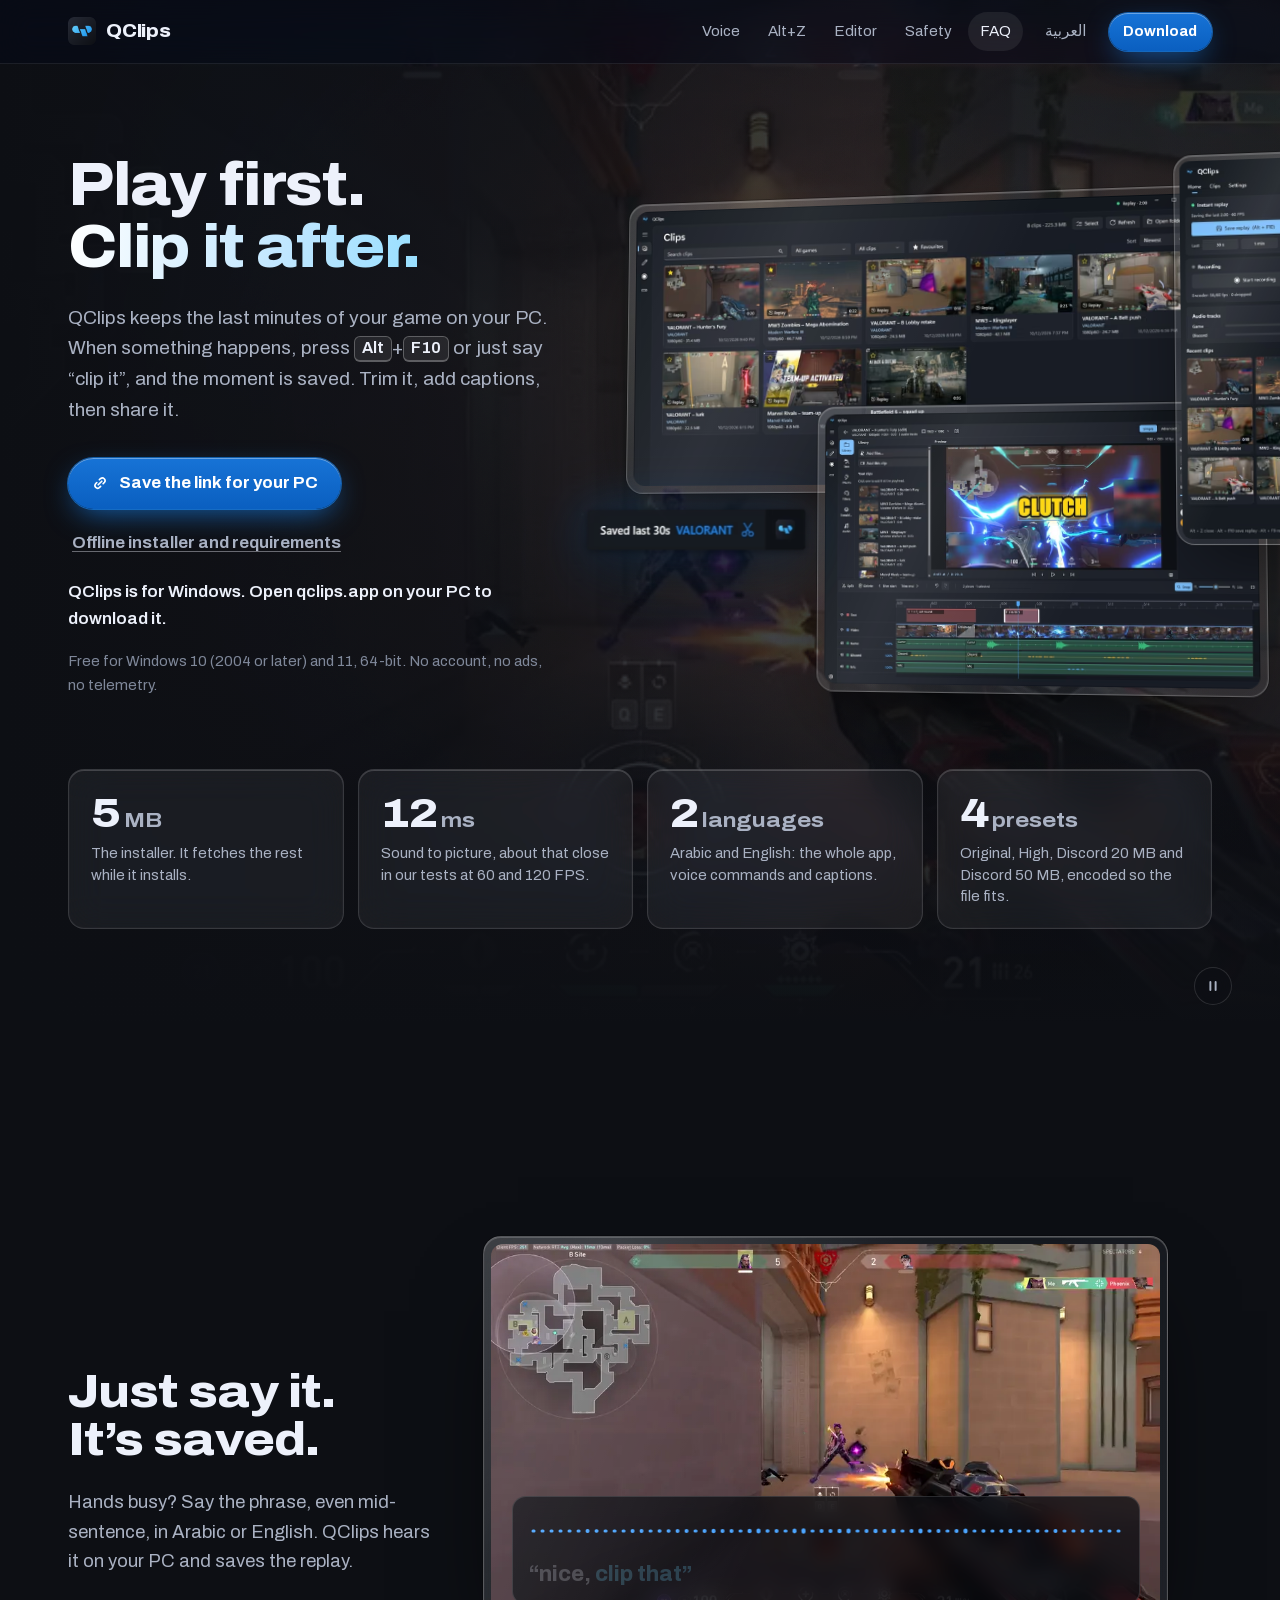
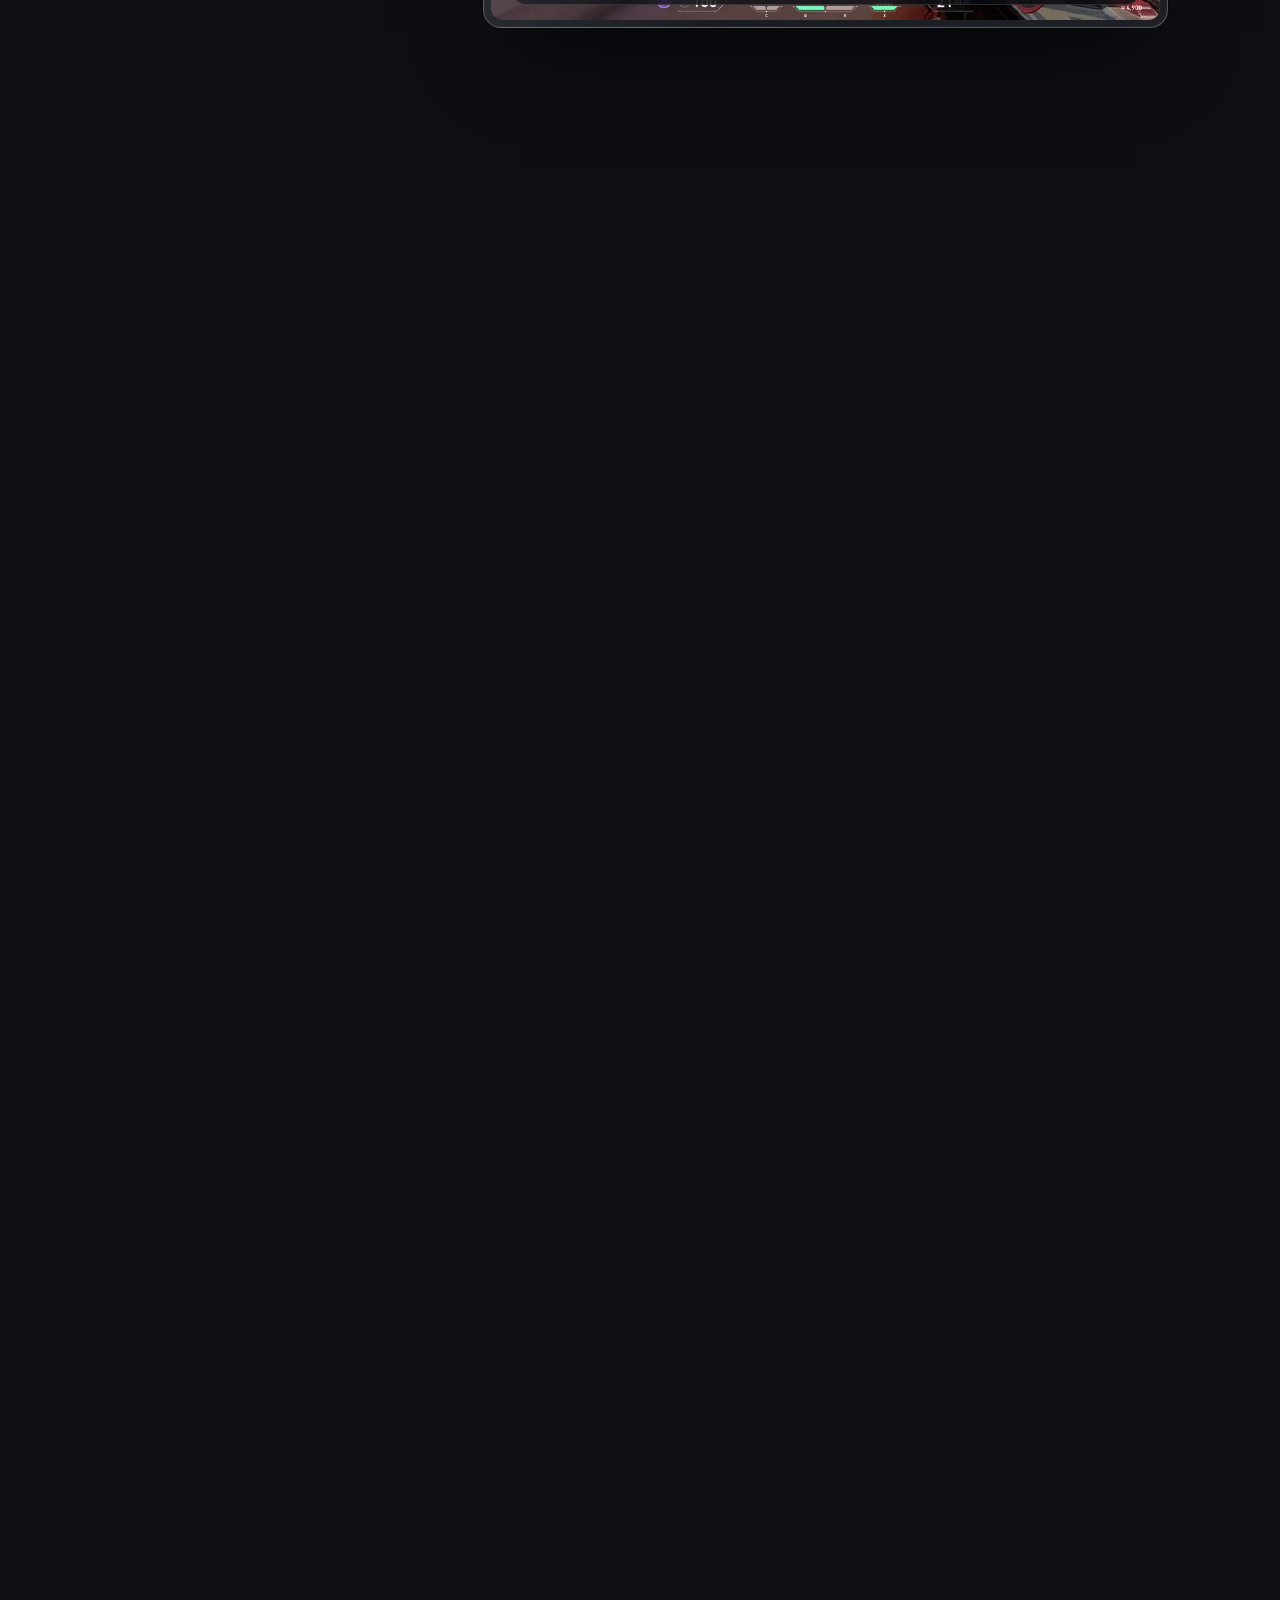
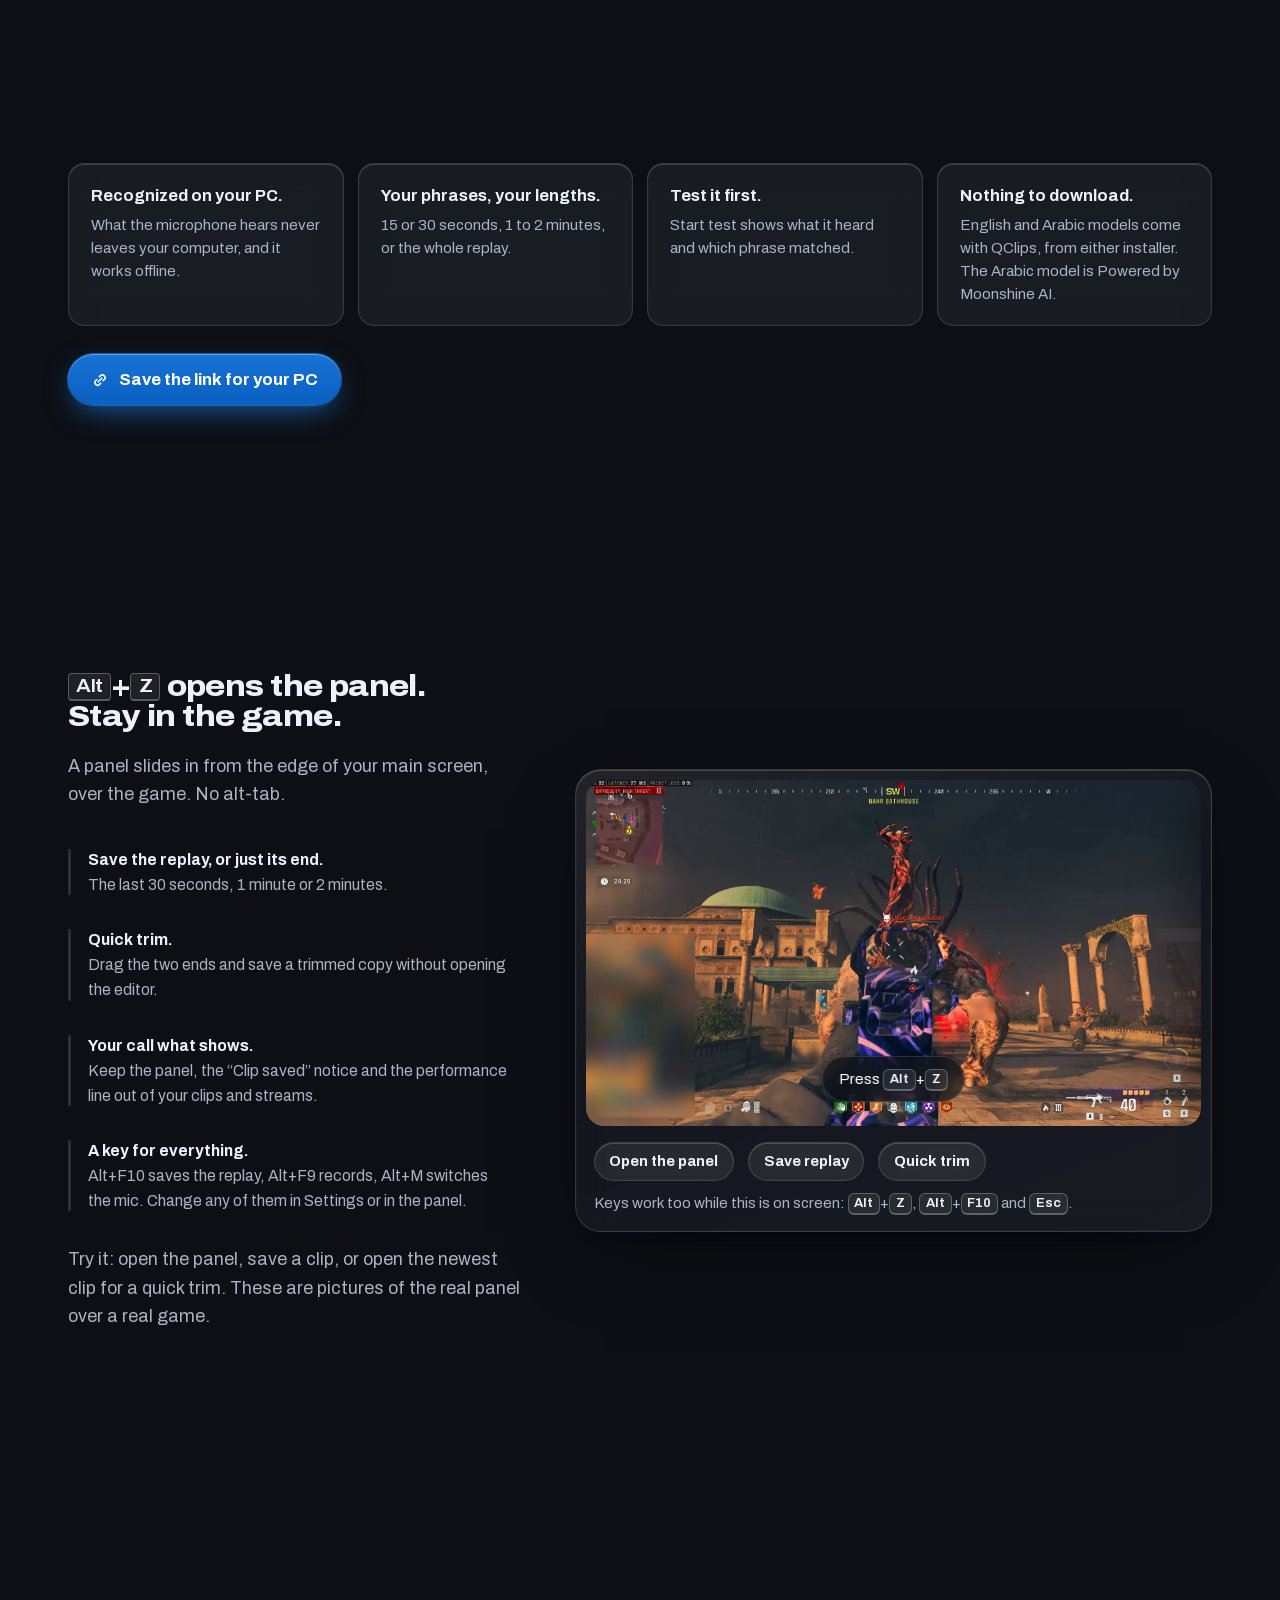
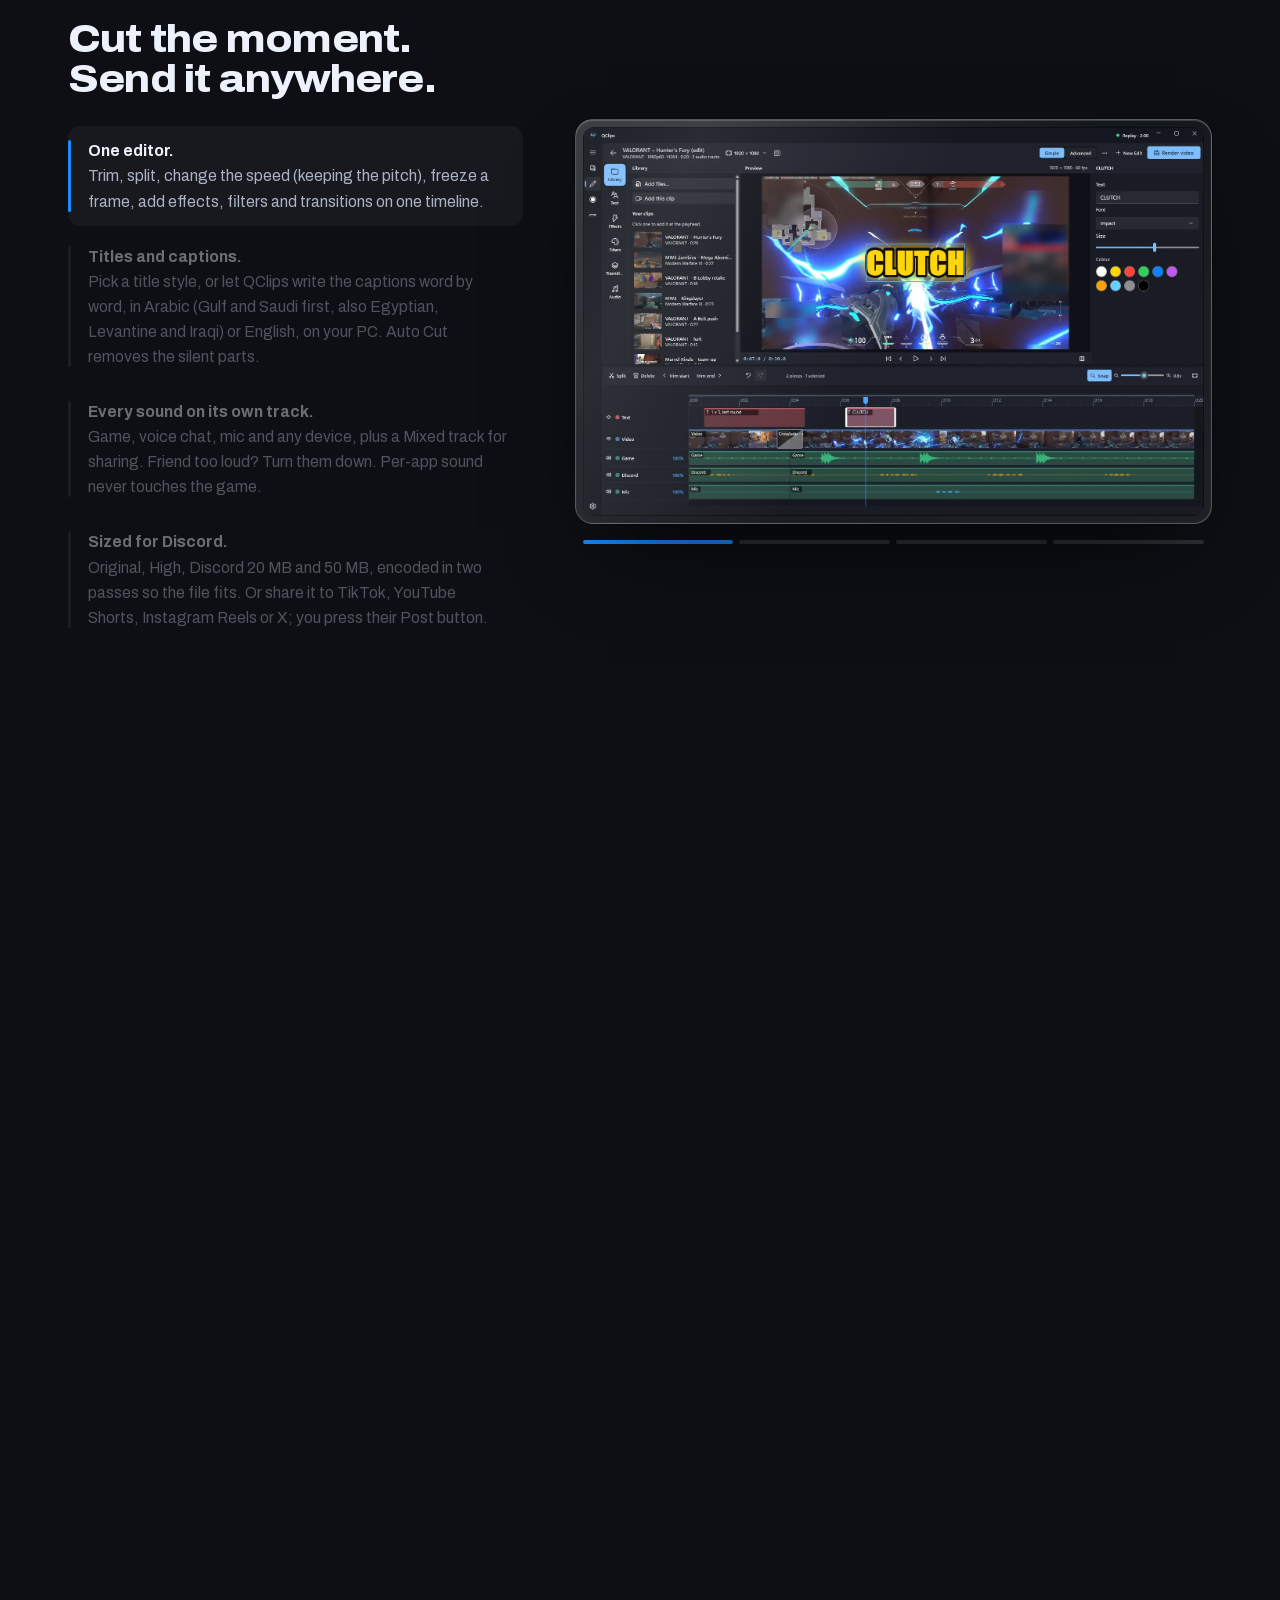
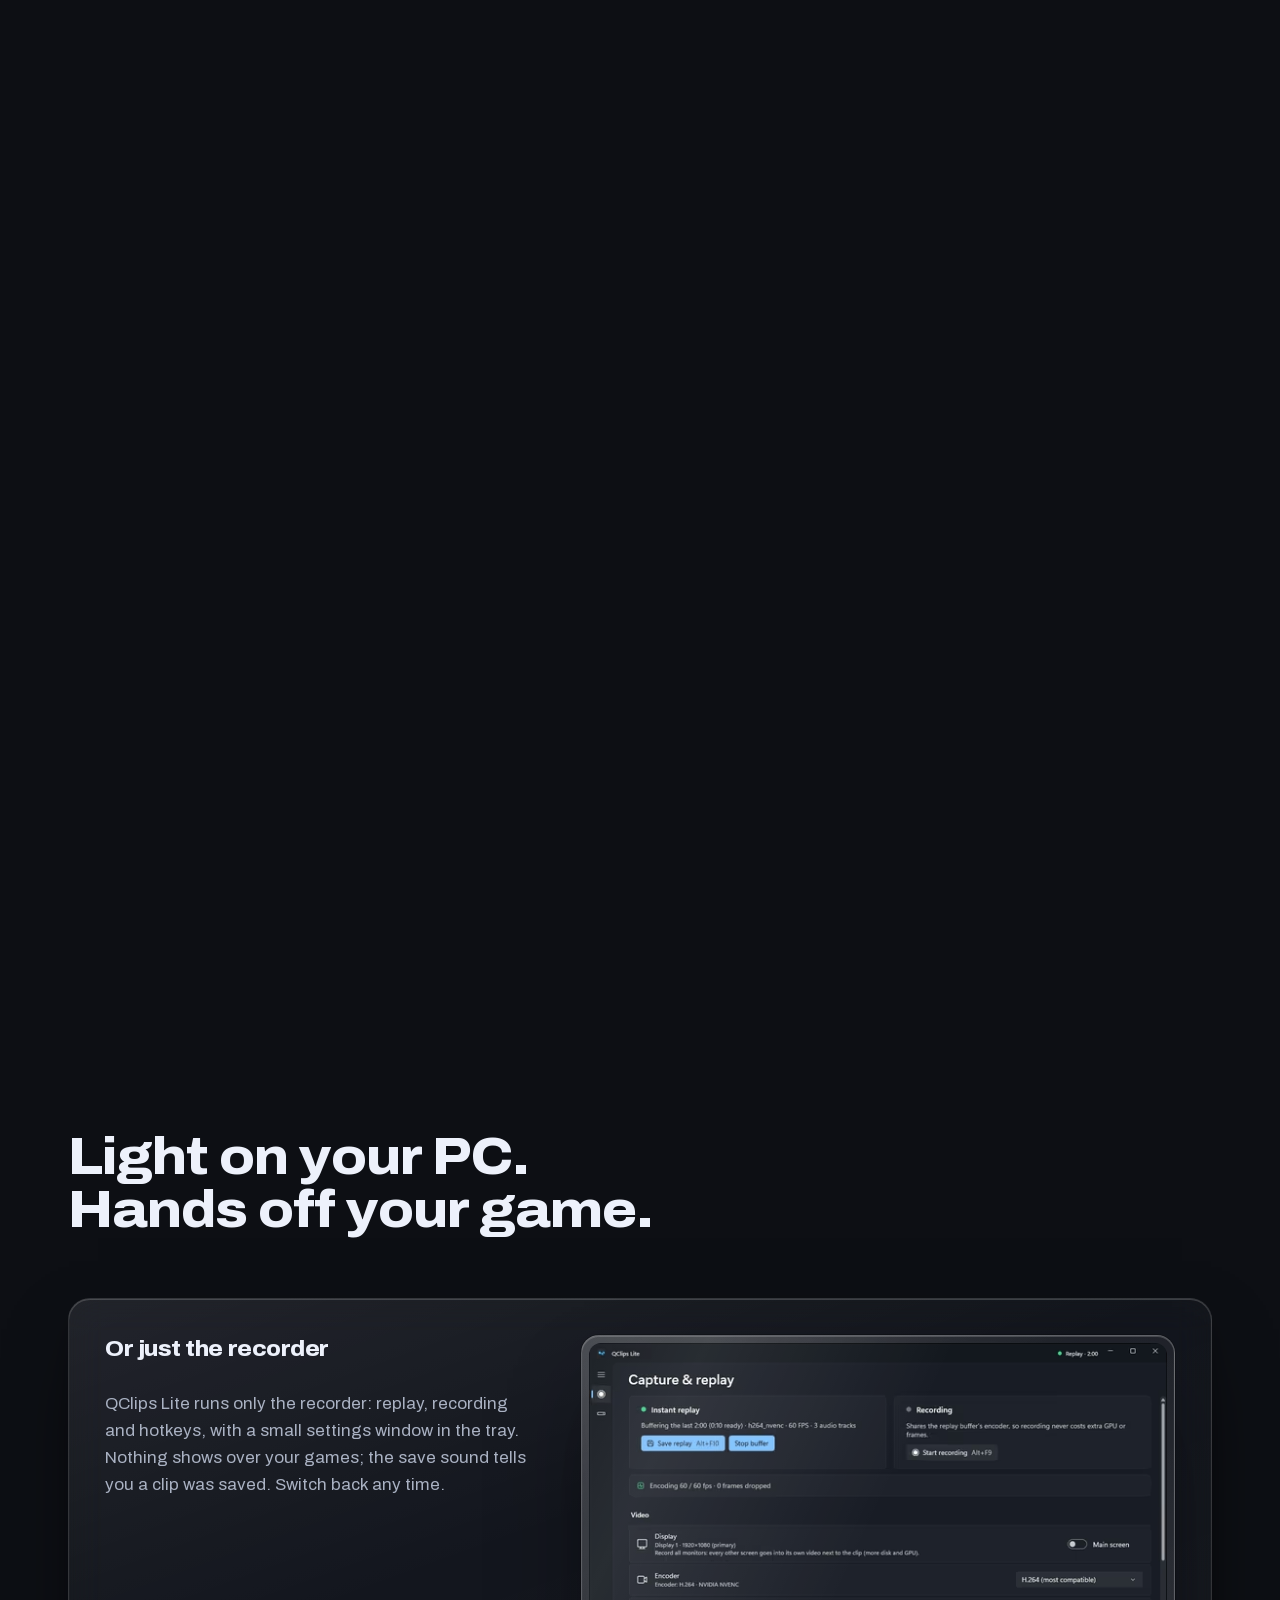
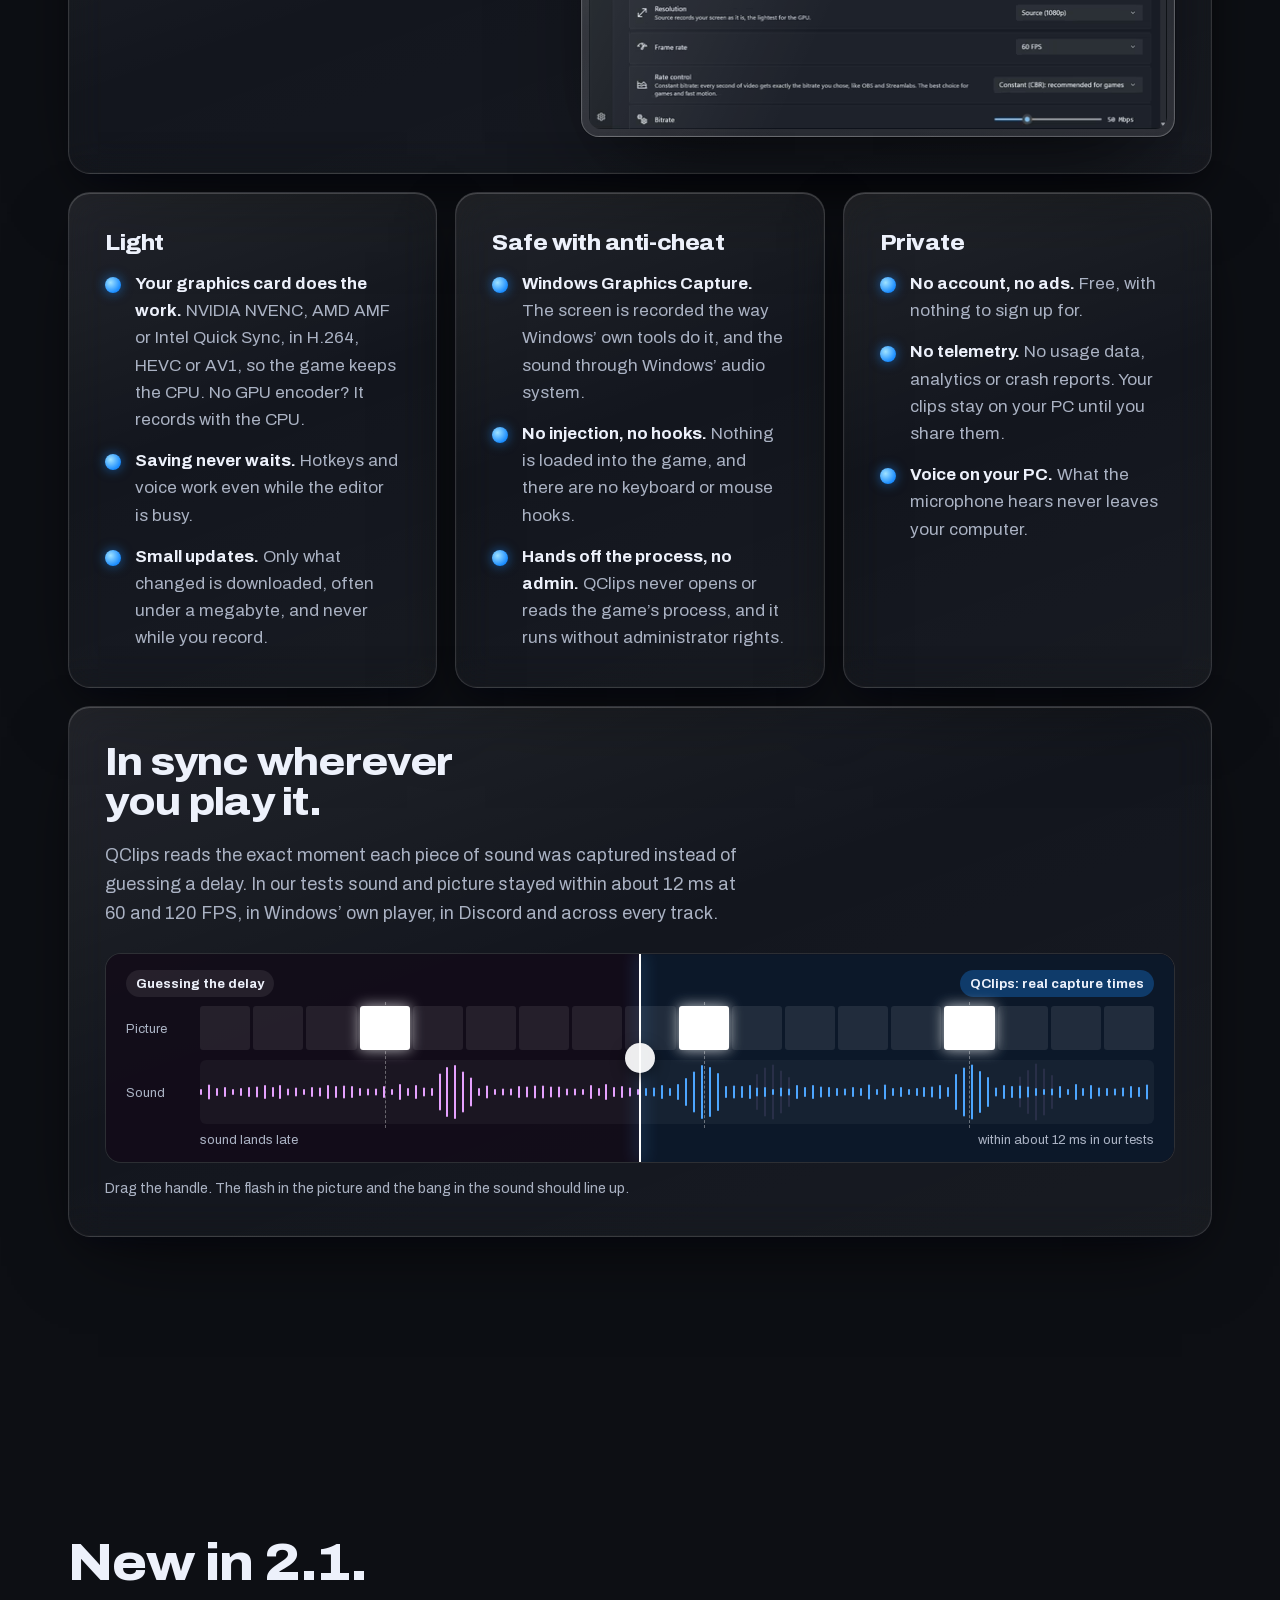
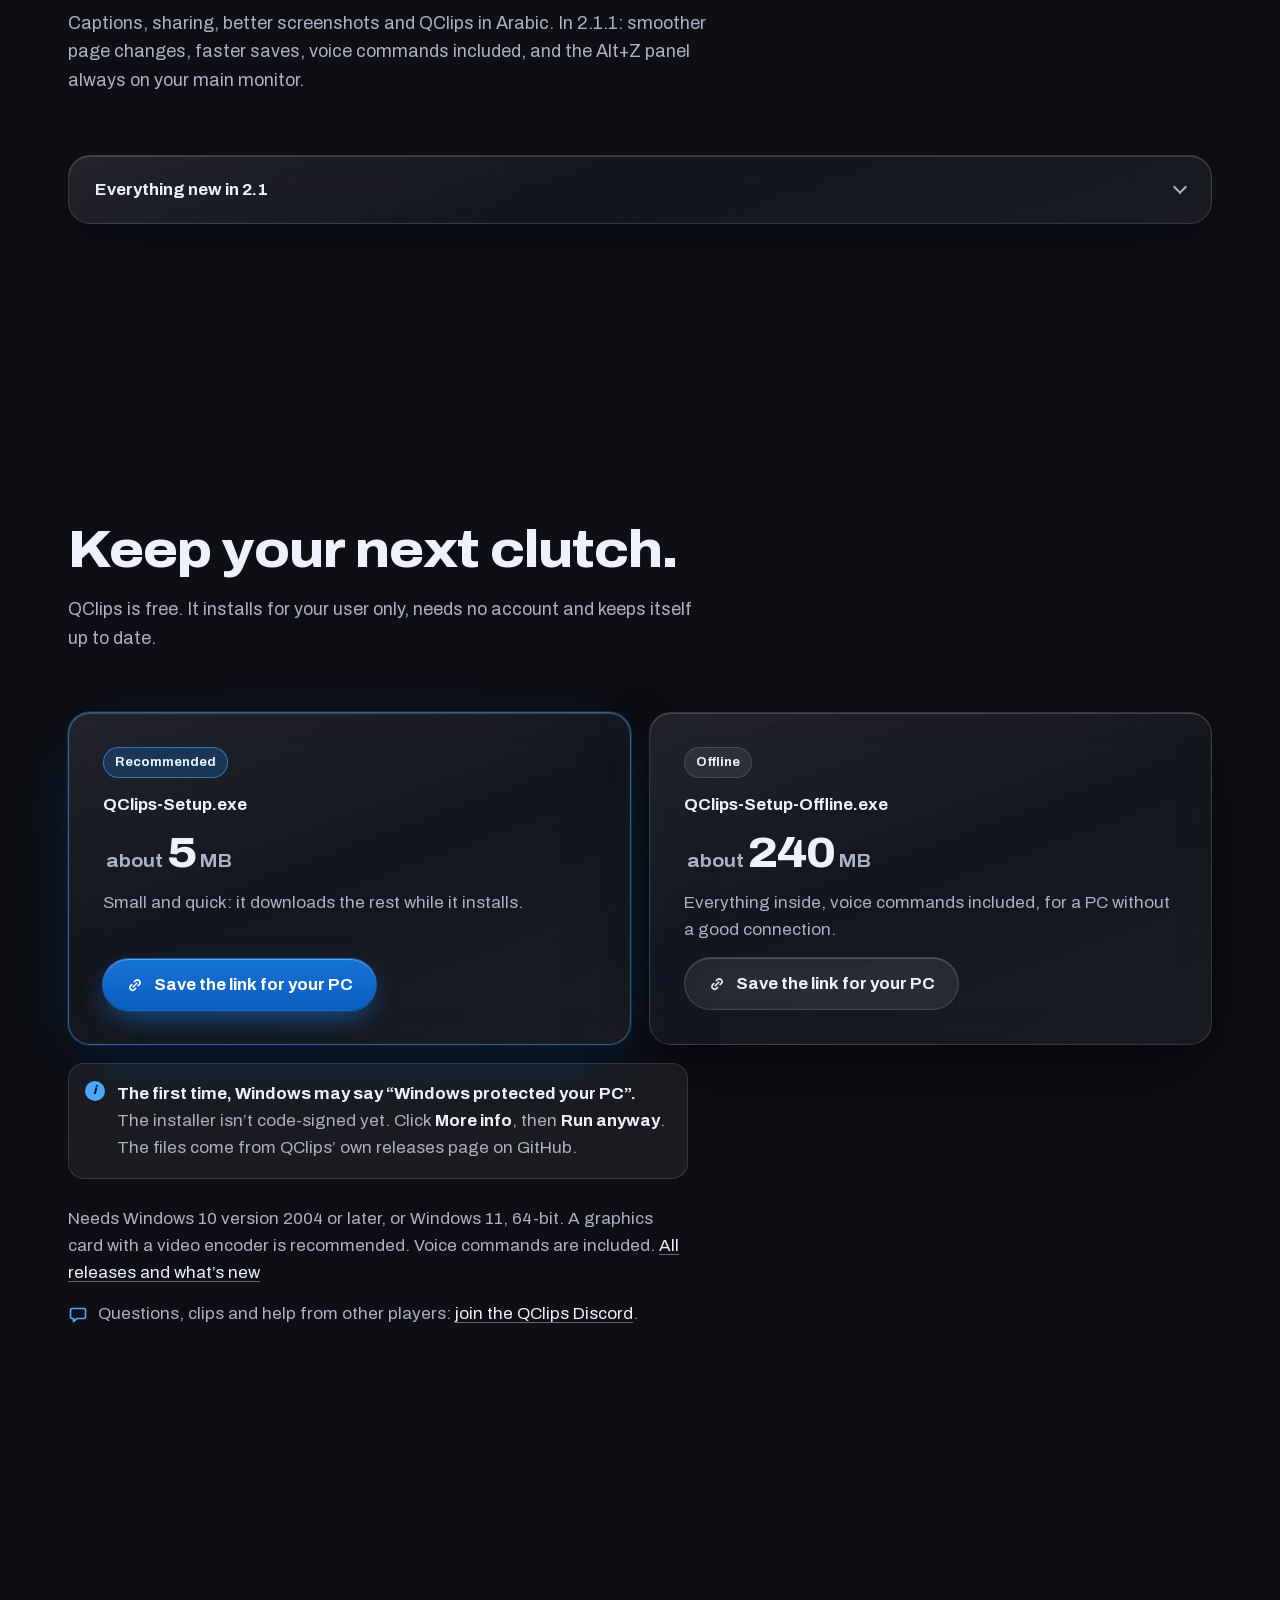
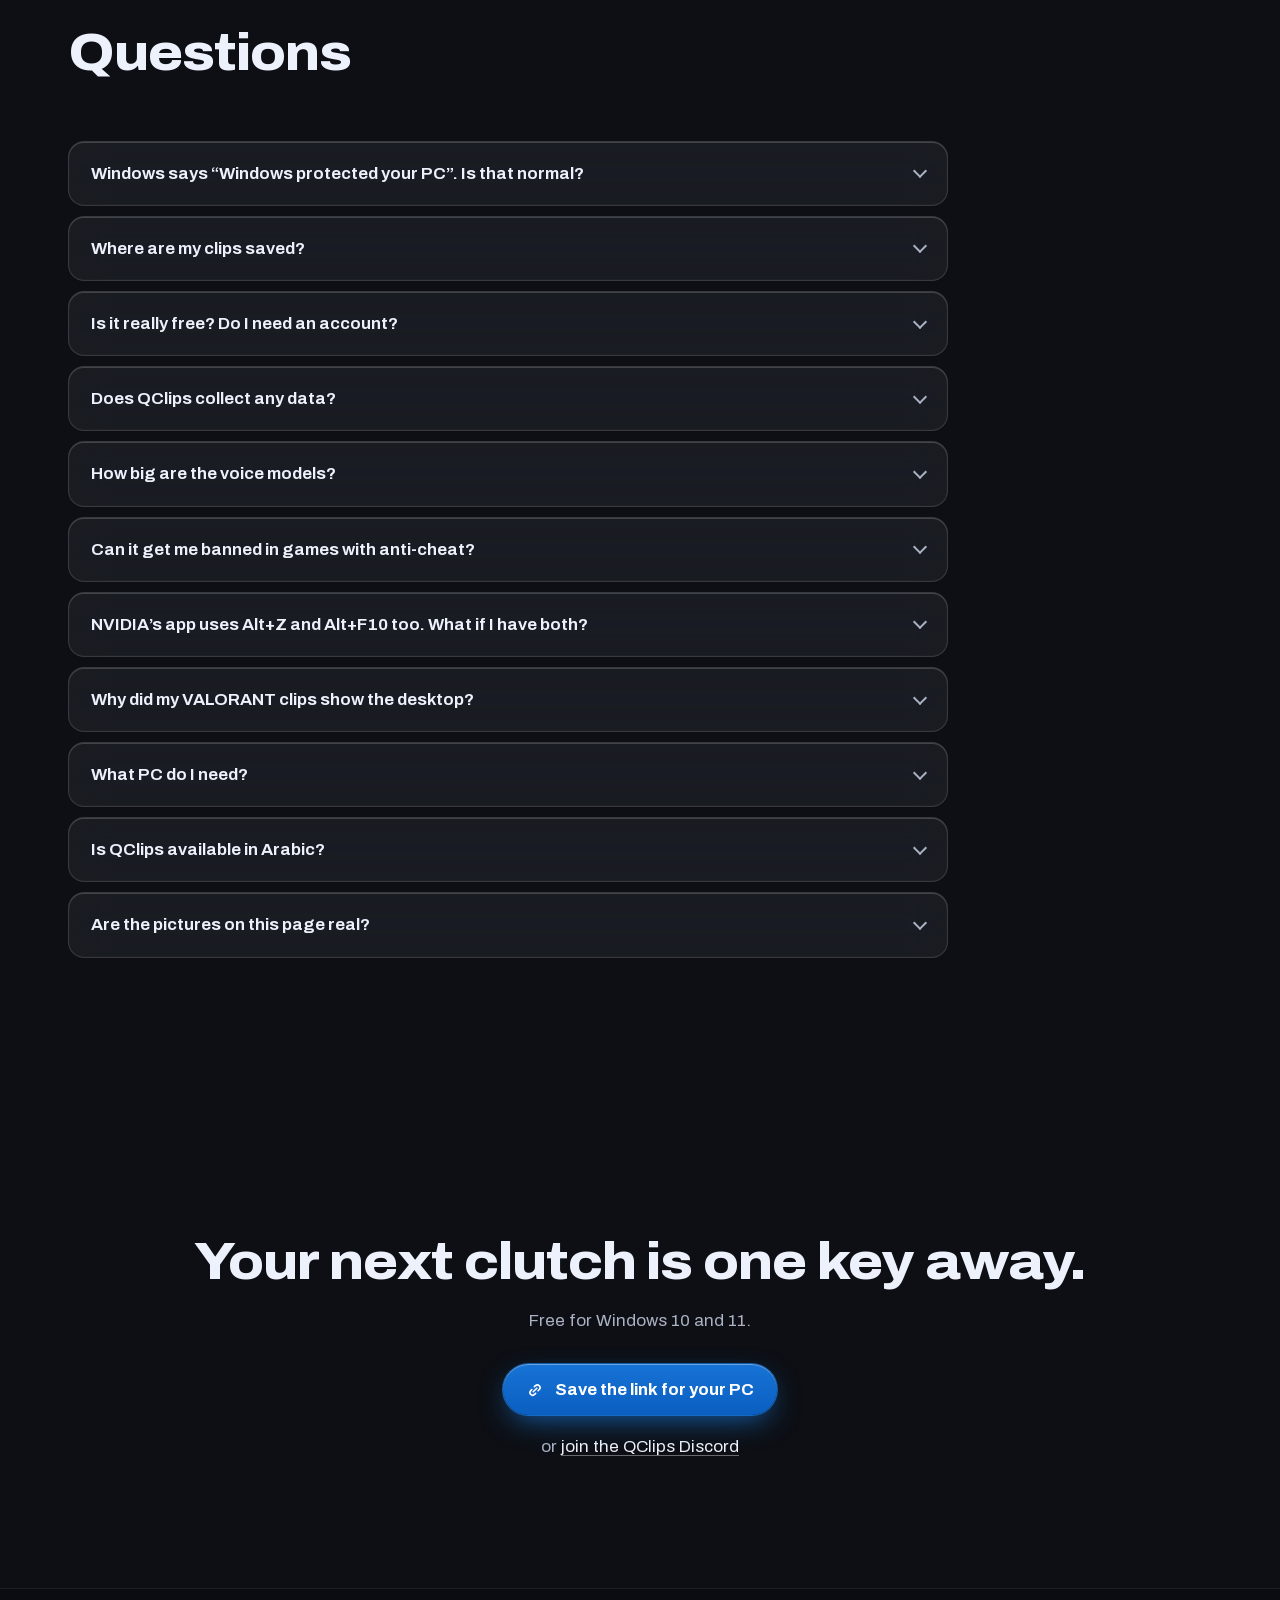
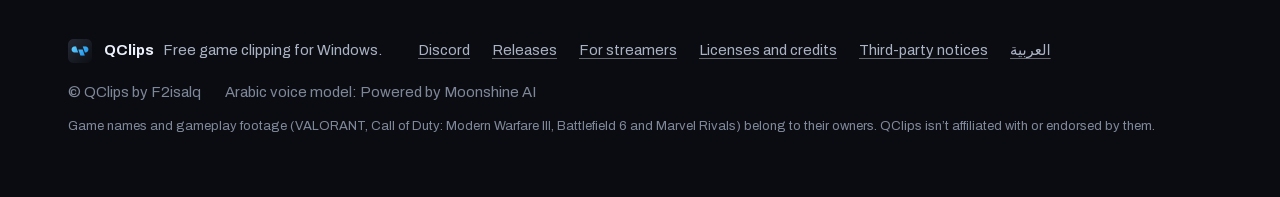
<file: index.html>
<!doctype html>
<html lang="en" dir="ltr">
<head>
<meta charset="utf-8">
<meta name="viewport" content="width=device-width, initial-scale=1">
<title>QClips: play first, clip it after. Free game clipping for Windows</title>
<meta name="description" content="QClips keeps the last minutes of your game on your PC. Press Alt+F10 or say “clip it” and the moment is saved, in Arabic or English. Trim it, add captions and share it to Discord, TikTok, YouTube, Instagram or X. Free, no account, no telemetry.">
<meta name="theme-color" content="#0d0f14">
<meta name="color-scheme" content="dark">
<link rel="icon" href="favicon.ico" sizes="any">
<link rel="icon" href="favicon.svg" type="image/svg+xml">
<link rel="icon" href="favicon-32.png" type="image/png" sizes="32x32">
<link rel="apple-touch-icon" href="apple-touch-icon.png">
<link rel="alternate" hreflang="en" href="./">
<link rel="alternate" hreflang="ar" href="ar/">
<meta property="og:title" content="QClips: play first, clip it after">
<meta property="og:description" content="Free game clipping for Windows. It keeps the last minutes of your game; say “clip it” or press a key to save the moment, then trim it for Discord.">
<meta property="og:type" content="website">
<meta property="og:image" content="img/og.jpg">
<link rel="preload" href="fonts/archivo.woff2" as="font" type="font/woff2" crossorigin>
<link rel="stylesheet" href="css/site.css">
<link rel="stylesheet" href="css/cine.css">
<script src="js/site.js" defer></script>
<script src="js/vendor/gsap.min.js" defer></script>
<script src="js/vendor/ScrollTrigger.min.js" defer></script>
<script src="js/cine.js" defer></script>
</head>
<body>
<a class="skip" href="#main">Skip to content</a>
<div class="aurora" aria-hidden="true"><i class="a1"></i><i class="a2"></i><i class="a3"></i><i class="a4"></i></div>

<header class="site-header">
  <div class="wrap">
    <a class="brand" href="./" aria-label="QClips home"><img src="img/logo.png" alt="" width="28" height="28">QClips</a>
    <nav class="nav" id="nav" aria-label="Main">
      <a href="#say">Voice</a>
      <a href="#overlay">Alt+Z</a>
      <a href="#editor">Editor</a>
      <a href="#safe">Safety</a>
      <a href="#faq">FAQ</a>
    </nav>
    <a class="lang" href="ar/" hreflang="ar" lang="ar">العربية</a>
    <a class="btn primary sm" href="#download">Download</a>
    <button class="menu-btn" type="button" aria-controls="nav" aria-expanded="false" aria-label="Menu">
      <svg viewBox="0 0 20 20" aria-hidden="true"><path d="M3 6h14M3 14h14" stroke="currentColor" stroke-width="1.8" stroke-linecap="round"/></svg>
    </button>
  </div>
</header>

<main id="main">

<!-- Hero: the real app, layered in depth -->
<section class="hero" aria-labelledby="hero-title">
  <div class="hero-film" aria-hidden="true">
    <video id="heroFilm" muted loop playsinline preload="none" poster="overlay/clip-poster.webp" width="854" height="480"><source src="overlay/clip.mp4" type="video/mp4"></video>
  </div>
  <button class="film-toggle" id="filmToggle" type="button" aria-pressed="false" data-pause="Pause the background video" data-play="Play the background video" aria-label="Pause the background video">
    <svg class="ic-pause" viewBox="0 0 16 16" aria-hidden="true"><path d="M5 3.5v9M11 3.5v9" stroke="currentColor" stroke-width="2.2" stroke-linecap="round"/></svg>
    <svg class="ic-play" viewBox="0 0 16 16" aria-hidden="true"><path d="M5 3.2v9.6L12.5 8z" fill="currentColor"/></svg>
  </button>
  <div class="wrap">
    <div class="hero-grid">
      <div class="hero-copy">
        <h1 id="hero-title"><span class="l"><span class="m">Play first.</span></span> <span class="l"><span class="m">Clip it after.</span></span></h1>
        <p class="lead">QClips keeps the last minutes of your game on your PC. When something happens, press <span class="keys"><kbd>Alt</kbd>+<kbd>F10</kbd></span> or just say “clip it”, and the moment is saved. Trim it, add captions, then share it.</p>
        <div class="cta">
          <a class="btn primary" href="https://github.com/F2isalq/QClips-Releases/releases/latest/download/QClips-Setup.exe">
            <svg viewBox="0 0 20 20" aria-hidden="true"><path d="M10 3v10m0 0l-4-4m4 4l4-4M4 16h12" fill="none" stroke="currentColor" stroke-width="1.9" stroke-linecap="round" stroke-linejoin="round"/></svg>
            Download for Windows <small>5 MB</small></a>
          <a class="cta-link" href="#download">Offline installer and requirements</a>
        </div>
        <p class="fine">Free for Windows 10 (2004 or later) and 11, 64&#8209;bit. No account, no ads, no telemetry.</p>
      </div>

      <div class="stack" role="img" aria-label="Screenshots of QClips: the clip library, the editor with a big “CLUTCH” title over a clip, the Alt+Z panel and the “Saved last 30s” notification.">
        <div class="stack-in" id="stack">
          <div class="layer l-main"><div class="px" data-depth="30"><div class="screen">
            <picture><source type="image/avif" srcset="img/library-800.avif 793w, img/library-1600.avif 1586w" sizes="(max-width: 1060px) 86vw, 640px"><img src="img/library-800.webp" srcset="img/library-800.webp 793w, img/library-1600.webp 1586w" sizes="(max-width: 1060px) 86vw, 640px" width="1586" height="780" alt="" fetchpriority="high"></picture>
          </div></div></div>
          <div class="layer l-ed"><div class="px" data-depth="70"><div class="screen">
            <picture><source type="image/avif" srcset="img/editor-simple-800.avif 793w, img/editor-simple-1600.avif 1586w" sizes="(max-width: 1060px) 66vw, 480px"><img src="img/editor-simple-800.webp" srcset="img/editor-simple-800.webp 793w, img/editor-simple-1600.webp 1586w" sizes="(max-width: 1060px) 66vw, 480px" width="1586" height="993" alt=""></picture>
          </div></div></div>
          <div class="layer l-az"><div class="px" data-depth="110"><div class="screen">
            <picture><source type="image/avif" srcset="img/altz-panel-1x.avif 1x, img/altz-panel-2x.avif 2x"><img src="img/altz-panel-1x.webp" srcset="img/altz-panel-1x.webp 1x, img/altz-panel-2x.webp 2x" width="419" height="1080" alt=""></picture>
          </div></div></div>
          <div class="layer l-toast"><div class="px" data-depth="150"><span class="chip">
            <picture><source type="image/avif" srcset="img/toast.avif"><img src="img/toast.webp" srcset="img/toast.webp" width="344" height="84" alt=""></picture>
          </span></div></div>
        </div>
      </div>
    </div>

    <ul class="facts" aria-label="QClips in numbers">
      <li class="stat" data-reveal style="--i:0"><b><span class="num" data-count="5">5</span><small>MB</small></b><span>The installer. It fetches the rest while it installs.</span></li>
      <li class="stat" data-reveal style="--i:1"><b><span class="num" data-count="12">12</span><small>ms</small></b><span>Sound to picture, about that close in our tests at 60 and 120 FPS.</span></li>
      <li class="stat" data-reveal style="--i:2"><b><span class="num" data-count="2">2</span><small>languages</small></b><span>Arabic and English: the whole app, voice commands and captions.</span></li>
      <li class="stat" data-reveal style="--i:3"><b><span class="num" data-count="4">4</span><small>presets</small></b><span>Original, High, Discord 20 MB and Discord 50 MB, encoded so the file fits.</span></li>
    </ul>
  </div>
</section>

<!-- Say it, save it: the phrase is heard on the PC and the clip is saved (pinned, scroll plays it) -->
<section class="say" id="say" aria-labelledby="say-title">
  <div class="say-pin">
    <div class="wrap say-grid">
      <div class="say-copy">
        <h2 id="say-title"><span class="l"><span class="m">Just say it.</span></span> <span class="l"><span class="m">It’s saved.</span></span></h2>
        <p>Hands busy? Say the phrase, even mid-sentence, in Arabic or English. QClips hears it on your PC and saves the replay.</p>
      </div>
      <div class="say-stage" aria-hidden="true">
        <div class="screen say-lib"><picture><source type="image/avif" srcset="img/library-800.avif 793w, img/library-1600.avif 1586w" sizes="(max-width: 900px) 80vw, 560px"><img src="img/library-800.webp" srcset="img/library-800.webp 793w, img/library-1600.webp 1586w" sizes="(max-width: 900px) 80vw, 560px" width="1586" height="780" loading="lazy" decoding="async" alt=""></picture></div>
        <div class="screen say-screen">
          <div class="say-frame">
            <video id="sayFilm" muted loop playsinline preload="none" poster="overlay/clip-poster.webp" width="854" height="480"><source src="overlay/clip.mp4" type="video/mp4"></video>
            <div class="say-toast"><img src="img/toast.webp" width="344" height="84" alt=""></div>
            <div class="say-mic">
              <canvas class="say-wave" id="sayWave" width="640" height="96"></canvas>
              <p class="say-words"><span>“nice,</span> <span class="hot">clip</span> <span class="hot">that”</span></p>
              <p class="say-heard">Heard on your PC · Saved last 30 s</p>
            </div>
          </div>
        </div>
      </div>
    </div>
  </div>
  <div class="wrap">
    <ul class="say-facts">
      <li data-reveal style="--i:0"><b>Recognized on your PC.</b> What the microphone hears never leaves your computer, and it works offline.</li>
      <li data-reveal style="--i:1"><b>Your phrases, your lengths.</b> 15 or 30 seconds, 1 to 2 minutes, or the whole replay.</li>
      <li data-reveal style="--i:2"><b>Test it first.</b> Start test shows what it heard and which phrase matched.</li>
      <li data-reveal style="--i:3"><b>Nothing to download.</b> English and Arabic models come with QClips, from either installer. The Arabic model is Powered by Moonshine AI.</li>
    </ul>
    <div class="mid-cta" data-reveal><a class="btn primary" href="https://github.com/F2isalq/QClips-Releases/releases/latest/download/QClips-Setup.exe"><svg viewBox="0 0 20 20" aria-hidden="true"><path d="M10 3v10m0 0l-4-4m4 4l4-4M4 16h12" fill="none" stroke="currentColor" stroke-width="1.9" stroke-linecap="round" stroke-linejoin="round"/></svg> Download for Windows <small>5 MB</small></a></div>
  </div>
</section>

<!-- Alt+Z: the headline and points beside the real panel over a real game, which you can play with -->
<section class="sec azs" id="overlay" aria-labelledby="overlay-title">
  <div class="wrap try-grid">
    <div class="azs-copy" data-reveal>
      <h2 id="overlay-title"><span class="l"><span class="m"><span class="keys"><kbd>Alt</kbd>+<kbd>Z</kbd></span> opens the panel.</span></span> <span class="l"><span class="m">Stay in the game.</span></span></h2>
        <p>A panel slides in from the edge of your main screen, over the game. No alt-tab.</p>
        <ul class="azs-points">
          <li><b>Save the replay, or just its end.</b> The last 30 seconds, 1 minute or 2 minutes.</li>
          <li><b>Quick trim.</b> Drag the two ends and save a trimmed copy without opening the editor.</li>
          <li><b>Your call what shows.</b> Keep the panel, the “Clip saved” notice and the performance line out of your clips and streams.</li>
          <li><b>A key for everything.</b> Alt+F10 saves the replay, Alt+F9 records, Alt+M switches the mic. Change any of them in Settings or in the panel.</li>
        </ul>
      <p class="try-hint">Try it: open the panel, save a clip, or open the newest clip for a quick trim. These are pictures of the real panel over a real game.</p>
    </div>
    <div class="glass az" data-reveal>
      <div class="az-screen" id="azScreen">
        <img class="az-game" src="img/altz-scene-960.webp" srcset="img/altz-scene-960.webp 960w, img/altz-scene-1920.webp 1920w" sizes="(max-width: 1240px) 94vw, 1180px" width="1920" height="1080" loading="lazy" decoding="async" alt="">
        <div class="az-player" aria-hidden="true"><img src="img/altz-player-1x.webp" srcset="img/altz-player-1x.webp 1x, img/altz-player-2x.webp 2x" width="1609" height="1080" loading="lazy" decoding="async" alt=""></div>
        <div class="az-panel" aria-hidden="true"><img src="img/altz-panel-1x.webp" srcset="img/altz-panel-1x.webp 1x, img/altz-panel-2x.webp 2x" width="419" height="1080" loading="lazy" decoding="async" alt=""></div>
        <div class="az-toast" aria-hidden="true"><img src="img/toast.webp" srcset="img/toast.webp" width="344" height="84" loading="lazy" decoding="async" alt=""></div>
        <p class="az-hint" aria-hidden="true">Press <kbd>Alt</kbd>+<kbd>Z</kbd></p>
      </div>
      <div class="az-ctl">
        <button class="btn ghost sm" id="azBtn" type="button" aria-pressed="false"><span>Open the panel</span></button>
        <button class="btn ghost sm" id="azSave" type="button">Save replay</button>
        <button class="btn ghost sm" id="azTrim" type="button" aria-pressed="false">Quick trim</button>
        <span>Keys work too while this is on screen: <kbd>Alt</kbd>+<kbd>Z</kbd>, <kbd>Alt</kbd>+<kbd>F10</kbd> and <kbd>Esc</kbd>.</span>
      </div>
      <p class="sr-only" role="status" aria-live="polite" id="azStatus"></p>
    </div>
  </div>
</section>

<!-- The editor: scroll walks through the real editor, one part at a time -->
<section class="eds" id="editor" aria-labelledby="editor-title">
  <div class="eds-pin">
    <div class="wrap eds-grid">
      <div class="eds-copy">
        <h2 id="editor-title"><span class="l"><span class="m">Cut the moment.</span></span> <span class="l"><span class="m">Send it anywhere.</span></span></h2>
        <ol class="eds-steps">
          <li class="on"><b>One editor.</b> Trim, split, change the speed (keeping the pitch), freeze a frame, add effects, filters and transitions on one timeline.
            <span class="eds-img"><img src="img/editor-simple-800.webp" srcset="img/editor-simple-800.webp 793w, img/editor-simple-1600.webp 1586w" sizes="92vw" width="1586" height="993" loading="lazy" decoding="async" alt="The QClips editor: a “CLUTCH” title over a VALORANT clip at Sova’s Hunter’s Fury, a lower third, and a timeline with a cut, a crossfade and the audio tracks."></span></li>
          <li><b>Titles and captions.</b> Pick a title style, or let QClips write the captions word by word, in Arabic (Gulf and Saudi first, also Egyptian, Levantine and Iraqi) or English, on your PC. Auto Cut removes the silent parts.
            <span class="eds-img"><img src="img/editor-text-800.webp" srcset="img/editor-text-800.webp 793w, img/editor-text-1600.webp 1586w" sizes="92vw" width="1586" height="993" loading="lazy" decoding="async" alt="The editor’s Text panel: titles, lower thirds, kill feeds and subtitles, ready to drop on the clip."></span></li>
          <li id="audio"><b>Every sound on its own track.</b> Game, voice chat, mic and any device, plus a Mixed track for sharing. Friend too loud? Turn them down. Per-app sound never touches the game.
            <span class="eds-img"><img src="img/editor-advanced-800.webp" srcset="img/editor-advanced-800.webp 793w, img/editor-advanced-1600.webp 1586w" sizes="92vw" width="1586" height="993" loading="lazy" decoding="async" alt="The editor with keyframes on the video and the Text, Video, Mixed, Game, Discord and Mic tracks."></span></li>
          <li><b>Sized for Discord.</b> Original, High, Discord 20 MB and 50 MB, encoded in two passes so the file fits. Or share it to TikTok, YouTube Shorts, Instagram Reels or X; you press their Post button.
            <span class="eds-img"><img src="img/render-800.webp" srcset="img/render-800.webp 793w, img/render-1600.webp 1586w" sizes="92vw" width="1586" height="993" loading="lazy" decoding="async" alt="The Render video dialog with the Original, High, Discord 20 MB and Discord 50 MB presets."></span></li>
        </ol>
      </div>
      <div class="eds-stage" aria-hidden="true">
        <div class="screen eds-screen">
          <div class="eds-frames">
            <img class="on" src="img/editor-simple-1600.webp" srcset="img/editor-simple-800.webp 793w, img/editor-simple-1600.webp 1586w" sizes="(max-width: 1240px) 56vw, 700px" width="1586" height="993" loading="lazy" decoding="async" alt="">
            <img src="img/editor-text-1600.webp" srcset="img/editor-text-800.webp 793w, img/editor-text-1600.webp 1586w" sizes="(max-width: 1240px) 56vw, 700px" width="1586" height="993" loading="lazy" decoding="async" alt="">
            <img src="img/editor-advanced-1600.webp" srcset="img/editor-advanced-800.webp 793w, img/editor-advanced-1600.webp 1586w" sizes="(max-width: 1240px) 56vw, 700px" width="1586" height="993" loading="lazy" decoding="async" alt="">
            <img src="img/render-1600.webp" srcset="img/render-800.webp 793w, img/render-1600.webp 1586w" sizes="(max-width: 1240px) 56vw, 700px" width="1586" height="993" loading="lazy" decoding="async" alt="">
          </div>
        </div>
        <div class="eds-rail"><i class="on"></i><i></i><i></i><i></i></div>
      </div>
    </div>
  </div>
</section>


<!-- Light, private, safe: what QClips never does to your game or your PC -->
<section class="sec safe" id="safe" aria-labelledby="safe-title">
  <div class="wrap">
    <div class="sec-head" data-reveal>
      <h2 id="safe-title"><span class="l"><span class="m">Light on your PC.</span></span> <span class="l"><span class="m">Hands off your game.</span></span></h2>
    </div>
    <div class="safe-grid">
      <div class="glass panel safe-lite" data-reveal style="--i:0">
        <h3>Or just the recorder</h3>
        <p>QClips Lite runs only the recorder: replay, recording and hotkeys, with a small settings window in the tray. Nothing shows over your games; the save sound tells you a clip was saved. Switch back any time.</p>
        <div class="screen"><picture><source type="image/avif" srcset="img/lite-800.avif 593w, img/lite-1600.avif 1186w" sizes="(max-width: 900px) 90vw, 560px"><img src="img/lite-800.webp" srcset="img/lite-800.webp 593w, img/lite-1600.webp 1186w" sizes="(max-width: 900px) 90vw, 560px" width="1186" height="793" loading="lazy" decoding="async" alt="QClips Lite: the recorder’s settings window with Instant replay, Recording and the video settings."></picture></div>
      </div>
      <div class="glass panel" data-reveal style="--i:1">
        <h3>Light</h3>
        <ul class="ticks">
          <li><b>Your graphics card does the work.</b> NVIDIA NVENC, AMD AMF or Intel Quick Sync, in H.264, HEVC or AV1, so the game keeps the CPU. No GPU encoder? It records with the CPU.</li>
          <li><b>Saving never waits.</b> Hotkeys and voice work even while the editor is busy.</li>
          <li><b>Small updates.</b> Only what changed is downloaded, often under a megabyte, and never while you record.</li>
        </ul>
      </div>
      <div class="glass panel" data-reveal style="--i:2">
        <h3>Safe with anti-cheat</h3>
        <ul class="ticks">
          <li><b>Windows Graphics Capture.</b> The screen is recorded the way Windows’ own tools do it, and the sound through Windows’ audio system.</li>
          <li><b>No injection, no hooks.</b> Nothing is loaded into the game, and there are no keyboard or mouse hooks.</li>
          <li><b>Hands off the process, no admin.</b> QClips never opens or reads the game’s process, and it runs without administrator rights.</li>
        </ul>
      </div>
      <div class="glass panel" data-reveal style="--i:3">
        <h3>Private</h3>
        <ul class="ticks">
          <li><b>No account, no ads.</b> Free, with nothing to sign up for.</li>
          <li><b>No telemetry.</b> No usage data, analytics or crash reports. Your clips stay on your PC until you share them.</li>
          <li><b>Voice on your PC.</b> What the microphone hears never leaves your computer.</li>
        </ul>
      </div>
    </div>

    <div class="glass sync" id="sync" data-reveal>
      <div class="sec-head">
        <h2 id="sync-title"><span class="l"><span class="m">In sync wherever</span></span> <span class="l"><span class="m">you play it.</span></span></h2>
        <p>QClips reads the exact moment each piece of sound was captured instead of guessing a delay. In our tests sound and picture stayed within about 12 ms at 60 and 120 FPS, in Windows’ own player, in Discord and across every track.</p>
      </div>
      <div class="cmp" id="cmp" style="--pos:50%">
        <div class="layer before" aria-hidden="true">
          <span class="tag">Guessing the delay</span>
          <div class="g2">
            <div class="labels"><span>Picture</span><span>Sound</span></div>
            <div class="lanes">
              <div class="frames"><b></b><b></b><b></b><b class="hit"></b><b></b><b></b><b></b><b></b><b></b><b class="hit"></b><b></b><b></b><b></b><b></b><b class="hit"></b><b></b><b></b><b></b></div>
              <div class="snd" data-spike="0.264,0.598,0.876"></div>
              <i class="guide" style="--x:19.4%"></i><i class="guide" style="--x:52.8%"></i><i class="guide" style="--x:80.6%"></i>
              <span class="gap">sound lands late</span>
            </div>
          </div>
        </div>
        <div class="layer after" aria-hidden="true">
          <span class="tag">QClips: real capture times</span>
          <div class="g2">
            <div class="labels"><span>Picture</span><span>Sound</span></div>
            <div class="lanes">
              <div class="frames"><b></b><b></b><b></b><b class="hit"></b><b></b><b></b><b></b><b></b><b></b><b class="hit"></b><b></b><b></b><b></b><b></b><b class="hit"></b><b></b><b></b><b></b></div>
              <div class="snd" data-spike="0.194,0.528,0.806"></div>
              <i class="guide" style="--x:19.4%"></i><i class="guide" style="--x:52.8%"></i><i class="guide" style="--x:80.6%"></i>
              <span class="gap">within about 12 ms in our tests</span>
            </div>
          </div>
        </div>
        <div class="knob" aria-hidden="true"></div>
        <input type="range" min="0" max="100" value="50" id="cmpRange" aria-label="Compare guessing the delay (left) with real capture times (right)">
      </div>
      <p class="cap">Drag the handle. The flash in the picture and the bang in the sound should line up.</p>
    </div>
  </div>
</section>

<!-- New in 2.1 -->
<section class="sec" id="new" aria-labelledby="new-title">
  <div class="wrap">
    <div class="sec-head" data-reveal>
      <h2 id="new-title">New in 2.1.</h2>
      <p>Captions, sharing, better screenshots and QClips in Arabic. In 2.1.1: smoother page changes, faster saves, voice commands included, and the Alt+Z panel always on your main monitor.</p>
    </div>
    <details class="glass more" data-reveal>
      <summary>Everything new in 2.1</summary>
      <div class="cols2">
        <div>
          <h3>Edit and share</h3>
          <ul class="ticks">
            <li><b>Captions and subtitles.</b> The editor writes them for the whole clip, word by word, in Arabic or English, on your PC. Edit any line, pick a style, burn them in or save an .srt.</li>
            <li><b>Auto Cut.</b> One button removes the silent parts; you choose how much to keep around speech.</li>
            <li><b>Share from inside QClips.</b> TikTok, YouTube Shorts, Instagram Reels and X: trim, frame it vertically, add a title. You press the site’s own Post button; QClips never posts for you.</li>
            <li><b>Simpler render presets.</b> Original, High, Discord 20 MB and Discord 50 MB.</li>
          </ul>
        </div>
        <div>
          <h3>Around the app</h3>
          <ul class="ticks">
            <li><b>Screenshots.</b> One monitor, all of them, the window in front or a region, straight to your clipboard.</li>
            <li><b>Copy text from the screen.</b> Select an area and its text is copied, in English, Arabic and your other Windows languages.</li>
            <li><b>HDR monitors.</b> Clips look right everywhere, or record HDR10 if you want it.</li>
            <li><b>QClips in Arabic.</b> Every page, menu and the Alt+Z panel, right to left, and the installer too.</li>
            <li><b>Settings in pages</b>, the way Windows 11 does it, with search. Pause and resume a recording into the same file.</li>
          </ul>
        </div>
      </div>
      <p class="more-link"><a href="https://github.com/F2isalq/QClips-Releases/releases/latest">Full release notes</a></p>
    </details>
  </div>
</section>

<!-- Download -->
<section class="sec" id="download" aria-labelledby="dl-title">
  <div class="wrap">
    <div class="sec-head" data-reveal>
      <h2 id="dl-title">Keep your next clutch.</h2>
      <p>QClips is free. It installs for your user only, needs no account and keeps itself up to date.</p>
    </div>
    <div class="dl-grid">
      <div class="glass dl-card rec" data-reveal style="--i:0">
        <span class="badge">Recommended</span>
        <span class="fn">QClips-Setup.exe</span>
        <span class="size"><small>about</small>5<small>MB</small></span>
        <p>Small and quick: it downloads the rest while it installs.</p>
        <a class="btn primary" href="https://github.com/F2isalq/QClips-Releases/releases/latest/download/QClips-Setup.exe">
          <svg viewBox="0 0 20 20" aria-hidden="true"><path d="M10 3v10m0 0l-4-4m4 4l4-4M4 16h12" fill="none" stroke="currentColor" stroke-width="1.9" stroke-linecap="round" stroke-linejoin="round"/></svg>
          Download</a>
      </div>
      <div class="glass dl-card" data-reveal style="--i:1">
        <span class="badge" style="background:rgba(255,255,255,.08);border-color:var(--edge)">Offline</span>
        <span class="fn">QClips-Setup-Offline.exe</span>
        <span class="size"><small>about</small>240<small>MB</small></span>
        <p>Everything inside, voice commands included, for a PC without a good connection.</p>
        <a class="btn ghost" href="https://github.com/F2isalq/QClips-Releases/releases/latest/download/QClips-Setup-Offline.exe">Download offline installer</a>
      </div>
    </div>
    <p class="dl-note" id="install-note" data-reveal><b>The first time, Windows may say “Windows protected your PC”.</b> The installer isn’t code-signed yet. Click <strong>More info</strong>, then <strong>Run anyway</strong>. The files come from QClips’ own releases page on GitHub.</p>
    <p class="req" data-reveal>Needs Windows 10 version 2004 or later, or Windows 11, 64&#8209;bit. A graphics card with a video encoder is recommended. Voice commands are included. <a href="https://github.com/F2isalq/QClips-Releases/releases">All releases and what’s new</a></p>
    <p class="discord-row" data-reveal><svg viewBox="0 0 20 20" aria-hidden="true"><path d="M4 4.5h12a1.5 1.5 0 0 1 1.5 1.5v7a1.5 1.5 0 0 1-1.5 1.5H9l-3.5 3v-3H4A1.5 1.5 0 0 1 2.5 13V6A1.5 1.5 0 0 1 4 4.5z" fill="none" stroke="currentColor" stroke-width="1.7" stroke-linejoin="round"/></svg> <span>Questions, clips and help from other players: <a href="https://discord.gg/5JWv6QUvh6">join the QClips Discord</a>.</span></p>
  </div>
</section>

<!-- FAQ -->
<section class="sec faq" id="faq" aria-labelledby="faq-title">
  <div class="wrap">
    <div class="sec-head" data-reveal><h2 id="faq-title">Questions</h2></div>
    <div class="faq-list">
      <details>
        <summary>Windows says “Windows protected your PC”. Is that normal?</summary>
        <div class="a">
          <p>Yes. The installers aren’t code-signed yet, so Windows SmartScreen warns the first time. Click <strong>More info</strong>, then <strong>Run anyway</strong>.</p>
          <p>Download QClips only from this site or its GitHub releases page.</p>
        </div>
      </details>
      <details>
        <summary>Where are my clips saved?</summary>
        <div class="a">
          <p>In your Videos folder, under <code>Videos\QClips\Clips</code>, in a folder for each game or app. To keep them all in one folder instead, pick “All clips in one folder” in Settings, Storage (the game stays in the file name).</p>
          <p>Settings, Storage shows how much space they take, lets you move every clip to another drive with its edits and favourites, and can set an optional size limit (the oldest clips go to the Recycle Bin; favourites are kept).</p>
        </div>
      </details>
      <details>
        <summary>Is it really free? Do I need an account?</summary>
        <div class="a">
          <p>Yes, it’s free, with no ads and no account. There is no cloud and nothing is uploaded: your clips stay on your PC until you share them.</p>
        </div>
      </details>
      <details>
        <summary>Does QClips collect any data?</summary>
        <div class="a">
          <p>No. QClips sends no usage data, analytics or crash reports. It only goes online to check for updates, to download the captions models once if you use them, and when you share a clip to a site yourself.</p>
        </div>
      </details>
      <details>
        <summary>How big are the voice models?</summary>
        <div class="a">
          <p>About 200 MB for English and Arabic together. They come with QClips when you install it, so there is nothing to download yourself, and voice works offline.</p>
        </div>
      </details>
      <details>
        <summary>Can it get me banned in games with anti-cheat?</summary>
        <div class="a">
          <p>QClips doesn’t interact with games at all: no injection, no hooks, it never opens the game’s process and it needs no administrator rights. It records the screen with Windows Graphics Capture, the way Windows’ own tools do, and the sound through Windows’ audio system.</p>
        </div>
      </details>
      <details>
        <summary>NVIDIA’s app uses Alt+Z and Alt+F10 too. What if I have both?</summary>
        <div class="a">
          <p>Change the keys in one of them. In QClips, open Settings, Hotkeys (or the hotkeys in the Alt+Z panel), click a shortcut and press the new keys. Backspace clears one, and Restore defaults puts them all back.</p>
        </div>
      </details>
      <details id="hidden-games">
        <summary>Why did my VALORANT clips show the desktop?</summary>
        <div class="a">
          <p>Many screen recorders, and QClips before 2.1, capture the screen with Desktop Duplication, all the time. After a while of that, VALORANT’s anti-cheat hides the game’s window from every screen capture until the PC restarts, so clips show what is behind the game, usually the desktop.</p>
          <p>QClips 2.1 records with Windows Graphics Capture instead, so this no longer happens. If it already happened before you updated, restart your PC once.</p>
        </div>
      </details>
      <details>
        <summary>What PC do I need?</summary>
        <div class="a">
          <p>Windows 10 version 2004 (build 19041) or later, or Windows 11, 64&#8209;bit. A graphics card with a video encoder (NVIDIA NVENC, AMD AMF or Intel Quick Sync) is recommended; without one, QClips records with the CPU. The app takes about 250 MB, plus room for your clips.</p>
        </div>
      </details>
      <details>
        <summary>Is QClips available in Arabic?</summary>
        <div class="a">
          <p>Yes. The whole app, the Alt+Z panel and the installer are in Arabic, right to left. QClips follows your Windows display language; to choose yourself, go to Settings, General, Language. Voice commands and captions understand Arabic and English. <a href="ar/" hreflang="ar">This site is in Arabic too.</a></p>
        </div>
      </details>
      <details>
        <summary>Are the pictures on this page real?</summary>
        <div class="a">
          <p>Yes. Every screen on this page is a real screenshot of QClips, taken on Windows, and the gameplay in it is real too: VALORANT, Call of Duty: Modern Warfare III, Battlefield 6 and Marvel Rivals, recorded by the QClips team. Player names, chat and anything personal are blurred.</p>
        </div>
      </details>
    </div>
  </div>
</section>

<!-- The close: one more chance to download -->
<section class="end-cta" aria-labelledby="end-title">
  <div class="wrap" data-reveal>
    <h2 id="end-title">Your next clutch is one key away.</h2>
    <p>Free for Windows 10 and 11.</p>
    <a class="btn primary" href="https://github.com/F2isalq/QClips-Releases/releases/latest/download/QClips-Setup.exe"><svg viewBox="0 0 20 20" aria-hidden="true"><path d="M10 3v10m0 0l-4-4m4 4l4-4M4 16h12" fill="none" stroke="currentColor" stroke-width="1.9" stroke-linecap="round" stroke-linejoin="round"/></svg> Download for Windows <small>5 MB</small></a>
    <p class="end-alt">or <a href="https://discord.gg/5JWv6QUvh6">join the QClips Discord</a></p>
  </div>
</section>

</main>

<footer class="site-footer">
  <div class="wrap">
    <p class="f-brand"><img src="img/logo.png" alt="" width="24" height="24" loading="lazy"><span><b>QClips</b> Free game clipping for Windows.</span></p>
    <ul class="f-links">
      <li><a href="https://discord.gg/5JWv6QUvh6">Discord</a></li>
      <li><a href="https://github.com/F2isalq/QClips-Releases/releases">Releases</a></li>
      <li><a href="streamers.html">For streamers</a></li>
      <li><a href="licenses.html">Licenses and credits</a></li>
      <li><a href="THIRD-PARTY-NOTICES.txt">Third-party notices</a></li>
      <li><a href="ar/" hreflang="ar" lang="ar">العربية</a></li>
    </ul>
    <p class="credit"><span>© QClips by F2isalq</span> <span>Arabic voice model: Powered by Moonshine AI</span></p>
    <p class="credit owners">Game names and gameplay footage (VALORANT, Call of Duty: Modern Warfare III, Battlefield 6 and Marvel Rivals) belong to their owners. QClips isn’t affiliated with or endorsed by them.</p>
  </div>
</footer>
</body>
</html>
</file>
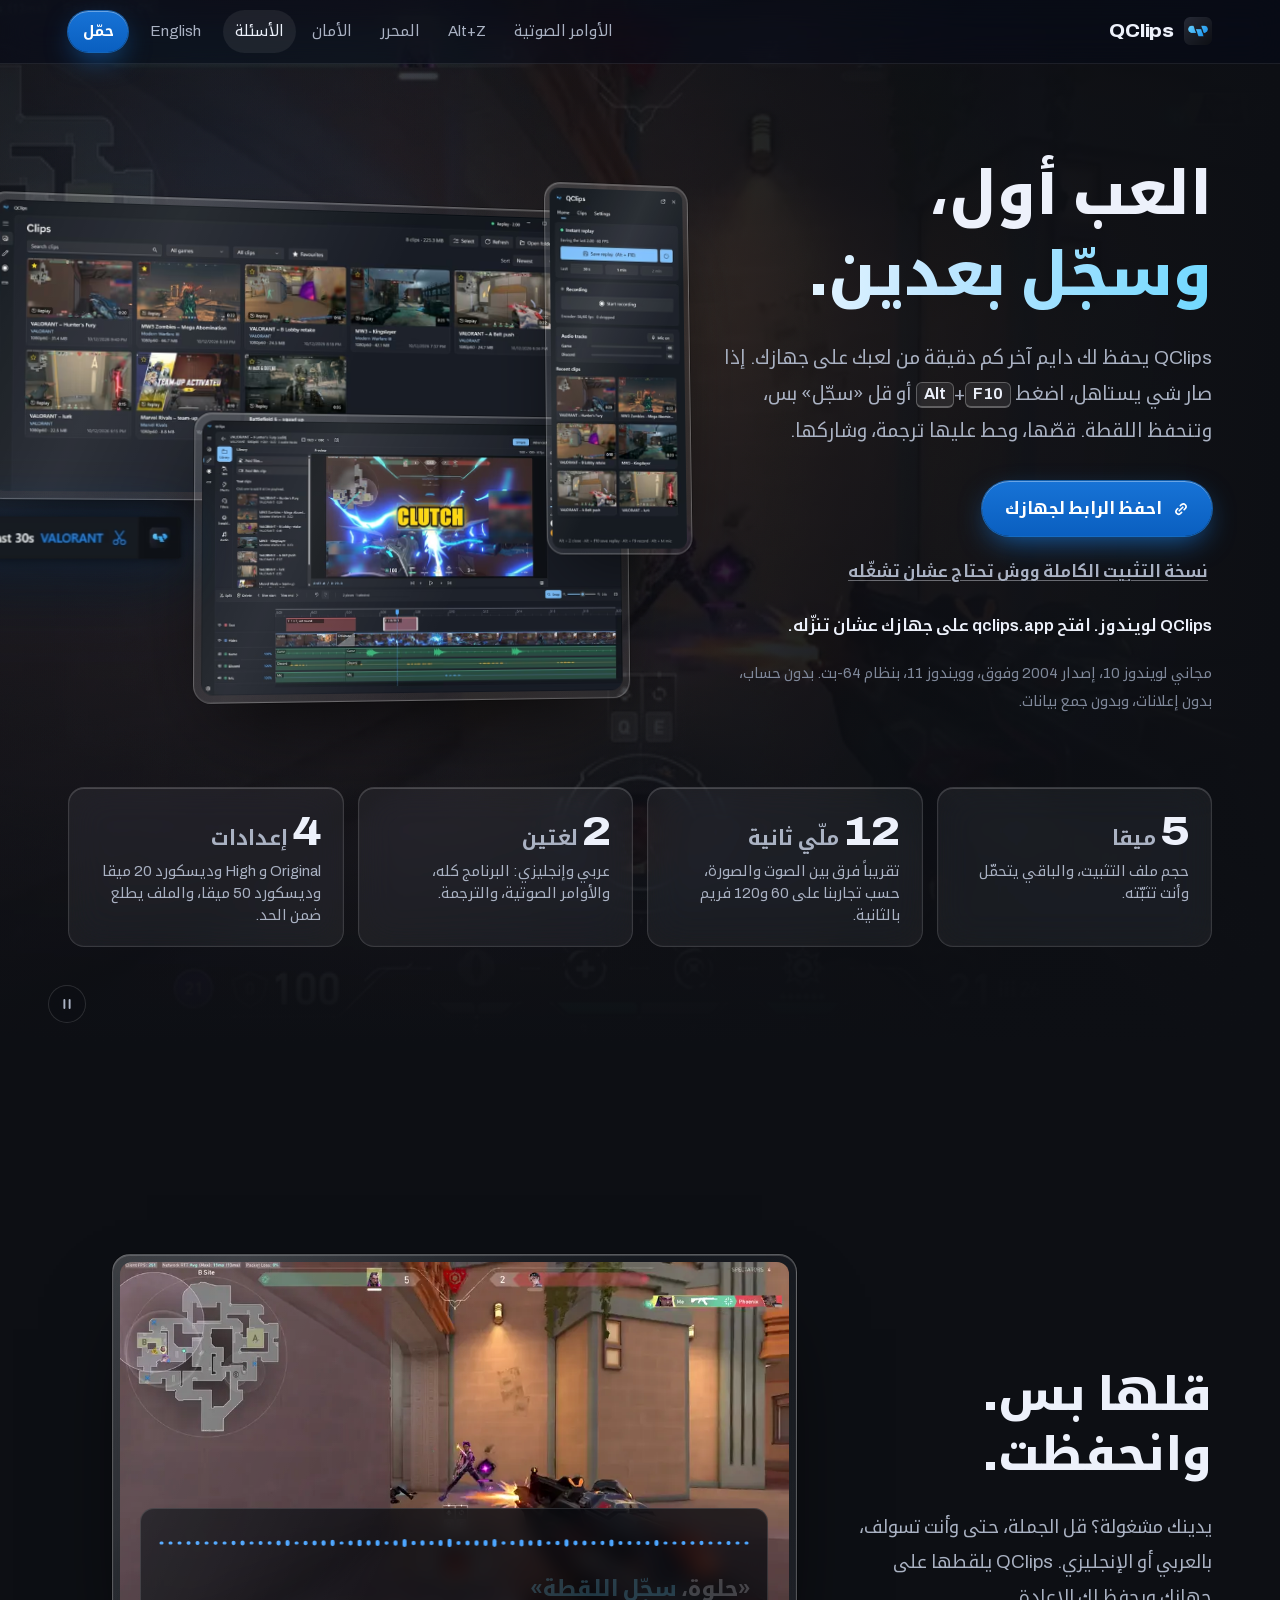
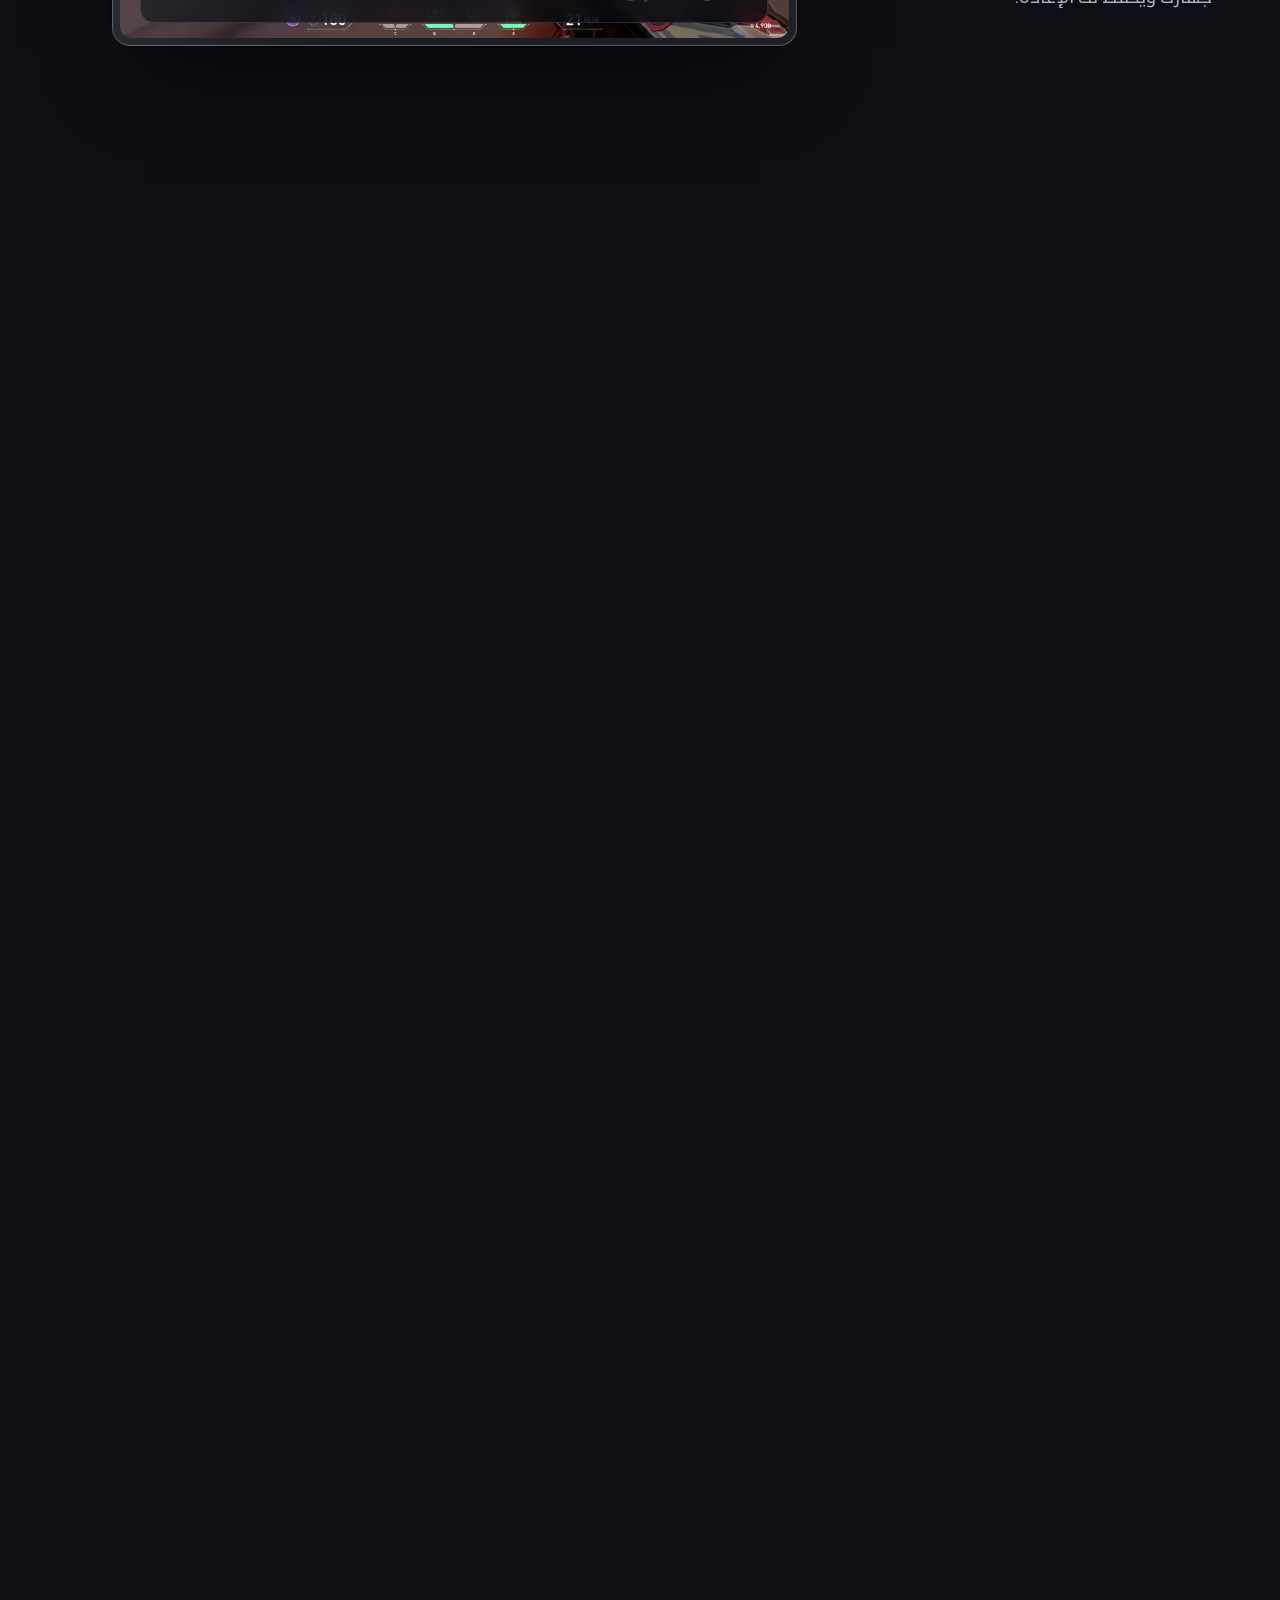
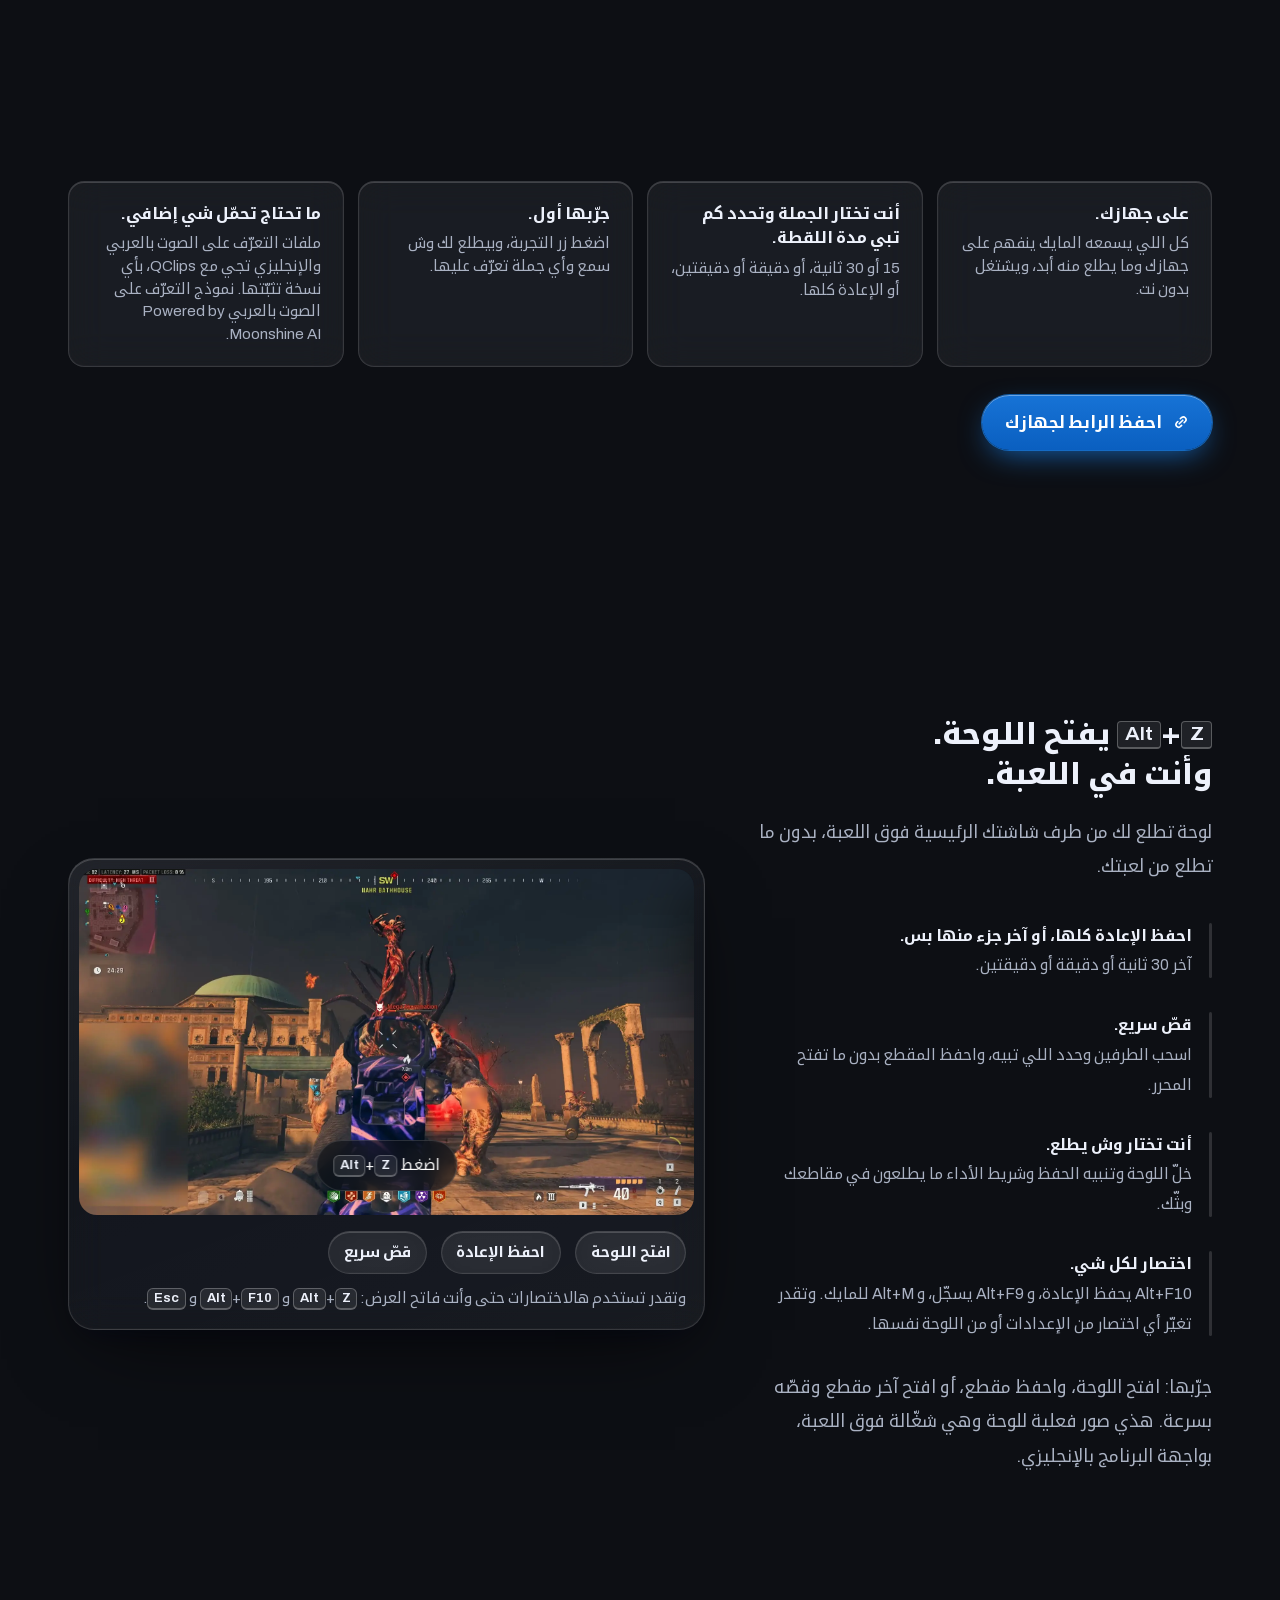
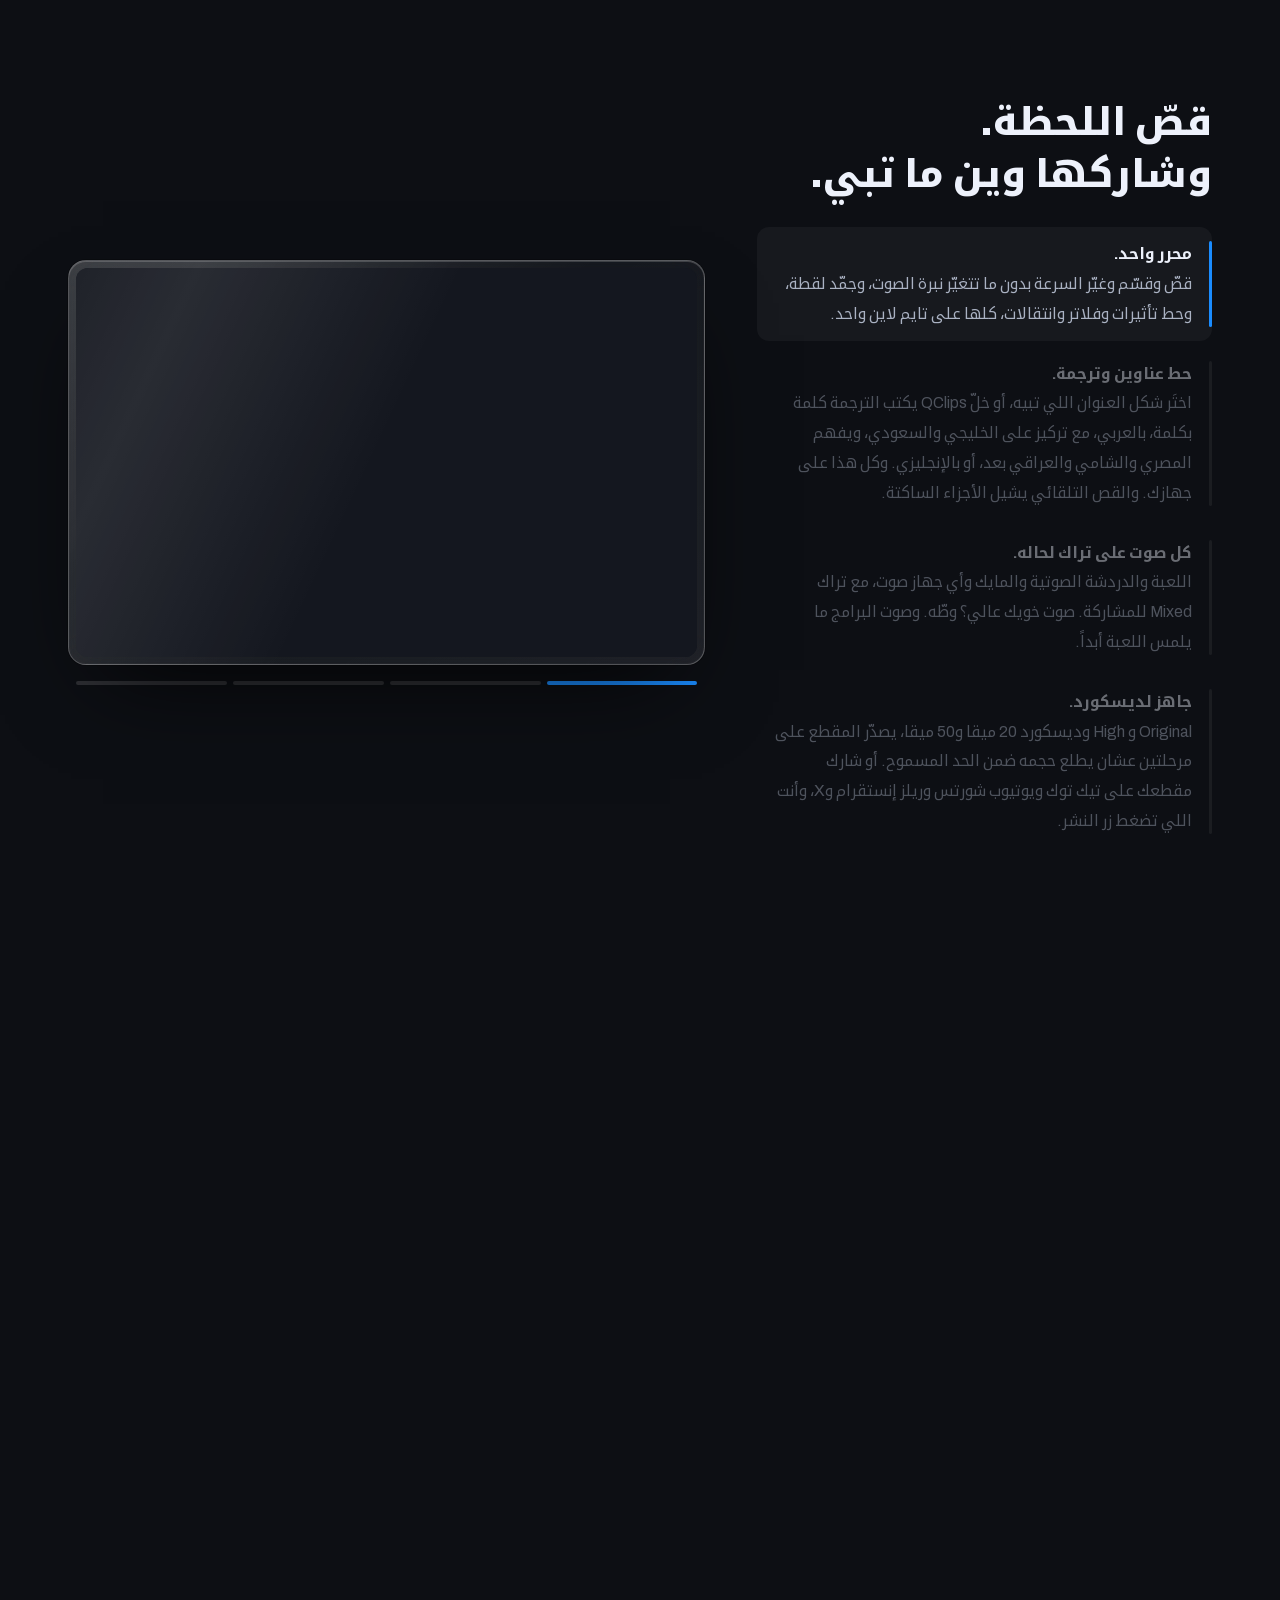
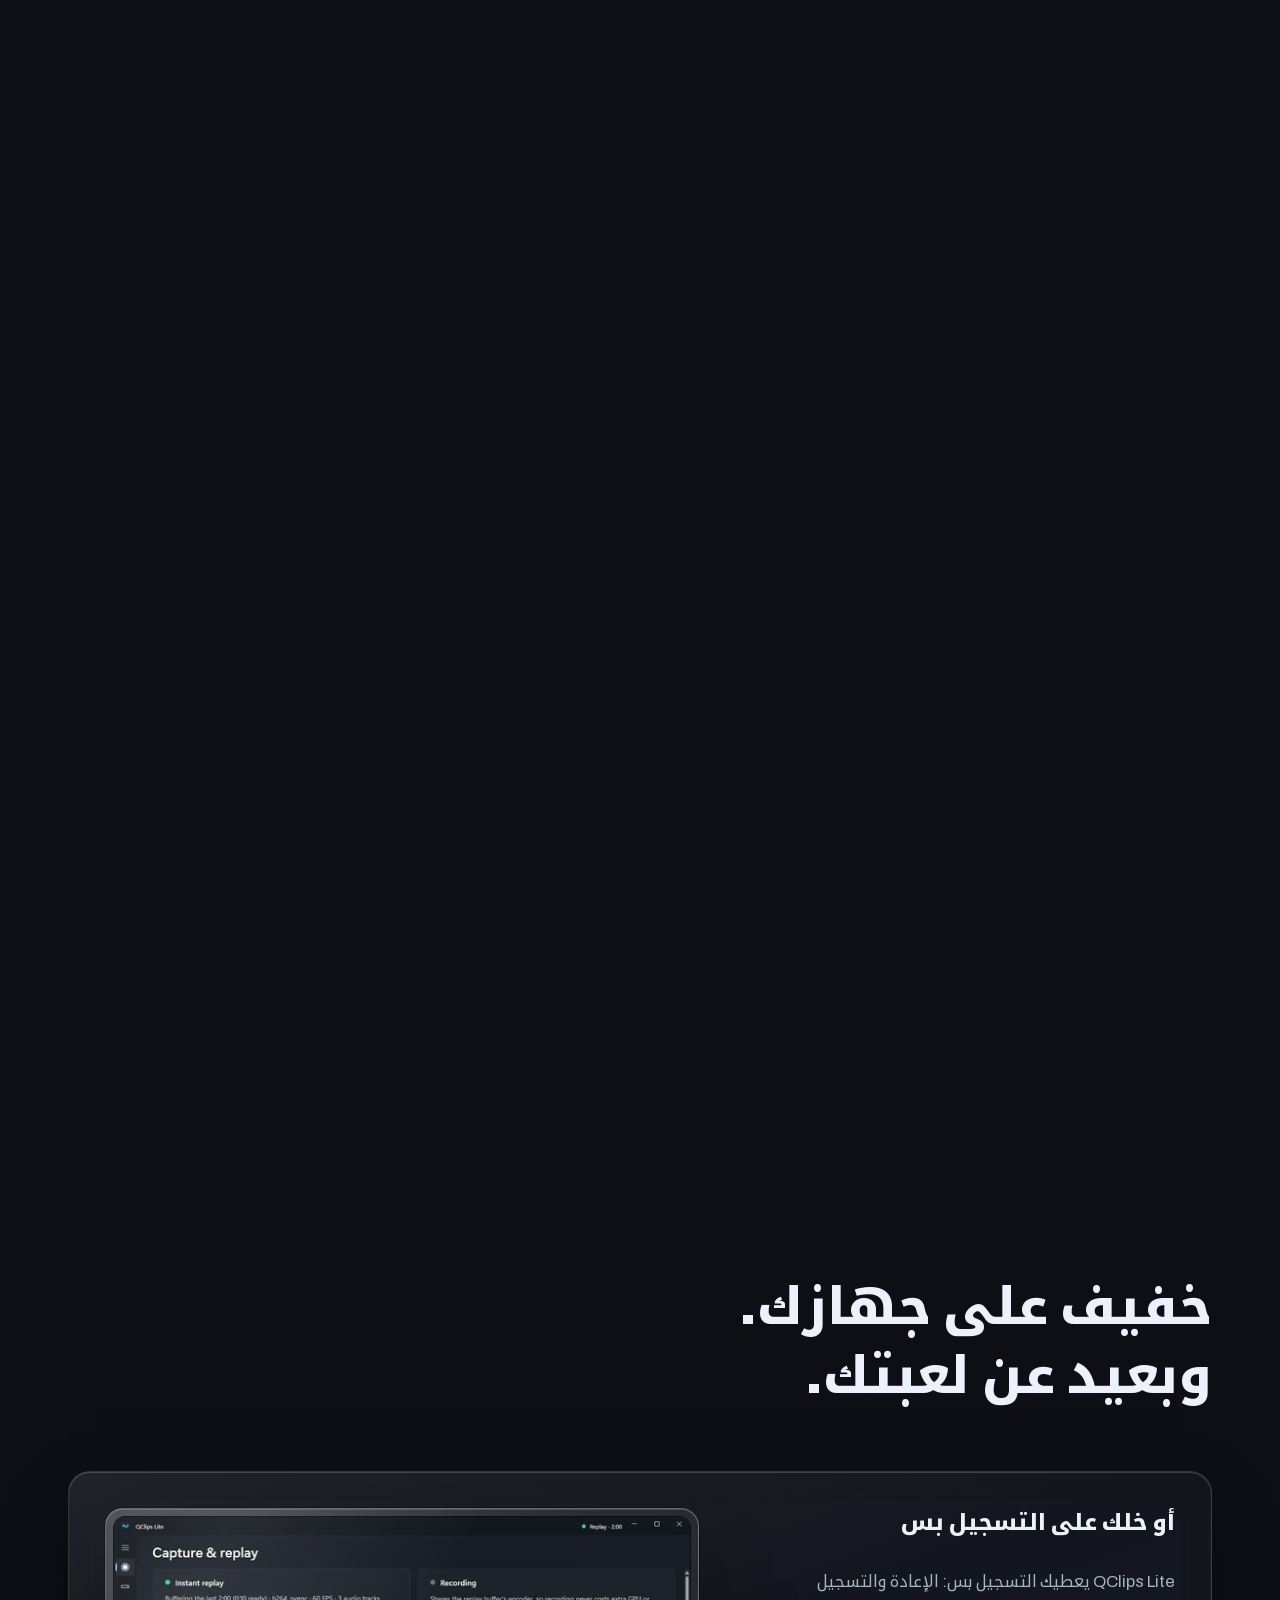
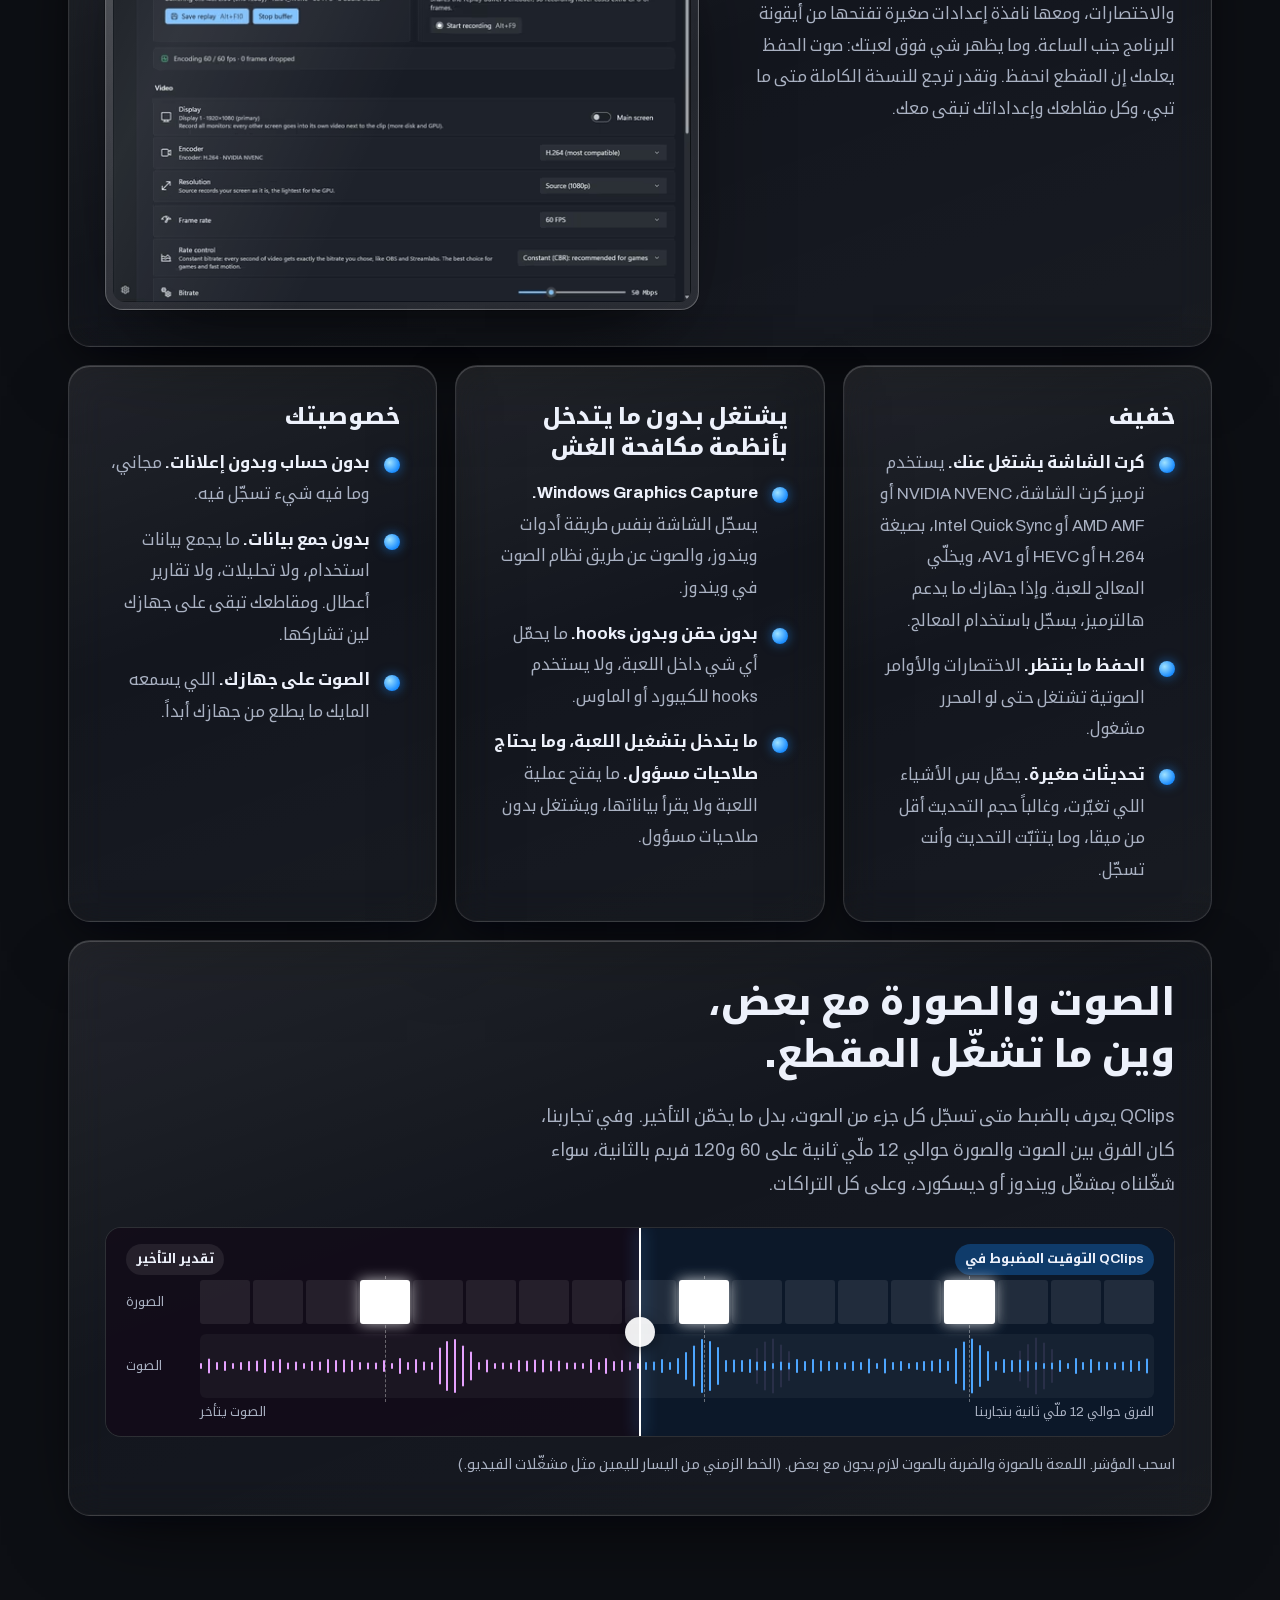
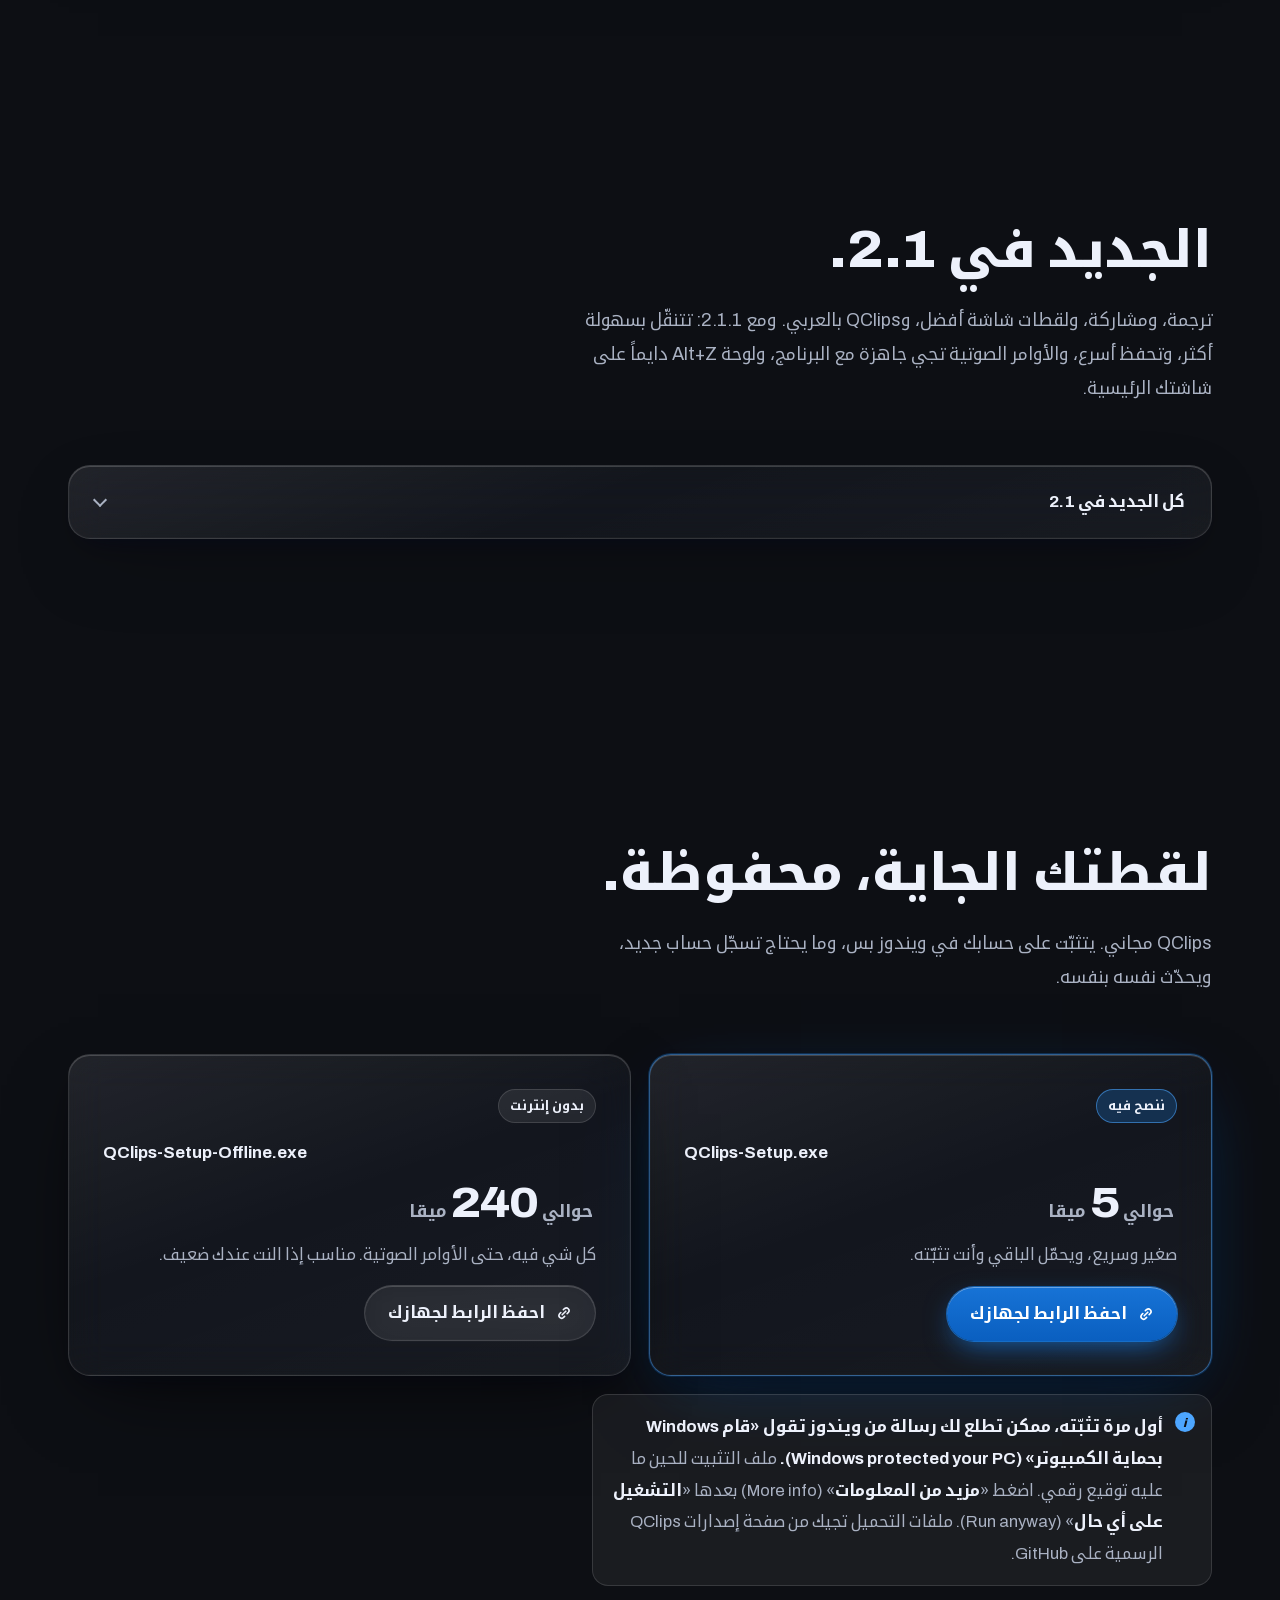
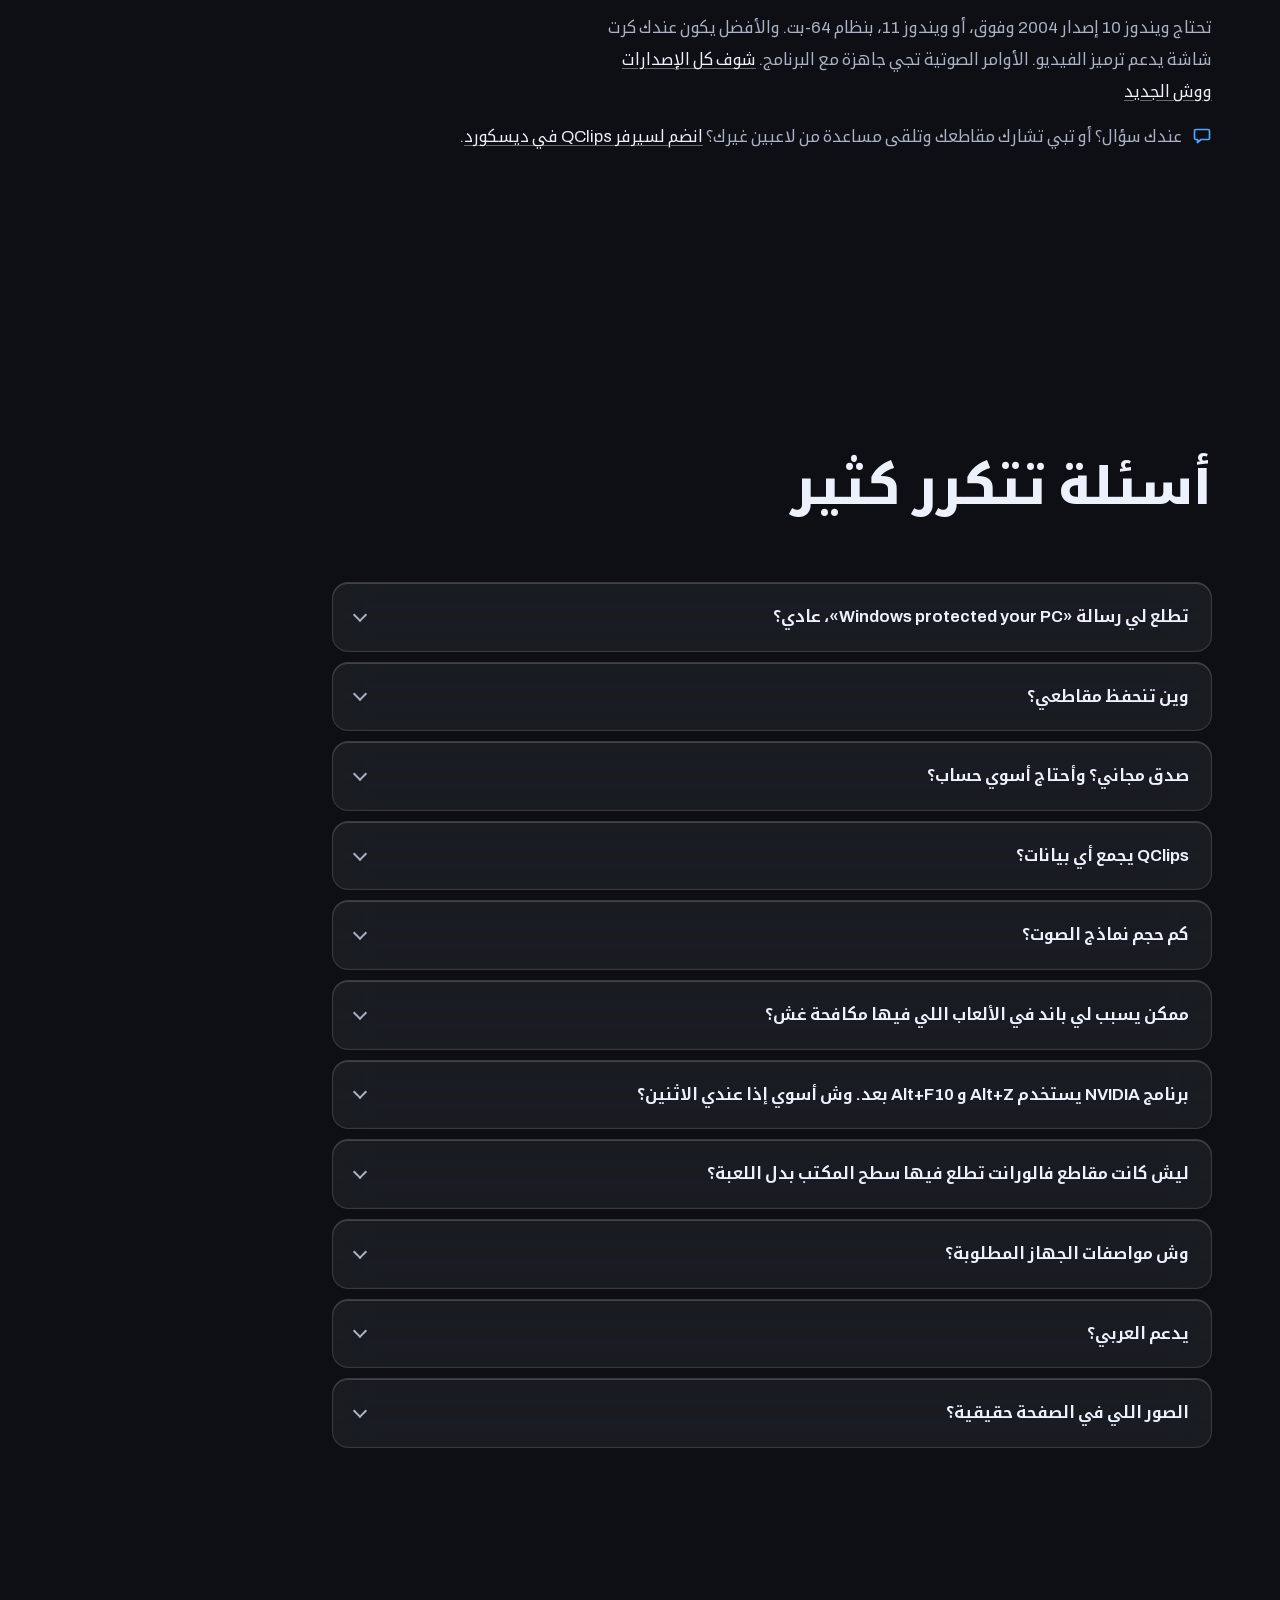
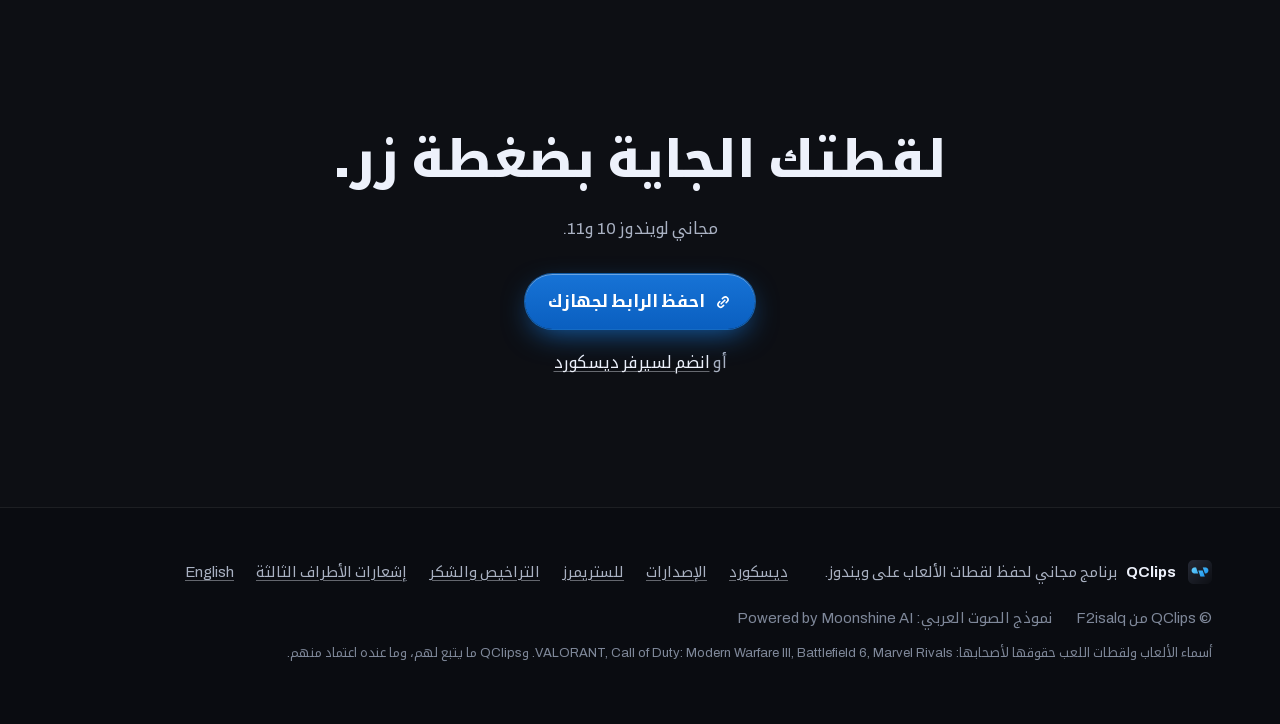
<file: ar/index.html>
<!doctype html>
<html lang="ar" dir="rtl">
<head>
<meta charset="utf-8">
<meta name="viewport" content="width=device-width, initial-scale=1">
<title>QClips: العب أول، وسجّل بعدين. برنامج مجاني لحفظ لقطات الألعاب على ويندوز</title>
<meta name="description" content="QClips يحتفظ بآخر دقائق من لعبك على جهازك. اضغط Alt+F10 أو قل «سجّل» وتنحفظ اللقطة، بالعربي أو الإنجليزي. قصّها وأضف لها ترجمة وشاركها على ديسكورد أو تيك توك أو يوتيوب أو إنستقرام أو X. مجاني، بدون حساب، بدون جمع بيانات.">
<meta name="theme-color" content="#0d0f14">
<meta name="color-scheme" content="dark">
<link rel="icon" href="../favicon.ico" sizes="any">
<link rel="icon" href="../favicon.svg" type="image/svg+xml">
<link rel="icon" href="../favicon-32.png" type="image/png" sizes="32x32">
<link rel="apple-touch-icon" href="../apple-touch-icon.png">
<link rel="alternate" hreflang="en" href="../">
<link rel="alternate" hreflang="ar" href="./">
<meta property="og:title" content="QClips: العب أول، وسجّل بعدين">
<meta property="og:description" content="برنامج مجاني لحفظ لقطات الألعاب على ويندوز. يحتفظ بآخر دقائق من لعبك؛ قل «سجّل» أو اضغط زر وتنحفظ اللقطة، ثم قصّها لديسكورد.">
<meta property="og:type" content="website">
<meta property="og:image" content="../img/og.jpg">
<link rel="preload" href="../fonts/noto-kufi-arabic.woff2" as="font" type="font/woff2" crossorigin>
<link rel="preload" href="../fonts/archivo.woff2" as="font" type="font/woff2" crossorigin>
<link rel="stylesheet" href="../css/site.css">
<link rel="stylesheet" href="../css/cine.css">
<script src="../js/site.js" defer></script>
<script src="../js/vendor/gsap.min.js" defer></script>
<script src="../js/vendor/ScrollTrigger.min.js" defer></script>
<script src="../js/cine.js" defer></script>
</head>
<body>
<a class="skip" href="#main">روح للمحتوى</a>
<div class="aurora" aria-hidden="true"><i class="a1"></i><i class="a2"></i><i class="a3"></i><i class="a4"></i></div>

<header class="site-header">
  <div class="wrap">
    <a class="brand" href="./" aria-label="الصفحة الرئيسية لـ QClips"><img src="../img/logo.png" alt="" width="28" height="28"><span lang="en">QClips</span></a>
    <nav class="nav" id="nav" aria-label="القائمة الرئيسية">
      <a href="#say">الأوامر الصوتية</a>
      <a href="#overlay"><span class="ltr">Alt+Z</span></a>
      <a href="#editor">المحرر</a>
      <a href="#safe">الأمان</a>
      <a href="#faq">الأسئلة</a>
    </nav>
    <a class="lang" href="../" hreflang="en" lang="en">English</a>
    <a class="btn primary sm" href="#download">حمّل</a>
    <button class="menu-btn" type="button" aria-controls="nav" aria-expanded="false" aria-label="القائمة">
      <svg viewBox="0 0 20 20" aria-hidden="true"><path d="M3 6h14M3 14h14" stroke="currentColor" stroke-width="1.8" stroke-linecap="round"/></svg>
    </button>
  </div>
</header>

<main id="main">

<!-- Hero: the real app, layered in depth -->
<section class="hero" aria-labelledby="hero-title">
  <div class="hero-film" aria-hidden="true">
    <video id="heroFilm" muted loop playsinline preload="none" poster="../overlay/clip-poster.webp" width="854" height="480"><source src="../overlay/clip.mp4" type="video/mp4"></video>
  </div>
  <button class="film-toggle" id="filmToggle" type="button" aria-pressed="false" data-pause="أوقف فيديو الخلفية" data-play="شغّل فيديو الخلفية" aria-label="أوقف فيديو الخلفية">
    <svg class="ic-pause" viewBox="0 0 16 16" aria-hidden="true"><path d="M5 3.5v9M11 3.5v9" stroke="currentColor" stroke-width="2.2" stroke-linecap="round"/></svg>
    <svg class="ic-play" viewBox="0 0 16 16" aria-hidden="true"><path d="M5 3.2v9.6L12.5 8z" fill="currentColor"/></svg>
  </button>
  <div class="wrap">
    <div class="hero-grid">
      <div class="hero-copy">
        <h1 id="hero-title"><span class="l"><span class="m">العب أول،</span></span> <span class="l"><span class="m">وسجّل بعدين.</span></span></h1>
        <p class="lead">QClips يحفظ لك دايم آخر كم دقيقة من لعبك على جهازك. إذا صار شي يستاهل، اضغط <span class="keys"><kbd>Alt</kbd>+<kbd>F10</kbd></span> أو قل «سجّل» بس، وتنحفظ اللقطة. قصّها، وحط عليها ترجمة، وشاركها.</p>
        <div class="cta">
          <a class="btn primary" href="https://github.com/F2isalq/QClips-Releases/releases/latest/download/QClips-Setup.exe">
            <svg viewBox="0 0 20 20" aria-hidden="true"><path d="M10 3v10m0 0l-4-4m4 4l4-4M4 16h12" fill="none" stroke="currentColor" stroke-width="1.9" stroke-linecap="round" stroke-linejoin="round"/></svg>
            نزّل لويندوز <small>5 ميقا</small></a>
          <a class="cta-link" href="#download">نسخة التثبيت الكاملة ووش تحتاج عشان تشغّله</a>
        </div>
        <p class="fine">مجاني لويندوز 10، إصدار 2004 وفوق، وويندوز 11، بنظام 64&#8209;بت. بدون حساب، بدون إعلانات، وبدون جمع بيانات.</p>
      </div>

      <div class="stack" role="img" aria-label="صور من QClips: مكتبة المقاطع، والمحرر وعليه عنوان كبير «CLUTCH» فوق مقطع، ولوحة Alt+Z، وإشعار «Saved last 30s».">
        <div class="stack-in" id="stack">
          <div class="layer l-main"><div class="px" data-depth="30"><div class="screen">
            <picture><source type="image/avif" srcset="../img/library-800.avif 793w, ../img/library-1600.avif 1586w" sizes="(max-width: 1060px) 86vw, 640px"><img src="../img/library-800.webp" srcset="../img/library-800.webp 793w, ../img/library-1600.webp 1586w" sizes="(max-width: 1060px) 86vw, 640px" width="1586" height="780" alt="" fetchpriority="high"></picture>
          </div></div></div>
          <div class="layer l-ed"><div class="px" data-depth="70"><div class="screen">
            <picture><source type="image/avif" srcset="../img/editor-simple-800.avif 793w, ../img/editor-simple-1600.avif 1586w" sizes="(max-width: 1060px) 66vw, 480px"><img src="../img/editor-simple-800.webp" srcset="../img/editor-simple-800.webp 793w, ../img/editor-simple-1600.webp 1586w" sizes="(max-width: 1060px) 66vw, 480px" width="1586" height="993" alt=""></picture>
          </div></div></div>
          <div class="layer l-az"><div class="px" data-depth="110"><div class="screen">
            <picture><source type="image/avif" srcset="../img/altz-panel-1x.avif 1x, ../img/altz-panel-2x.avif 2x"><img src="../img/altz-panel-1x.webp" srcset="../img/altz-panel-1x.webp 1x, ../img/altz-panel-2x.webp 2x" width="419" height="1080" alt=""></picture>
          </div></div></div>
          <div class="layer l-toast"><div class="px" data-depth="150"><span class="chip">
            <picture><source type="image/avif" srcset="../img/toast.avif"><img src="../img/toast.webp" srcset="../img/toast.webp" width="344" height="84" alt=""></picture>
          </span></div></div>
        </div>
      </div>
    </div>

    <ul class="facts" aria-label="QClips بالأرقام">
      <li class="stat" data-reveal style="--i:0"><b><span class="num" data-count="5">5</span><small>ميقا</small></b><span>حجم ملف التثبيت، والباقي يتحمّل وأنت تثبّته.</span></li>
      <li class="stat" data-reveal style="--i:1"><b><span class="num" data-count="12">12</span><small>ملّي ثانية</small></b><span>تقريباً فرق بين الصوت والصورة، حسب تجاربنا على 60 و120 فريم بالثانية.</span></li>
      <li class="stat" data-reveal style="--i:2"><b><span class="num" data-count="2">2</span><small>لغتين</small></b><span>عربي وإنجليزي: البرنامج كله، والأوامر الصوتية، والترجمة.</span></li>
      <li class="stat" data-reveal style="--i:3"><b><span class="num" data-count="4">4</span><small>إعدادات</small></b><span><bdi lang="en">Original</bdi> و <bdi lang="en">High</bdi> وديسكورد 20 ميقا وديسكورد 50 ميقا، والملف يطلع ضمن الحد.</span></li>
    </ul>
  </div>
</section>

<!-- Say it, save it: the phrase is heard on the PC and the clip is saved (pinned, scroll plays it) -->
<section class="say" id="say" aria-labelledby="say-title">
  <div class="say-pin">
    <div class="wrap say-grid">
      <div class="say-copy">
        <h2 id="say-title"><span class="l"><span class="m">قلها بس.</span></span> <span class="l"><span class="m">وانحفظت.</span></span></h2>
        <p>يدينك مشغولة؟ قل الجملة، حتى وأنت تسولف، بالعربي أو الإنجليزي. <span lang="en">QClips</span> يلقطها على جهازك ويحفظ لك الإعادة.</p>
      </div>
      <div class="say-stage" aria-hidden="true">
        <div class="screen say-lib"><picture><source type="image/avif" srcset="../img/library-800.avif 793w, ../img/library-1600.avif 1586w" sizes="(max-width: 900px) 80vw, 560px"><img src="../img/library-800.webp" srcset="../img/library-800.webp 793w, ../img/library-1600.webp 1586w" sizes="(max-width: 900px) 80vw, 560px" width="1586" height="780" loading="lazy" decoding="async" alt=""></picture></div>
        <div class="screen say-screen">
          <div class="say-frame">
            <video id="sayFilm" muted loop playsinline preload="none" poster="../overlay/clip-poster.webp" width="854" height="480"><source src="../overlay/clip.mp4" type="video/mp4"></video>
            <div class="say-toast"><img src="../img/toast.webp" width="344" height="84" alt=""></div>
            <div class="say-mic" dir="rtl">
              <canvas class="say-wave" id="sayWave" width="640" height="96"></canvas>
              <p class="say-words"><span>«حلوة،</span> <span class="hot">سجّل</span> <span class="hot">اللقطة»</span></p>
              <p class="say-heard">انسمعت على جهازك · انحفظت آخر 30 ثانية</p>
            </div>
          </div>
        </div>
      </div>
    </div>
  </div>
  <div class="wrap">
    <ul class="say-facts">
      <li data-reveal style="--i:0"><b>على جهازك.</b> كل اللي يسمعه المايك ينفهم على جهازك وما يطلع منه أبد، ويشتغل بدون نت.</li>
      <li data-reveal style="--i:1"><b>أنت تختار الجملة وتحدد كم تبي مدة اللقطة.</b> 15 أو 30 ثانية، أو دقيقة أو دقيقتين، أو الإعادة كلها.</li>
      <li data-reveal style="--i:2"><b>جرّبها أول.</b> اضغط زر التجربة، وبيطلع لك وش سمع وأي جملة تعرّف عليها.</li>
      <li data-reveal style="--i:3"><b>ما تحتاج تحمّل شي إضافي.</b> ملفات التعرّف على الصوت بالعربي والإنجليزي تجي مع <span lang="en">QClips</span>، بأي نسخة تثبّتها. نموذج التعرّف على الصوت بالعربي <span lang="en" dir="ltr">Powered by Moonshine AI</span>.</li>
    </ul>
    <div class="mid-cta" data-reveal><a class="btn primary" href="https://github.com/F2isalq/QClips-Releases/releases/latest/download/QClips-Setup.exe"><svg viewBox="0 0 20 20" aria-hidden="true"><path d="M10 3v10m0 0l-4-4m4 4l4-4M4 16h12" fill="none" stroke="currentColor" stroke-width="1.9" stroke-linecap="round" stroke-linejoin="round"/></svg> نزّل لويندوز <small>5 ميقا</small></a></div>
  </div>
</section>

<!-- Alt+Z: the headline and points beside the real panel over a real game, which you can play with -->
<section class="sec azs" id="overlay" aria-labelledby="overlay-title">
  <div class="wrap try-grid">
    <div class="azs-copy" data-reveal>
      <h2 id="overlay-title"><span class="l"><span class="m"><span class="keys"><kbd>Alt</kbd>+<kbd>Z</kbd></span> يفتح اللوحة.</span></span> <span class="l"><span class="m">وأنت في اللعبة.</span></span></h2>
        <p>لوحة تطلع لك من طرف شاشتك الرئيسية فوق اللعبة، بدون ما تطلع من لعبتك.</p>
        <ul class="azs-points">
          <li><b>احفظ الإعادة كلها، أو آخر جزء منها بس.</b> آخر 30 ثانية أو دقيقة أو دقيقتين.</li>
          <li><b>قصّ سريع.</b> اسحب الطرفين وحدد اللي تبيه، واحفظ المقطع بدون ما تفتح المحرر.</li>
          <li><b>أنت تختار وش يطلع.</b> خلّ اللوحة وتنبيه الحفظ وشريط الأداء ما يطلعون في مقاطعك وبثّك.</li>
          <li><b>اختصار لكل شي.</b> <span class="ltr">Alt+F10</span> يحفظ الإعادة، و <span class="ltr">Alt+F9</span> يسجّل، و <span class="ltr">Alt+M</span> للمايك. وتقدر تغيّر أي اختصار من الإعدادات أو من اللوحة نفسها.</li>
        </ul>
      <p class="try-hint">جرّبها: افتح اللوحة، واحفظ مقطع، أو افتح آخر مقطع وقصّه بسرعة. هذي صور فعلية للوحة وهي شغّالة فوق اللعبة، بواجهة البرنامج بالإنجليزي.</p>
    </div>
    <div class="glass az" data-reveal>
      <div class="az-screen" id="azScreen">
        <img class="az-game" src="../img/altz-scene-960.webp" srcset="../img/altz-scene-960.webp 960w, ../img/altz-scene-1920.webp 1920w" sizes="(max-width: 1240px) 94vw, 1180px" width="1920" height="1080" loading="lazy" decoding="async" alt="">
        <div class="az-player" aria-hidden="true"><img src="../img/altz-player-1x.webp" srcset="../img/altz-player-1x.webp 1x, ../img/altz-player-2x.webp 2x" width="1609" height="1080" loading="lazy" decoding="async" alt=""></div>
        <div class="az-panel" aria-hidden="true"><img src="../img/altz-panel-1x.webp" srcset="../img/altz-panel-1x.webp 1x, ../img/altz-panel-2x.webp 2x" width="419" height="1080" loading="lazy" decoding="async" alt=""></div>
        <div class="az-toast" aria-hidden="true"><img src="../img/toast.webp" srcset="../img/toast.webp" width="344" height="84" loading="lazy" decoding="async" alt=""></div>
        <p class="az-hint" aria-hidden="true" dir="rtl" lang="ar">اضغط <span class="keys"><kbd>Alt</kbd>+<kbd>Z</kbd></span></p>
      </div>
      <div class="az-ctl">
        <button class="btn ghost sm" id="azBtn" type="button" aria-pressed="false"><span>افتح اللوحة</span></button>
        <button class="btn ghost sm" id="azSave" type="button">احفظ الإعادة</button>
        <button class="btn ghost sm" id="azTrim" type="button" aria-pressed="false">قصّ سريع</button>
        <span>وتقدر تستخدم هالاختصارات حتى وأنت فاتح العرض: <span class="keys"><kbd>Alt</kbd>+<kbd>Z</kbd></span> و <span class="keys"><kbd>Alt</kbd>+<kbd>F10</kbd></span> و <kbd>Esc</kbd>.</span>
      </div>
      <p class="sr-only" role="status" aria-live="polite" id="azStatus"></p>
    </div>
  </div>
</section>

<!-- The editor: scroll walks through the real editor, one part at a time -->
<section class="eds" id="editor" aria-labelledby="editor-title">
  <div class="eds-pin">
    <div class="wrap eds-grid">
      <div class="eds-copy">
        <h2 id="editor-title"><span class="l"><span class="m">قصّ اللحظة.</span></span> <span class="l"><span class="m">وشاركها وين ما تبي.</span></span></h2>
        <ol class="eds-steps">
          <li class="on"><b>محرر واحد.</b> قصّ وقسّم وغيّر السرعة بدون ما تتغيّر نبرة الصوت، وجمّد لقطة، وحط تأثيرات وفلاتر وانتقالات، كلها على تايم لاين واحد.
            <span class="eds-img"><img src="../img/editor-simple-800.webp" srcset="../img/editor-simple-800.webp 793w, ../img/editor-simple-1600.webp 1586w" sizes="92vw" width="1586" height="993" loading="lazy" decoding="async" alt="محرر QClips: عنوان «CLUTCH» فوق مقطع من VALORANT لحظة الألتميت، وشريط اسم، وخط زمني فيه قصّ وانتقال تلاشٍ وتراكات الصوت."></span></li>
          <li><b>حط عناوين وترجمة.</b> اختَر شكل العنوان اللي تبيه، أو خلّ <span lang="en">QClips</span> يكتب الترجمة كلمة بكلمة، بالعربي، مع تركيز على الخليجي والسعودي، ويفهم المصري والشامي والعراقي بعد، أو بالإنجليزي. وكل هذا على جهازك. والقص التلقائي يشيل الأجزاء الساكتة.
            <span class="eds-img"><img src="../img/editor-text-800.webp" srcset="../img/editor-text-800.webp 793w, ../img/editor-text-1600.webp 1586w" sizes="92vw" width="1586" height="993" loading="lazy" decoding="async" alt="لوحة النص في المحرر: عناوين وأشرطة أسماء وقوائم إقصاء وترجمات، جاهزة تحطها على المقطع."></span></li>
          <li id="audio"><b>كل صوت على تراك لحاله.</b> اللعبة والدردشة الصوتية والمايك وأي جهاز صوت، مع تراك <span lang="en" dir="ltr">Mixed</span> للمشاركة. صوت خويك عالي؟ وطّه. وصوت البرامج ما يلمس اللعبة أبداً.
            <span class="eds-img"><img src="../img/editor-advanced-800.webp" srcset="../img/editor-advanced-800.webp 793w, ../img/editor-advanced-1600.webp 1586w" sizes="92vw" width="1586" height="993" loading="lazy" decoding="async" alt="المحرر مع إطارات مفتاحية وتراكات النص والفيديو وMixed وGame وDiscord وMic."></span></li>
          <li><b>جاهز لديسكورد.</b> <bdi lang="en">Original</bdi> و <bdi lang="en">High</bdi> وديسكورد 20 ميقا و50 ميقا، يصدّر المقطع على مرحلتين عشان يطلع حجمه ضمن الحد المسموح. أو شارك مقطعك على تيك توك ويوتيوب شورتس وريلز إنستقرام و<span lang="en">X</span>، وأنت اللي تضغط زر النشر.
            <span class="eds-img"><img src="../img/render-800.webp" srcset="../img/render-800.webp 793w, ../img/render-1600.webp 1586w" sizes="92vw" width="1586" height="993" loading="lazy" decoding="async" alt="نافذة تصدير الفيديو وإعداداتها: Original وHigh وديسكورد 20 ميقا وديسكورد 50 ميقا."></span></li>
        </ol>
      </div>
      <div class="eds-stage" aria-hidden="true">
        <div class="screen eds-screen">
          <div class="eds-frames">
            <img class="on" src="../img/editor-simple-1600.webp" srcset="../img/editor-simple-800.webp 793w, ../img/editor-simple-1600.webp 1586w" sizes="(max-width: 1240px) 56vw, 700px" width="1586" height="993" loading="lazy" decoding="async" alt="">
            <img src="../img/editor-text-1600.webp" srcset="../img/editor-text-800.webp 793w, ../img/editor-text-1600.webp 1586w" sizes="(max-width: 1240px) 56vw, 700px" width="1586" height="993" loading="lazy" decoding="async" alt="">
            <img src="../img/editor-advanced-1600.webp" srcset="../img/editor-advanced-800.webp 793w, ../img/editor-advanced-1600.webp 1586w" sizes="(max-width: 1240px) 56vw, 700px" width="1586" height="993" loading="lazy" decoding="async" alt="">
            <img src="../img/render-1600.webp" srcset="../img/render-800.webp 793w, ../img/render-1600.webp 1586w" sizes="(max-width: 1240px) 56vw, 700px" width="1586" height="993" loading="lazy" decoding="async" alt="">
          </div>
        </div>
        <div class="eds-rail"><i class="on"></i><i></i><i></i><i></i></div>
      </div>
    </div>
  </div>
</section>


<!-- Light, private, safe: what QClips never does to your game or your PC -->
<section class="sec safe" id="safe" aria-labelledby="safe-title">
  <div class="wrap">
    <div class="sec-head" data-reveal>
      <h2 id="safe-title"><span class="l"><span class="m">خفيف على جهازك.</span></span> <span class="l"><span class="m">وبعيد عن لعبتك.</span></span></h2>
    </div>
    <div class="safe-grid">
      <div class="glass panel safe-lite" data-reveal style="--i:0">
        <h3>أو خلك على التسجيل بس</h3>
        <p><span lang="en">QClips Lite</span> يعطيك التسجيل بس: الإعادة والتسجيل والاختصارات، ومعها نافذة إعدادات صغيرة تفتحها من أيقونة البرنامج جنب الساعة. وما يظهر شي فوق لعبتك: صوت الحفظ يعلمك إن المقطع انحفظ. وتقدر ترجع للنسخة الكاملة متى ما تبي، وكل مقاطعك وإعداداتك تبقى معك.</p>
        <div class="screen"><picture><source type="image/avif" srcset="../img/lite-800.avif 593w, ../img/lite-1600.avif 1186w" sizes="(max-width: 900px) 90vw, 560px"><img src="../img/lite-800.webp" srcset="../img/lite-800.webp 593w, ../img/lite-1600.webp 1186w" sizes="(max-width: 900px) 90vw, 560px" width="1186" height="793" loading="lazy" decoding="async" alt="QClips Lite: نافذة إعدادات المسجّل فيها الإعادة الفورية والتسجيل وإعدادات الفيديو."></picture></div>
      </div>
      <div class="glass panel" data-reveal style="--i:1">
        <h3>خفيف</h3>
        <ul class="ticks">
          <li><b>كرت الشاشة يشتغل عنك.</b> يستخدم ترميز كرت الشاشة، <span class="ltr">NVIDIA NVENC</span> أو <span class="ltr">AMD AMF</span> أو <span class="ltr">Intel Quick Sync</span>، بصيغة <span class="ltr">H.264</span> أو <span class="ltr">HEVC</span> أو <span class="ltr">AV1</span>، ويخلّي المعالج للعبة. وإذا جهازك ما يدعم هالترميز، يسجّل باستخدام المعالج.</li>
          <li><b>الحفظ ما ينتظر.</b> الاختصارات والأوامر الصوتية تشتغل حتى لو المحرر مشغول.</li>
          <li><b>تحديثات صغيرة.</b> يحمّل بس الأشياء اللي تغيّرت، وغالباً حجم التحديث أقل من ميقا، وما يتثبّت التحديث وأنت تسجّل.</li>
        </ul>
      </div>
      <div class="glass panel" data-reveal style="--i:2">
        <h3>يشتغل بدون ما يتدخل بأنظمة مكافحة الغش</h3>
        <ul class="ticks">
          <li><b><span class="ltr">Windows Graphics Capture</span>.</b> يسجّل الشاشة بنفس طريقة أدوات ويندوز، والصوت عن طريق نظام الصوت في ويندوز.</li>
          <li><b>بدون حقن وبدون hooks.</b> ما يحمّل أي شي داخل اللعبة، ولا يستخدم hooks للكيبورد أو الماوس.</li>
          <li><b>ما يتدخل بتشغيل اللعبة، وما يحتاج صلاحيات مسؤول.</b> ما يفتح عملية اللعبة ولا يقرأ بياناتها، ويشتغل بدون صلاحيات مسؤول.</li>
        </ul>
      </div>
      <div class="glass panel" data-reveal style="--i:3">
        <h3>خصوصيتك</h3>
        <ul class="ticks">
          <li><b>بدون حساب وبدون إعلانات.</b> مجاني، وما فيه شيء تسجّل فيه.</li>
          <li><b>بدون جمع بيانات.</b> ما يجمع بيانات استخدام، ولا تحليلات، ولا تقارير أعطال. ومقاطعك تبقى على جهازك لين تشاركها.</li>
          <li><b>الصوت على جهازك.</b> اللي يسمعه المايك ما يطلع من جهازك أبداً.</li>
        </ul>
      </div>
    </div>

    <div class="glass sync" id="sync" data-reveal>
      <div class="sec-head">
        <h2 id="sync-title"><span class="l"><span class="m">الصوت والصورة مع بعض،</span></span> <span class="l"><span class="m">وين ما تشغّل المقطع.</span></span></h2>
        <p>QClips يعرف بالضبط متى تسجّل كل جزء من الصوت، بدل ما يخمّن التأخير. وفي تجاربنا، كان الفرق بين الصوت والصورة حوالي 12 ملّي ثانية على 60 و120 فريم بالثانية، سواء شغّلناه بمشغّل ويندوز أو ديسكورد، وعلى كل التراكات.</p>
      </div>
      <div class="cmp" id="cmp" style="--pos:50%">
        <div class="layer before" aria-hidden="true">
          <span class="tag" lang="ar">تقدير التأخير</span>
          <div class="g2">
            <div class="labels"><span lang="ar">الصورة</span><span lang="ar">الصوت</span></div>
            <div class="lanes">
              <div class="frames"><b></b><b></b><b></b><b class="hit"></b><b></b><b></b><b></b><b></b><b></b><b class="hit"></b><b></b><b></b><b></b><b></b><b class="hit"></b><b></b><b></b><b></b></div>
              <div class="snd" data-spike="0.264,0.598,0.876"></div>
              <i class="guide" style="--x:19.4%"></i><i class="guide" style="--x:52.8%"></i><i class="guide" style="--x:80.6%"></i>
              <span class="gap" lang="ar">الصوت يتأخر</span>
            </div>
          </div>
        </div>
        <div class="layer after" aria-hidden="true">
          <span class="tag" lang="ar">التوقيت المضبوط في <bdi lang="en">QClips</bdi></span>
          <div class="g2">
            <div class="labels"><span lang="ar">الصورة</span><span lang="ar">الصوت</span></div>
            <div class="lanes">
              <div class="frames"><b></b><b></b><b></b><b class="hit"></b><b></b><b></b><b></b><b></b><b></b><b class="hit"></b><b></b><b></b><b></b><b></b><b class="hit"></b><b></b><b></b><b></b></div>
              <div class="snd" data-spike="0.194,0.528,0.806"></div>
              <i class="guide" style="--x:19.4%"></i><i class="guide" style="--x:52.8%"></i><i class="guide" style="--x:80.6%"></i>
              <span class="gap" lang="ar">الفرق حوالي 12 ملّي ثانية بتجاربنا</span>
            </div>
          </div>
        </div>
        <div class="knob" aria-hidden="true"></div>
        <input type="range" min="0" max="100" value="50" id="cmpRange" aria-label="قارن تقدير التأخير (يسار) بالتوقيت المضبوط (يمين)">
      </div>
      <p class="cap">اسحب المؤشر. اللمعة بالصورة والضربة بالصوت لازم يجون مع بعض. (الخط الزمني من اليسار لليمين مثل مشغّلات الفيديو.)</p>
    </div>
  </div>
</section>

<!-- New in 2.1 -->
<section class="sec" id="new" aria-labelledby="new-title">
  <div class="wrap">
    <div class="sec-head" data-reveal>
      <h2 id="new-title">الجديد في 2.1.</h2>
      <p>ترجمة، ومشاركة، ولقطات شاشة أفضل، و<span lang="en">QClips</span> بالعربي. ومع 2.1.1: تتنقّل بسهولة أكثر، وتحفظ أسرع، والأوامر الصوتية تجي جاهزة مع البرنامج، ولوحة <span lang="en" dir="ltr">Alt+Z</span> دايماً على شاشتك الرئيسية.</p>
    </div>
    <details class="glass more" data-reveal>
      <summary>كل الجديد في 2.1</summary>
      <div class="cols2">
        <div>
          <h3>عدّل وشارك</h3>
          <ul class="ticks">
            <li><b>ترجمة نصية.</b> المحرر يكتب لك الكلام اللي بالمقطع كله، كلمة بكلمة، بالعربي أو الإنجليزي، وكل الشغل على جهازك. عدّل أي سطر، واختَر الشكل اللي تبيه، وخلّ الترجمة تظهر على الفيديو أو احفظها بملف <span class="ltr">.srt</span>.</li>
            <li><b>القص التلقائي.</b> زر واحد يشيل الأجزاء الساكتة، وأنت تحدد كم تبي يخلّي قبل الكلام وبعده.</li>
            <li><b>شارك من داخل <span lang="en">QClips</span>.</b> تيك توك ويوتيوب شورتس وريلز إنستقرام و<span lang="en">X</span>: قصّ المقطع، واختَر المقاس العمودي، وحط عنوان. وأنت اللي تضغط زر النشر في الموقع نفسه، و<span lang="en">QClips</span> ما ينشر عنك أبداً.</li>
            <li><b>إعدادات تصدير أبسط.</b> <bdi lang="en">Original</bdi> و <bdi lang="en">High</bdi> وديسكورد 20 ميقا وديسكورد 50 ميقا.</li>
          </ul>
        </div>
        <div>
          <h3>وفي باقي البرنامج</h3>
          <ul class="ticks">
            <li><b>لقطات الشاشة.</b> صوّر شاشة وحدة أو كل الشاشات، أو النافذة اللي قدامك، أو جزء تختاره، وتنسخ اللقطة على طول.</li>
            <li><b>انسخ النص من الشاشة.</b> حدد الجزء اللي تبيه، ويننسخ الكلام اللي فيه، بالعربي والإنجليزي ولغات ويندوز الثانية عندك.</li>
            <li><b>شاشات <span class="ltr">HDR</span>.</b> المقاطع تطلع صح في كل مكان، أو سجّل <span class="ltr">HDR10</span> إذا تبيه.</li>
            <li><b><span lang="en">QClips</span> بالعربي.</b> كل الصفحات والقوائم ولوحة <span class="ltr">Alt+Z</span>، من اليمين لليسار، والمثبّت بعد.</li>
            <li><b>الإعدادات مرتّبة بصفحات</b> مثل ويندوز 11، وتقدر تبحث فيها. وتقدر توقف التسجيل شوي وترجع تكمّله بنفس الملف.</li>
          </ul>
        </div>
      </div>
      <p class="more-link"><a href="https://github.com/F2isalq/QClips-Releases/releases/latest">شوف كل تفاصيل التحديث</a></p>
    </details>
  </div>
</section>

<!-- Download -->
<section class="sec" id="download" aria-labelledby="dl-title">
  <div class="wrap">
    <div class="sec-head" data-reveal>
      <h2 id="dl-title">لقطتك الجاية، محفوظة.</h2>
      <p>QClips مجاني. يتثبّت على حسابك في ويندوز بس، وما يحتاج تسجّل حساب جديد، ويحدّث نفسه بنفسه.</p>
    </div>
    <div class="dl-grid">
      <div class="glass dl-card rec" data-reveal style="--i:0">
        <span class="badge">ننصح فيه</span>
        <span class="fn">QClips-Setup.exe</span>
        <span class="size"><small>حوالي</small>5<small>ميقا</small></span>
        <p>صغير وسريع، ويحمّل الباقي وأنت تثبّته.</p>
        <a class="btn primary" href="https://github.com/F2isalq/QClips-Releases/releases/latest/download/QClips-Setup.exe">
          <svg viewBox="0 0 20 20" aria-hidden="true"><path d="M10 3v10m0 0l-4-4m4 4l4-4M4 16h12" fill="none" stroke="currentColor" stroke-width="1.9" stroke-linecap="round" stroke-linejoin="round"/></svg>
          حمّل</a>
      </div>
      <div class="glass dl-card" data-reveal style="--i:1">
        <span class="badge" style="background:rgba(255,255,255,.08);border-color:var(--edge)">بدون إنترنت</span>
        <span class="fn">QClips-Setup-Offline.exe</span>
        <span class="size"><small>حوالي</small>240<small>ميقا</small></span>
        <p>كل شي فيه، حتى الأوامر الصوتية. مناسب إذا النت عندك ضعيف.</p>
        <a class="btn ghost" href="https://github.com/F2isalq/QClips-Releases/releases/latest/download/QClips-Setup-Offline.exe">حمّل نسخة التثبيت الكاملة</a>
      </div>
    </div>
    <p class="dl-note" id="install-note" data-reveal><b>أول مرة تثبّته، ممكن تطلع لك رسالة من ويندوز تقول «قام Windows بحماية الكمبيوتر» (<span lang="en" dir="ltr">Windows protected your PC</span>).</b> ملف التثبيت للحين ما عليه توقيع رقمي. اضغط «<strong>مزيد من المعلومات</strong>» (<span lang="en" dir="ltr">More info</span>) بعدها «<strong>التشغيل على أي حال</strong>» (<span lang="en" dir="ltr">Run anyway</span>). ملفات التحميل تجيك من صفحة إصدارات QClips الرسمية على GitHub.</p>
    <p class="req" data-reveal>تحتاج ويندوز 10 إصدار 2004 وفوق، أو ويندوز 11، بنظام 64&#8209;بت. والأفضل يكون عندك كرت شاشة يدعم ترميز الفيديو. الأوامر الصوتية تجي جاهزة مع البرنامج. <a href="https://github.com/F2isalq/QClips-Releases/releases">شوف كل الإصدارات ووش الجديد</a></p>
    <p class="discord-row" data-reveal><svg viewBox="0 0 20 20" aria-hidden="true"><path d="M4 4.5h12a1.5 1.5 0 0 1 1.5 1.5v7a1.5 1.5 0 0 1-1.5 1.5H9l-3.5 3v-3H4A1.5 1.5 0 0 1 2.5 13V6A1.5 1.5 0 0 1 4 4.5z" fill="none" stroke="currentColor" stroke-width="1.7" stroke-linejoin="round"/></svg> <span>عندك سؤال؟ أو تبي تشارك مقاطعك وتلقى مساعدة من لاعبين غيرك؟ <a href="https://discord.gg/5JWv6QUvh6">انضم لسيرفر QClips في ديسكورد</a>.</span></p>
  </div>
</section>

<!-- FAQ -->
<section class="sec faq" id="faq" aria-labelledby="faq-title">
  <div class="wrap">
    <div class="sec-head" data-reveal><h2 id="faq-title">أسئلة تتكرر كثير</h2></div>
    <div class="faq-list">
      <details>
        <summary>تطلع لي رسالة «<span lang="en" dir="ltr">Windows protected your PC</span>»، عادي؟</summary>
        <div class="a">
          <p>إيه، ملف التثبيت للحين ما عليه توقيع رقمي، وعشان كذا يطلع تنبيه SmartScreen أول مرة. اضغط «<strong>مزيد من المعلومات</strong>» (<span lang="en" dir="ltr">More info</span>) بعدها «<strong>التشغيل على أي حال</strong>» (<span lang="en" dir="ltr">Run anyway</span>).</p>
          <p>حمّل QClips من هالموقع أو من صفحة الإصدارات على GitHub وبس.</p>
        </div>
      </details>
      <details>
        <summary>وين تنحفظ مقاطعي؟</summary>
        <div class="a">
          <p>تلقاها بمجلد الفيديوهات، داخل <code>Videos\QClips\Clips</code>، وكل لعبة أو برنامج له مجلد لحاله. ولو تبيها كلها في مجلد واحد، اختر «كل المقاطع في مجلد واحد» من التخزين (اسم اللعبة يبقى في اسم الملف).</p>
          <p>من الإعدادات، قسم التخزين، تشوف المساحة اللي تاخذها، وتقدر تنقل كل المقاطع لقرص ثاني مع تعديلاتها ومفضّلاتها، وتقدر تحط حد للمساحة إذا تبي (الأقدم يروح لسلة المحذوفات، والمقاطع اللي حاطّها بالمفضّلة ما تنحذف).</p>
        </div>
      </details>
      <details>
        <summary>صدق مجاني؟ وأحتاج أسوي حساب؟</summary>
        <div class="a">
          <p>إيه، مجاني، بدون إعلانات وبدون حساب. ما فيه تخزين سحابي، وما يرفع أي شي: مقاطعك تبقى على جهازك لين تشاركها أنت.</p>
        </div>
      </details>
      <details>
        <summary>QClips يجمع أي بيانات؟</summary>
        <div class="a">
          <p>لا. ما يرسل بيانات استخدام ولا تحليلات ولا تقارير أعطال. يتصل بالنت بس عشان يشيّك على التحديثات، وعشان يحمّل نماذج الترجمة مرة واحدة إذا استخدمتها، ولما تشارك مقطع على موقع بنفسك.</p>
        </div>
      </details>
      <details>
        <summary>كم حجم نماذج الصوت؟</summary>
        <div class="a">
          <p>حوالي 200 ميقا للعربي والإنجليزي مع بعض، وتجي مع <span lang="en">QClips</span> لما تثبّته، فما تحتاج تحمّل شي بنفسك، والأوامر الصوتية تشتغل بدون إنترنت.</p>
        </div>
      </details>
      <details>
        <summary>ممكن يسبب لي باند في الألعاب اللي فيها مكافحة غش؟</summary>
        <div class="a">
          <p>QClips ما يتعامل مع الألعاب أبداً: لا حقن ولا hooks، وما يفتح عملية اللعبة، وما يحتاج صلاحيات مدير. يسجّل الشاشة بـ <span class="ltr">Windows Graphics Capture</span> مثل أدوات ويندوز نفسها، والصوت عن طريق نظام الصوت في ويندوز.</p>
        </div>
      </details>
      <details>
        <summary>برنامج NVIDIA يستخدم <span class="ltr">Alt+Z</span> و <span class="ltr">Alt+F10</span> بعد. وش أسوي إذا عندي الاثنين؟</summary>
        <div class="a">
          <p>غيّر الاختصارات في واحد منهم. في QClips افتح الإعدادات، الاختصارات (أو الاختصارات في لوحة <span class="ltr">Alt+Z</span>)، اضغط على اختصار واضغط الأزرار الجديدة. <span lang="en" dir="ltr">Backspace</span> يمسحه، وزر الاستعادة يرجّع كل الاختصارات مثل ما كانت.</p>
        </div>
      </details>
      <details id="hidden-games">
        <summary>ليش كانت مقاطع فالورانت تطلع فيها سطح المكتب بدل اللعبة؟</summary>
        <div class="a">
          <p>برامج تسجيل كثيرة، ومنها <span lang="en">QClips</span> قبل إصدار 2.1، كانت تسجّل الشاشة بطريقة <span class="ltr">Desktop Duplication</span> طول الوقت. وبعد فترة من كذا، مكافح الغش في فالورانت يخفي نافذة اللعبة عن أي تصوير للشاشة لين تعيد تشغيل الجهاز، فيطلع في المقطع اللي ورا اللعبة، غالباً سطح المكتب.</p>
          <p><span lang="en">QClips</span> 2.1 يسجّل بـ <span class="ltr">Windows Graphics Capture</span> بدالها، فهذا ما عاد يصير. وإذا صار قبل لا تحدّث، سوّ إعادة تشغيل لجهازك مرة وحدة.</p>
        </div>
      </details>
      <details>
        <summary>وش مواصفات الجهاز المطلوبة؟</summary>
        <div class="a">
          <p>ويندوز 10 إصدار 2004 (بناء 19041) أو أحدث، أو ويندوز 11، 64&#8209;بت. يُفضَّل كرت شاشة فيه مرمّز فيديو (<span class="ltr">NVIDIA NVENC</span> أو <span class="ltr">AMD AMF</span> أو <span class="ltr">Intel Quick Sync</span>)، وبدونه يسجّل QClips بالمعالج. البرنامج ياخذ حوالي 250 ميقا، غير المساحة اللي تحتاجها مقاطعك.</p>
        </div>
      </details>
      <details>
        <summary>يدعم العربي؟</summary>
        <div class="a">
          <p>إيه، البرنامج كله ولوحة <span class="ltr">Alt+Z</span>، وحتى التثبيت بالعربي من اليمين لليسار. QClips يشتغل بنفس لغة ويندوز عندك، ولو تبي تختار بنفسك: الإعدادات، عام، اللغة. والأوامر الصوتية والترجمة تفهم العربي والإنجليزي. <a href="../" hreflang="en">والموقع موجود بالإنجليزي بعد.</a></p>
        </div>
      </details>
      <details>
        <summary>الصور اللي في الصفحة حقيقية؟</summary>
        <div class="a">
          <p>إيه، كل صور واجهة البرنامج اللي بالصفحة مأخوذة فعلياً من QClips على ويندوز، واللعب اللي فيها حقيقي بعد، سجّله فريق <span lang="en">QClips</span>: <span lang="en" dir="ltr">VALORANT, Call of Duty: Modern Warfare III, Battlefield 6, Marvel Rivals</span>. ومموّهين أسماء اللاعبين والشات وأي شي شخصي.</p>
        </div>
      </details>
    </div>
  </div>
</section>

<!-- The close: one more chance to download -->
<section class="end-cta" aria-labelledby="end-title">
  <div class="wrap" data-reveal>
    <h2 id="end-title">لقطتك الجاية بضغطة زر.</h2>
    <p>مجاني لويندوز 10 و11.</p>
    <a class="btn primary" href="https://github.com/F2isalq/QClips-Releases/releases/latest/download/QClips-Setup.exe"><svg viewBox="0 0 20 20" aria-hidden="true"><path d="M10 3v10m0 0l-4-4m4 4l4-4M4 16h12" fill="none" stroke="currentColor" stroke-width="1.9" stroke-linecap="round" stroke-linejoin="round"/></svg> نزّل لويندوز <small>5 ميقا</small></a>
    <p class="end-alt">أو <a href="https://discord.gg/5JWv6QUvh6">انضم لسيرفر ديسكورد</a></p>
  </div>
</section>

</main>

<footer class="site-footer">
  <div class="wrap">
    <p class="f-brand"><img src="../img/logo.png" alt="" width="24" height="24" loading="lazy"><span><b lang="en">QClips</b> برنامج مجاني لحفظ لقطات الألعاب على ويندوز.</span></p>
    <ul class="f-links">
      <li><a href="https://discord.gg/5JWv6QUvh6">ديسكورد</a></li>
      <li><a href="https://github.com/F2isalq/QClips-Releases/releases">الإصدارات</a></li>
      <li><a href="streamers.html">للستريمرز</a></li>
      <li><a href="../licenses.html">التراخيص والشكر</a></li>
      <li><a href="../THIRD-PARTY-NOTICES.txt">إشعارات الأطراف الثالثة</a></li>
      <li><a href="../" hreflang="en" lang="en">English</a></li>
    </ul>
    <p class="credit"><span>© QClips من <span lang="en" dir="ltr">F2isalq</span></span> <span>نموذج الصوت العربي: <span lang="en" dir="ltr">Powered by Moonshine AI</span></span></p>
    <p class="credit owners">أسماء الألعاب ولقطات اللعب حقوقها لأصحابها: <span lang="en" dir="ltr">VALORANT, Call of Duty: Modern Warfare III, Battlefield 6, Marvel Rivals</span>. و<span lang="en">QClips</span> ما يتبع لهم، وما عنده اعتماد منهم.</p>
  </div>
</footer>
</body>
</html>
</file>
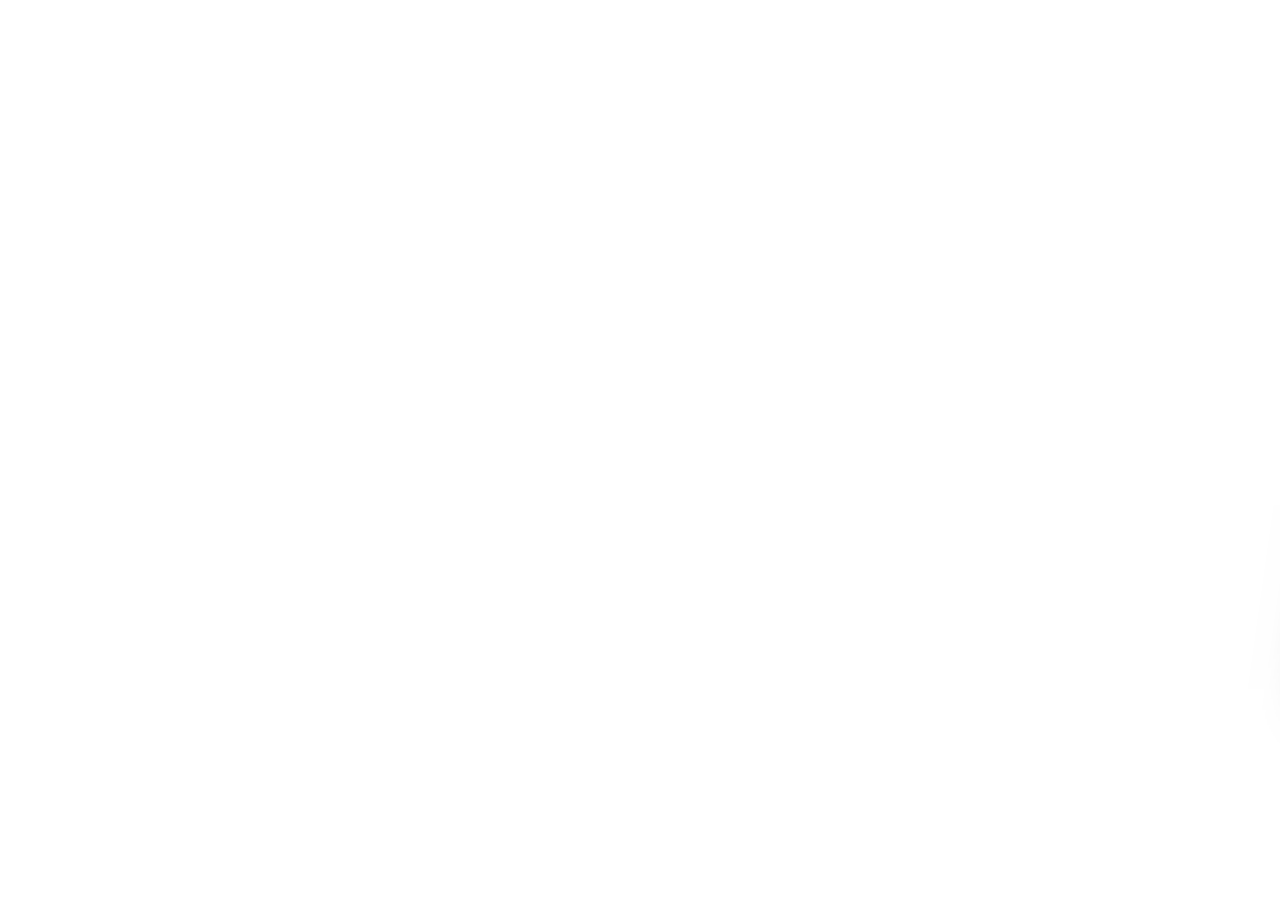
<file: overlay/index.html>
<!doctype html>
<html lang="en">
<head>
<meta charset="utf-8">
<meta name="viewport" content="width=device-width, initial-scale=1">
<meta name="robots" content="noindex">
<title>QClips stream overlay</title>
<!-- Transparent 1920x1080 OBS / Streamlabs browser source. Options are in the address, see overlay.js. -->
<link rel="preload" href="../fonts/archivo.woff2" as="font" type="font/woff2" crossorigin>
<link rel="stylesheet" href="overlay.css?v=20261020g">
</head>
<body>
<div id="stage">
  <div class="qc" id="qc" hidden>
    <div class="streak" aria-hidden="true"></div>
    <div class="frame">
      <i class="glow" aria-hidden="true"></i>
      <div class="panel">
        <div class="lights" aria-hidden="true"><i class="l1"></i><i class="l2"></i><i class="l3"></i></div>
        <div class="sheen" aria-hidden="true"></div>
        <div class="tick" aria-hidden="true"><div class="tick-track"></div></div>

        <div class="shot">
          <div class="screen">
            <video class="s1" data-src="clip.mp4?v=20261020g" poster="clip-poster.webp?v=20261020g" muted playsinline loop preload="auto" disablepictureinpicture></video>
            <img class="s2" src="../img/editor-simple-800.webp" alt="" decoding="async">
            <img class="toast" src="../img/toast.webp" alt="" decoding="async">
          </div>
        </div>

        <div class="copy">
          <div class="brand">
            <img class="mark" src="mark.svg" alt="">
            <img class="logo" src="logo.svg" alt="QClips">
            <span class="badge" data-t="badge"></span>
          </div>
          <span class="title"></span>
          <div class="note"><b class="n1"></b><span class="n2"></span></div>
          <h1 class="headline"></h1>
          <p class="sub" data-t="sub"></p>
          <div class="card-url"><span class="scan-label" data-t="scan"></span><span class="url">qclips.app</span></div>
          <ul class="feats"></ul>
          <ul class="lines"></ul>
        </div>

        <div class="cta">
          <div class="qr">
            <img class="code" alt="">
            <i class="scan" aria-hidden="true"></i>
            <i class="ring" aria-hidden="true"></i>
          </div>
          <div class="link">
            <span class="scan-label" data-t="scan"></span>
            <span class="url">qclips.app</span>
          </div>
        </div>

        <div class="timer" aria-hidden="true"></div>
      </div>
    </div>
  </div>
</div>
<script src="overlay.js?v=20261020g"></script>
</body>
</html>
</file>
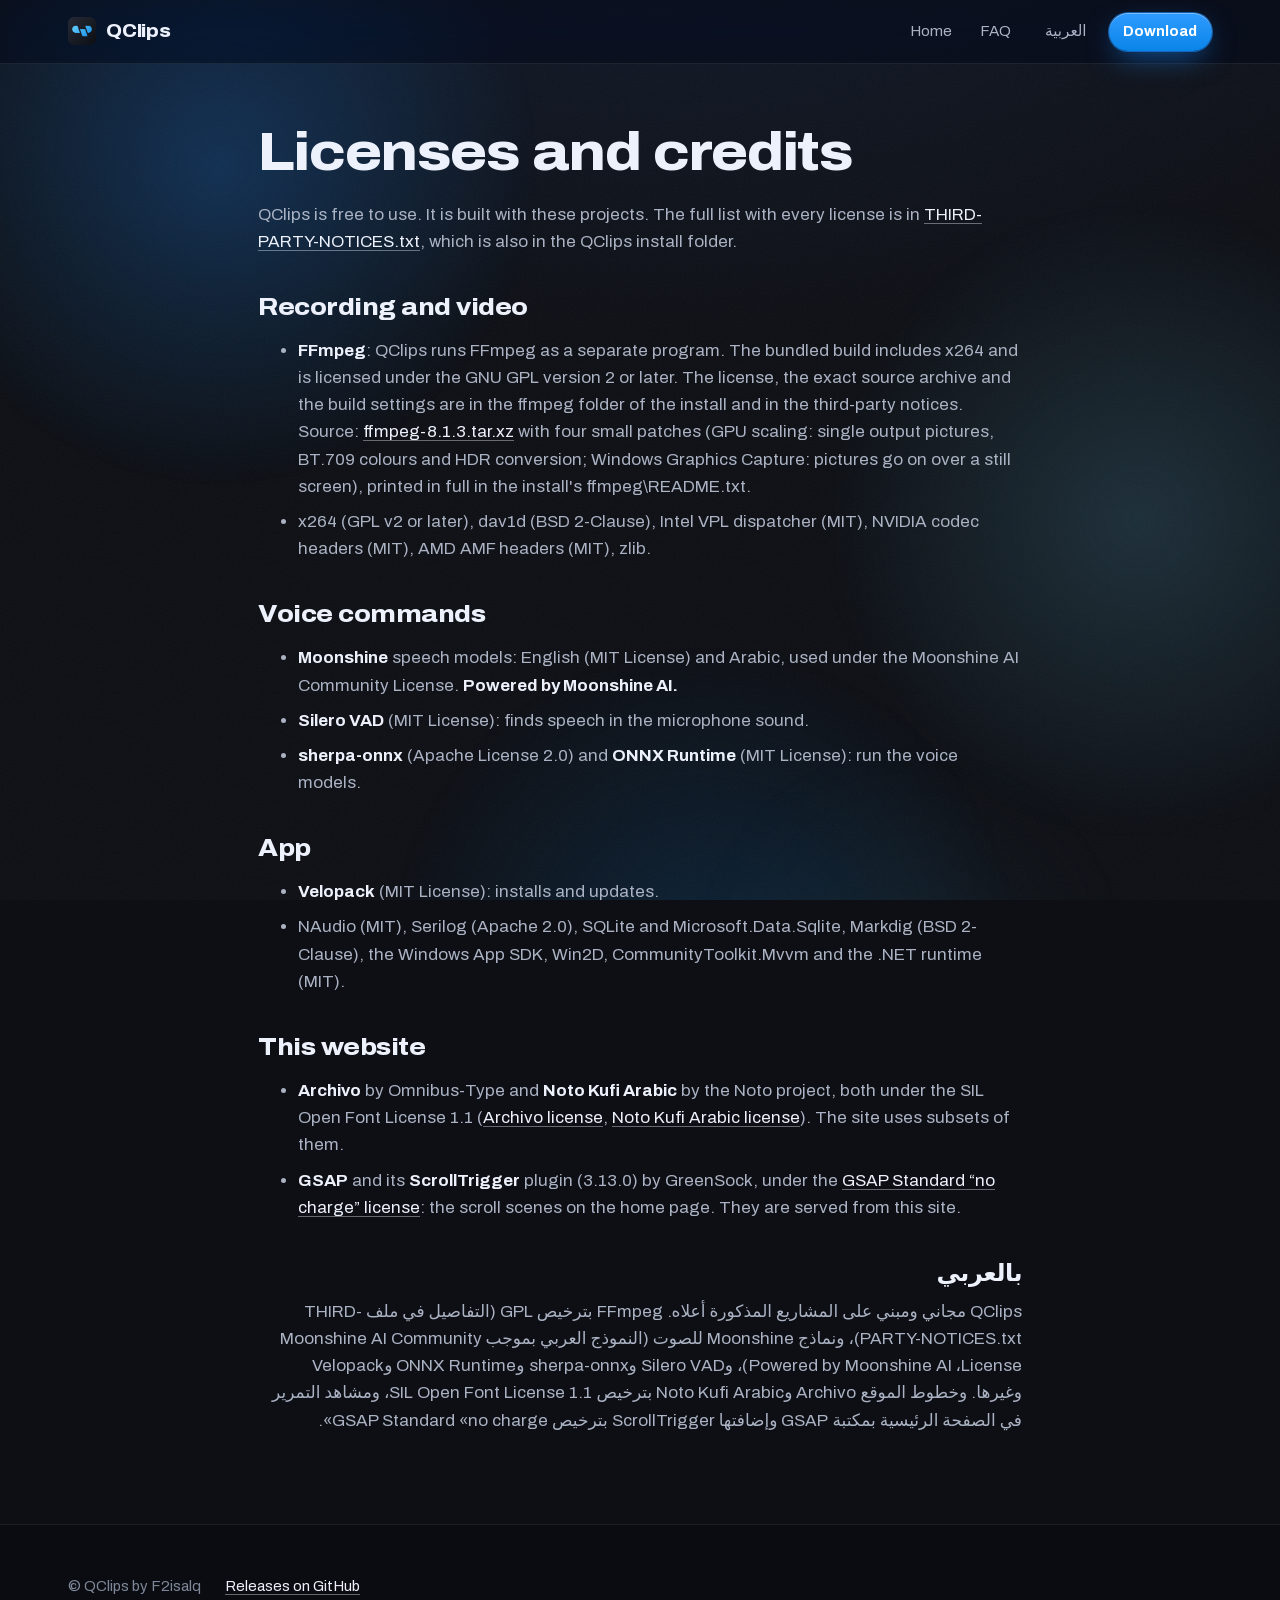
<file: licenses.html>
<!doctype html>
<html lang="en" dir="ltr">
<head>
<meta charset="utf-8">
<meta name="viewport" content="width=device-width, initial-scale=1">
<title>QClips licenses and credits</title>
<meta name="description" content="The open-source projects and models QClips is built with, and their licenses.">
<meta name="theme-color" content="#050813">
<meta name="color-scheme" content="dark">
<link rel="icon" href="favicon.ico" sizes="any">
<link rel="icon" href="favicon-32.png" type="image/png" sizes="32x32">
<link rel="apple-touch-icon" href="apple-touch-icon.png">
<link rel="stylesheet" href="css/site.css">
<script src="js/site.js" defer></script>
</head>
<body>
<a class="skip" href="#main">Skip to content</a>
<div class="aurora" aria-hidden="true"><i class="a1"></i><i class="a2"></i><i class="a3"></i><i class="a4"></i></div>
<header class="site-header">
  <div class="wrap">
    <a class="brand" href="./" aria-label="QClips home"><img src="img/logo.png" alt="" width="28" height="28">QClips</a>
    <nav class="nav" id="nav" aria-label="Main">
      <a href="./">Home</a>
      <a href="./#faq">FAQ</a>
    </nav>
    <a class="lang" href="ar/" hreflang="ar" lang="ar">العربية</a>
    <a class="btn primary sm" href="./#download">Download</a>
    <button class="menu-btn" type="button" aria-controls="nav" aria-expanded="false" aria-label="Menu">
      <svg viewBox="0 0 20 20" aria-hidden="true"><path d="M3 6h14M3 14h14" stroke="currentColor" stroke-width="1.8" stroke-linecap="round"/></svg>
    </button>
  </div>
</header>

<main id="main" class="wrap doc">
  <h1>Licenses and credits</h1>
  <p>QClips is free to use. It is built with these projects. The full list with every license is in
    <a href="THIRD-PARTY-NOTICES.txt">THIRD-PARTY-NOTICES.txt</a>, which is also in the QClips install folder.</p>

  <h2>Recording and video</h2>
  <ul>
    <li><strong>FFmpeg</strong>: QClips runs FFmpeg as a separate program. The bundled build includes x264 and is
      licensed under the GNU GPL version 2 or later. The license, the exact source archive and the build settings are in
      the ffmpeg folder of the install and in the third-party notices. Source:
      <a href="https://ffmpeg.org/releases/ffmpeg-8.1.3.tar.xz">ffmpeg-8.1.3.tar.xz</a> with four small patches (GPU scaling:
      single output pictures, BT.709 colours and HDR conversion; Windows Graphics Capture: pictures go on over a still
      screen), printed in full in the install's ffmpeg\README.txt.</li>
    <li>x264 (GPL v2 or later), dav1d (BSD 2-Clause), Intel VPL dispatcher (MIT), NVIDIA codec headers (MIT),
      AMD AMF headers (MIT), zlib.</li>
  </ul>

  <h2>Voice commands</h2>
  <ul>
    <li><strong>Moonshine</strong> speech models: English (MIT License) and Arabic, used under the Moonshine AI
      Community License. <strong>Powered by Moonshine AI.</strong></li>
    <li><strong>Silero VAD</strong> (MIT License): finds speech in the microphone sound.</li>
    <li><strong>sherpa-onnx</strong> (Apache License 2.0) and <strong>ONNX Runtime</strong> (MIT License): run the voice models.</li>
  </ul>

  <h2>App</h2>
  <ul>
    <li><strong>Velopack</strong> (MIT License): installs and updates.</li>
    <li>NAudio (MIT), Serilog (Apache 2.0), SQLite and Microsoft.Data.Sqlite, Markdig (BSD 2-Clause), the Windows App SDK,
      Win2D, CommunityToolkit.Mvvm and the .NET runtime (MIT).</li>
  </ul>

  <h2>This website</h2>
  <ul>
    <li><strong>Archivo</strong> by Omnibus-Type and <strong>Noto Kufi Arabic</strong> by the Noto project, both under the
      SIL Open Font License 1.1 (<a href="fonts/OFL-Archivo.txt">Archivo license</a>,
      <a href="fonts/OFL-NotoKufiArabic.txt">Noto Kufi Arabic license</a>). The site uses subsets of them.</li>
    <li><strong>GSAP</strong> and its <strong>ScrollTrigger</strong> plugin (3.13.0) by GreenSock, under the
      <a href="https://gsap.com/standard-license">GSAP Standard “no charge” license</a>: the scroll scenes on the home page.
      They are served from this site.</li>
  </ul>

  <h2 lang="ar" dir="rtl">بالعربي</h2>
  <p lang="ar" dir="rtl">QClips مجاني ومبني على المشاريع المذكورة أعلاه. FFmpeg بترخيص GPL (التفاصيل في ملف
    THIRD-PARTY-NOTICES.txt)، ونماذج Moonshine للصوت (النموذج العربي بموجب Moonshine AI Community License،
    <span lang="en" dir="ltr">Powered by Moonshine AI</span>)، وSilero VAD وsherpa-onnx وONNX Runtime وVelopack وغيرها. وخطوط الموقع Archivo وNoto Kufi Arabic بترخيص SIL Open Font License 1.1، ومشاهد التمرير في الصفحة الرئيسية بمكتبة GSAP وإضافتها ScrollTrigger بترخيص GSAP Standard «no charge».</p>
</main>

<footer class="site-footer">
  <div class="wrap">
    <div class="credit">
      <span>© QClips by F2isalq</span>
      <span><a href="https://github.com/F2isalq/QClips-Releases/releases">Releases on GitHub</a></span>
    </div>
  </div>
</footer>
</body>
</html>
</file>
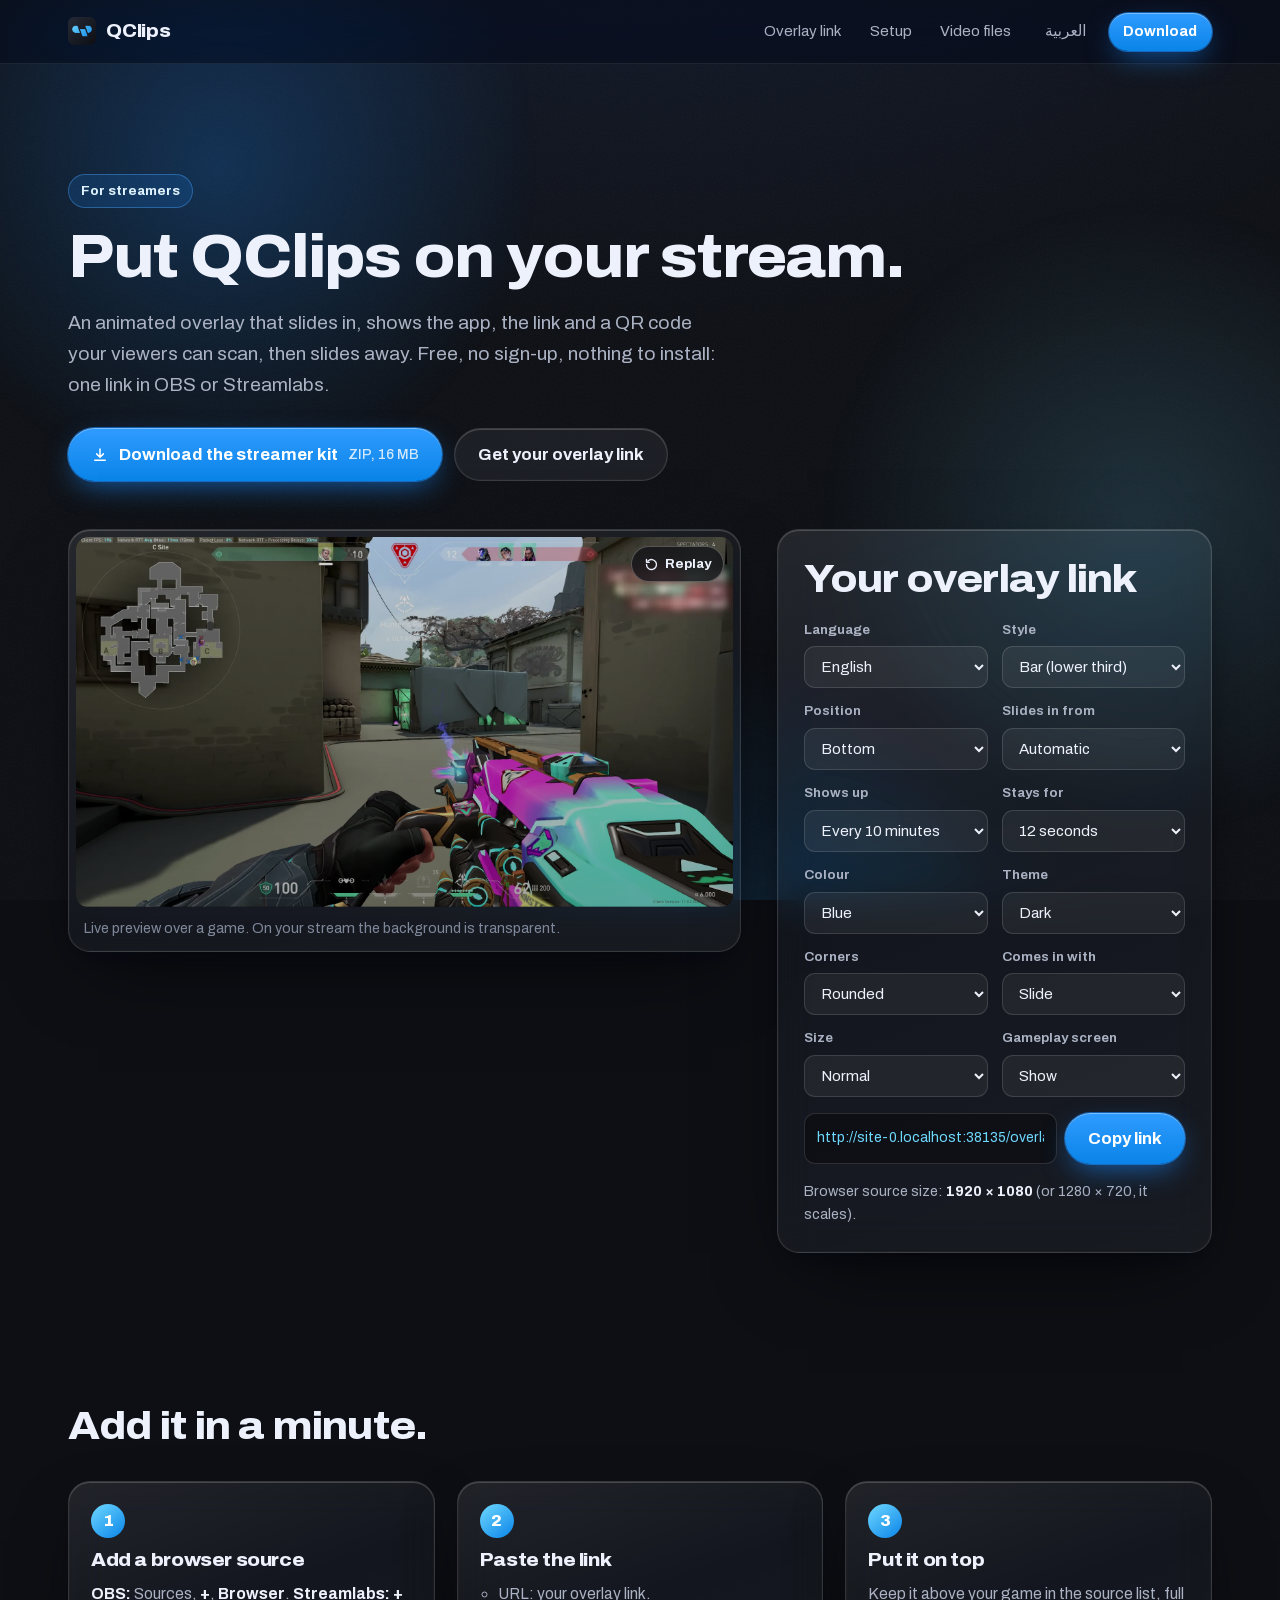
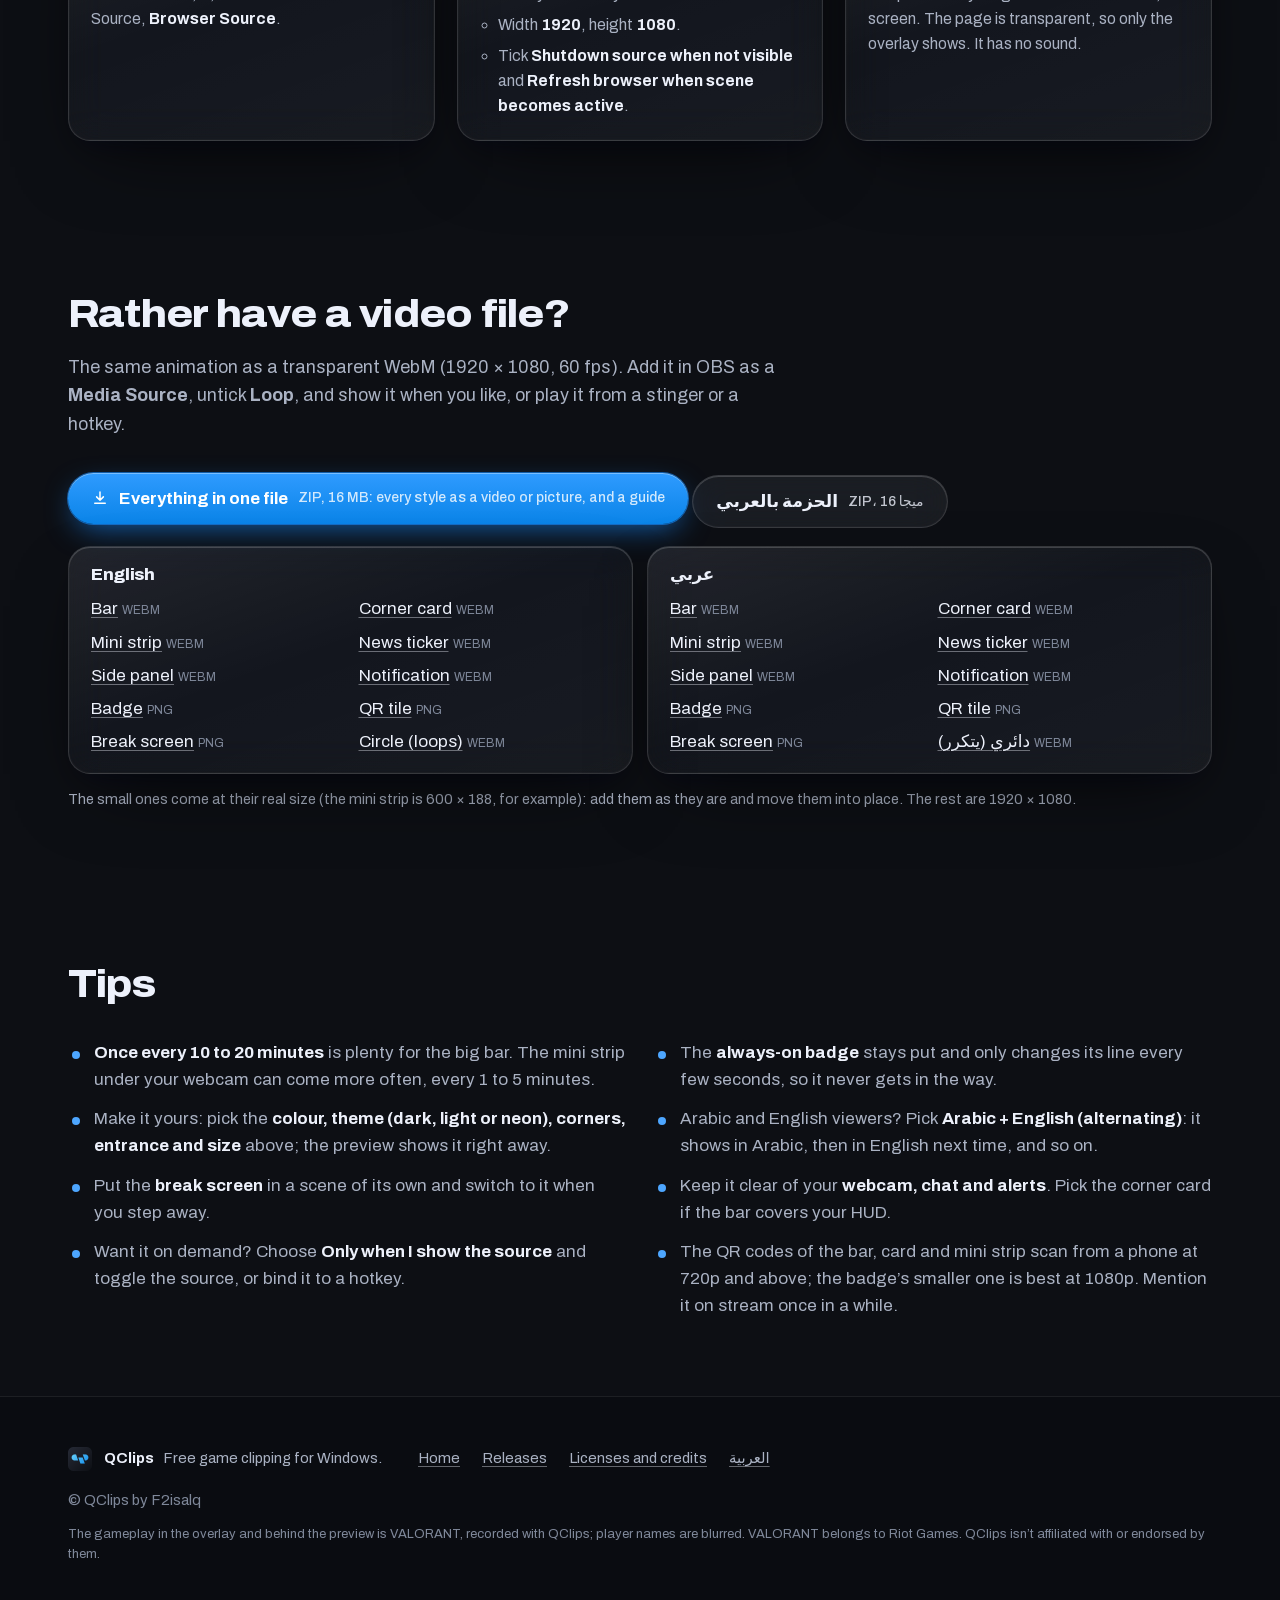
<file: streamers.html>
<!doctype html>
<html lang="en" dir="ltr">
<head>
<meta charset="utf-8">
<meta name="viewport" content="width=device-width, initial-scale=1">
<title>QClips for streamers: a free animated overlay for OBS and Streamlabs</title>
<meta name="description" content="Put QClips on your stream: an animated overlay with a live look at the app, the site link and a QR code. One link for an OBS or Streamlabs browser source, in English or Arabic.">
<meta name="theme-color" content="#0d0f14">
<meta name="color-scheme" content="dark">
<link rel="icon" href="favicon.ico" sizes="any">
<link rel="icon" href="favicon.svg" type="image/svg+xml">
<link rel="icon" href="favicon-32.png" type="image/png" sizes="32x32">
<link rel="apple-touch-icon" href="apple-touch-icon.png">
<link rel="alternate" hreflang="en" href="streamers.html">
<link rel="alternate" hreflang="ar" href="ar/streamers.html">
<meta property="og:title" content="QClips for streamers">
<meta property="og:description" content="A free animated overlay for your stream: the app, the link and a QR code.">
<meta property="og:type" content="website">
<meta property="og:image" content="img/og.jpg">
<link rel="preload" href="fonts/archivo.woff2" as="font" type="font/woff2" crossorigin>
<link rel="stylesheet" href="css/site.css">
<link rel="stylesheet" href="css/streamers.css?v=20261020g">
<script src="js/site.js" defer></script>
<script src="js/streamers.js?v=20261020g" defer></script>
</head>
<body>
<a class="skip" href="#main">Skip to content</a>
<div class="aurora" aria-hidden="true"><i class="a1"></i><i class="a2"></i><i class="a3"></i><i class="a4"></i></div>

<header class="site-header">
  <div class="wrap">
    <a class="brand" href="./" aria-label="QClips home"><img src="img/logo.png" alt="" width="28" height="28">QClips</a>
    <nav class="nav" id="nav" aria-label="Main">
      <a href="#link">Overlay link</a>
      <a href="#setup">Setup</a>
      <a href="#video">Video files</a>
    </nav>
    <a class="lang" href="ar/streamers.html" hreflang="ar" lang="ar">العربية</a>
    <a class="btn primary sm" href="./#download">Download</a>
  </div>
</header>

<main id="main">

<section class="st-hero">
  <div class="wrap">
    <span class="eyebrow">For streamers</span>
    <h1>Put QClips on your stream.</h1>
    <p class="lead">An animated overlay that slides in, shows the app, the link and a QR code your viewers can scan, then slides away. Free, no sign-up, nothing to install: one link in OBS or Streamlabs.</p>
    <div class="st-cta">
      <a class="btn primary" href="overlay/media/QClips-Streamer-Kit-EN.zip?v=20261020g" download><svg viewBox="0 0 24 24" aria-hidden="true" fill="none" stroke="currentColor" stroke-width="2" stroke-linecap="round" stroke-linejoin="round"><path d="M12 4v11m0 0l-4.5-4.5M12 15l4.5-4.5M5 19h14"/></svg>Download the streamer kit <small>ZIP, 16 MB</small></a>
      <a class="btn ghost" href="#link">Get your overlay link</a>
    </div>
  </div>
</section>

<section class="st-sec" id="link" aria-labelledby="link-title" style="padding-top:0">
  <div class="wrap st-grid">
    <figure class="glass st-preview" style="margin:0">
      <button class="st-replay" type="button" id="st-replay"><svg viewBox="0 0 24 24" aria-hidden="true" fill="none" stroke="currentColor" stroke-width="2.2" stroke-linecap="round" stroke-linejoin="round"><path d="M4 12a8 8 0 1 0 2.4-5.7M4 4v4.5h4.5"/></svg>Replay</button>
      <iframe id="st-frame" title="Overlay preview"></iframe>
      <figcaption>Live preview over a game. On your stream the background is transparent.</figcaption>
    </figure>

    <form class="glass st-builder" id="st-form" data-base="overlay/">
      <h2 id="link-title">Your overlay link</h2>
      <div class="st-fields">
        <div class="st-field">
          <label for="f-lang">Language</label>
          <select id="f-lang" name="lang"><option value="en" selected>English</option><option value="ar">Arabic</option><option value="mix">Arabic + English (alternating)</option></select>
        </div>
        <div class="st-field">
          <label for="f-layout">Style</label>
          <select id="f-layout" name="layout"><option value="bar" selected>Bar (lower third)</option><option value="card">Corner card</option><option value="mini">Mini strip (under your webcam)</option><option value="badge">Always-on badge (small, quiet)</option><option value="ticker">News ticker (scrolling line)</option><option value="side">Side panel (tall)</option><option value="notify">Notification (small pop-up)</option><option value="tile">QR tile (always on)</option><option value="scene">Break screen (full screen)</option><option value="circle">Circle (always on, e.g. over the minimap)</option></select>
        </div>
        <div class="st-field">
          <label for="f-pos">Position</label>
          <select id="f-pos" name="pos"></select>
        </div>
        <div class="st-field">
          <label for="f-from">Slides in from</label>
          <select id="f-from" name="from"><option value="" selected>Automatic</option><option value="left">Left</option><option value="right">Right</option></select>
        </div>
        <div class="st-field">
          <label for="f-every">Shows up</label>
          <select id="f-every" name="every">
            <option value="60">Every minute</option>
            <option value="120">Every 2 minutes</option>
            <option value="180">Every 3 minutes</option>
            <option value="300">Every 5 minutes</option>
            <option value="600" selected>Every 10 minutes</option>
            <option value="900">Every 15 minutes</option>
            <option value="1200">Every 20 minutes</option>
            <option value="1800">Every 30 minutes</option>
            <option value="0">Only when I show the source</option>
          </select>
        </div>
        <div class="st-field">
          <label for="f-hold">Stays for</label>
          <select id="f-hold" name="hold">
            <option value="5">5 seconds</option>
            <option value="7">7 seconds</option>
            <option value="10">10 seconds</option>
            <option value="12" selected>12 seconds</option>
            <option value="15">15 seconds</option>
            <option value="20">20 seconds</option>
          </select>
        </div>
        <div class="st-field">
          <label for="f-title">Break title</label>
          <select id="f-title" name="title"><option value="brb" selected>Be right back</option><option value="soon">Starting soon</option><option value="none">No title</option></select>
        </div>
        <div class="st-field">
          <label for="f-accent">Colour</label>
          <select id="f-accent" name="accent"><option value="" selected>Blue</option><option value="7c5cff">Violet</option><option value="06b6d4">Cyan</option><option value="22c55e">Green</option><option value="f59e0b">Amber</option><option value="f97316">Orange</option><option value="ff2e63">Rose</option><option value="ec4899">Pink</option></select>
        </div>
        <div class="st-field">
          <label for="f-theme">Theme</label>
          <select id="f-theme" name="theme"><option value="dark" selected>Dark</option><option value="light">Light</option><option value="neon">Neon glow</option></select>
        </div>
        <div class="st-field">
          <label for="f-corners">Corners</label>
          <select id="f-corners" name="corners"><option value="round" selected>Rounded</option><option value="square">Sharp</option></select>
        </div>
        <div class="st-field">
          <label for="f-enter">Comes in with</label>
          <select id="f-enter" name="enter"><option value="slide" selected>Slide</option><option value="pop">Pop</option><option value="fade">Fade</option><option value="flip">Flip</option></select>
        </div>
        <div class="st-field">
          <label for="f-scale">Size</label>
          <select id="f-scale" name="scale"><option value="1" selected>Normal</option><option value="0.8">Small</option><option value="1.2">Large</option></select>
        </div>
        <div class="st-field">
          <label for="f-shot">Gameplay screen</label>
          <select id="f-shot" name="shot"><option value="1" selected>Show</option><option value="0">Hide</option></select>
        </div>
      </div>
      <div class="st-url">
        <input id="st-link" type="text" readonly aria-label="Overlay link" spellcheck="false">
        <button class="btn primary" type="button" id="st-copy">Copy link</button>
      </div>
      <p class="st-size">Browser source size: <b class="ltr" id="st-size">1920 × 1080</b> <span id="st-size-note" data-full="(or 1280 × 720, it scales)." data-small="Drag it anywhere in OBS, for example under your webcam. Keep the same shape when you resize it."></span></p>
    </form>
  </div>
</section>

<section class="st-sec" id="setup" aria-labelledby="setup-title">
  <div class="wrap">
    <div class="sec-head"><h2 id="setup-title">Add it in a minute.</h2></div>
    <ol class="st-steps" style="list-style:none;margin:0;padding:0">
      <li class="glass st-step">
        <h3>Add a browser source</h3>
        <p><b>OBS:</b> Sources, <b>+</b>, <b>Browser</b>. <b>Streamlabs:</b> <b>+</b> Source, <b>Browser Source</b>.</p>
      </li>
      <li class="glass st-step">
        <h3>Paste the link</h3>
        <ul>
          <li>URL: your overlay link.</li>
          <li>Width <b>1920</b>, height <b>1080</b>.</li>
          <li>Tick <b>Shutdown source when not visible</b> and <b>Refresh browser when scene becomes active</b>.</li>
        </ul>
      </li>
      <li class="glass st-step">
        <h3>Put it on top</h3>
        <p>Keep it above your game in the source list, full screen. The page is transparent, so only the overlay shows. It has no sound.</p>
      </li>
    </ol>
  </div>
</section>

<section class="st-sec" id="video" aria-labelledby="video-title">
  <div class="wrap">
    <div class="sec-head">
      <h2 id="video-title">Rather have a video file?</h2>
      <p>The same animation as a transparent WebM (1920 × 1080, 60 fps). Add it in OBS as a <b>Media Source</b>, untick <b>Loop</b>, and show it when you like, or play it from a stinger or a hotkey.</p>
    </div>
    <p style="margin-bottom:18px"><a class="btn primary" href="overlay/media/QClips-Streamer-Kit-EN.zip?v=20261020g" download><svg viewBox="0 0 24 24" aria-hidden="true" fill="none" stroke="currentColor" stroke-width="2" stroke-linecap="round" stroke-linejoin="round"><path d="M12 4v11m0 0l-4.5-4.5M12 15l4.5-4.5M5 19h14"/></svg>Everything in one file <small>ZIP, 16 MB: every style as a video or picture, and a guide</small></a> <a class="btn ghost" href="overlay/media/QClips-Streamer-Kit-AR.zip?v=20261020g" download lang="ar">الحزمة بالعربي <small>ZIP، 16 ميجا</small></a></p>
    <div class="st-filecols">
      <div class="glass st-files"><h3>English</h3><ul><li><a href="overlay/media/qclips-overlay-en-bar.webm?v=20261020g" download>Bar</a> <small>WEBM</small></li><li><a href="overlay/media/qclips-overlay-en-card.webm?v=20261020g" download>Corner card</a> <small>WEBM</small></li><li><a href="overlay/media/qclips-overlay-en-mini.webm?v=20261020g" download>Mini strip</a> <small>WEBM</small></li><li><a href="overlay/media/qclips-overlay-en-ticker.webm?v=20261020g" download>News ticker</a> <small>WEBM</small></li><li><a href="overlay/media/qclips-overlay-en-side.webm?v=20261020g" download>Side panel</a> <small>WEBM</small></li><li><a href="overlay/media/qclips-overlay-en-notify.webm?v=20261020g" download>Notification</a> <small>WEBM</small></li><li><a href="overlay/media/qclips-overlay-en-badge.png?v=20261020g" download>Badge</a> <small>PNG</small></li><li><a href="overlay/media/qclips-overlay-en-tile.png?v=20261020g" download>QR tile</a> <small>PNG</small></li><li><a href="overlay/media/qclips-overlay-en-scene.png?v=20261020g" download>Break screen</a> <small>PNG</small></li><li><a href="overlay/media/qclips-overlay-en-circle.webm?v=20261020g" download>Circle (loops)</a> <small>WEBM</small></li></ul></div>
      <div class="glass st-files" lang="ar"><h3>عربي</h3><ul><li><a href="overlay/media/qclips-overlay-ar-bar.webm?v=20261020g" download>Bar</a> <small>WEBM</small></li><li><a href="overlay/media/qclips-overlay-ar-card.webm?v=20261020g" download>Corner card</a> <small>WEBM</small></li><li><a href="overlay/media/qclips-overlay-ar-mini.webm?v=20261020g" download>Mini strip</a> <small>WEBM</small></li><li><a href="overlay/media/qclips-overlay-ar-ticker.webm?v=20261020g" download>News ticker</a> <small>WEBM</small></li><li><a href="overlay/media/qclips-overlay-ar-side.webm?v=20261020g" download>Side panel</a> <small>WEBM</small></li><li><a href="overlay/media/qclips-overlay-ar-notify.webm?v=20261020g" download>Notification</a> <small>WEBM</small></li><li><a href="overlay/media/qclips-overlay-ar-badge.png?v=20261020g" download>Badge</a> <small>PNG</small></li><li><a href="overlay/media/qclips-overlay-ar-tile.png?v=20261020g" download>QR tile</a> <small>PNG</small></li><li><a href="overlay/media/qclips-overlay-ar-scene.png?v=20261020g" download>Break screen</a> <small>PNG</small></li><li><a href="overlay/media/qclips-overlay-ar-circle.webm?v=20261020g" download>دائري (يتكرر)</a> <small>WEBM</small></li></ul></div>
    </div>
    <p class="st-size" style="margin-top:14px">The small ones come at their real size (the mini strip is 600 × 188, for example): add them as they are and move them into place. The rest are 1920 × 1080.</p>
  </div>
</section>

<section class="st-sec" aria-labelledby="tips-title">
  <div class="wrap">
    <div class="sec-head"><h2 id="tips-title">Tips</h2></div>
    <ul class="st-tips">
      <li><b>Once every 10 to 20 minutes</b> is plenty for the big bar. The mini strip under your webcam can come more often, every 1 to 5 minutes.</li>
      <li>The <b>always-on badge</b> stays put and only changes its line every few seconds, so it never gets in the way.</li>
      <li>Make it yours: pick the <b>colour, theme (dark, light or neon), corners, entrance and size</b> above; the preview shows it right away.</li>
      <li>Arabic and English viewers? Pick <b>Arabic + English (alternating)</b>: it shows in Arabic, then in English next time, and so on.</li>
      <li>Put the <b>break screen</b> in a scene of its own and switch to it when you step away.</li>
      <li>Keep it clear of your <b>webcam, chat and alerts</b>. Pick the corner card if the bar covers your HUD.</li>
      <li>Want it on demand? Choose <b>Only when I show the source</b> and toggle the source, or bind it to a hotkey.</li>
      <li>The QR codes of the bar, card and mini strip scan from a phone at 720p and above; the badge’s smaller one is best at 1080p. Mention it on stream once in a while.</li>
    </ul>
  </div>
</section>

</main>

<footer class="site-footer">
  <div class="wrap">
    <p class="f-brand"><img src="img/logo.png" alt="" width="24" height="24" loading="lazy"><span><b>QClips</b> Free game clipping for Windows.</span></p>
    <ul class="f-links">
      <li><a href="./">Home</a></li>
      <li><a href="https://github.com/F2isalq/QClips-Releases/releases">Releases</a></li>
      <li><a href="licenses.html">Licenses and credits</a></li>
      <li><a href="ar/streamers.html" hreflang="ar" lang="ar">العربية</a></li>
    </ul>
    <p class="credit"><span>© QClips by F2isalq</span></p>
    <p class="credit owners">The gameplay in the overlay and behind the preview is VALORANT, recorded with QClips; player names are blurred. VALORANT belongs to Riot Games. QClips isn’t affiliated with or endorsed by them.</p>
  </div>
</footer>
</body>
</html>
</file>
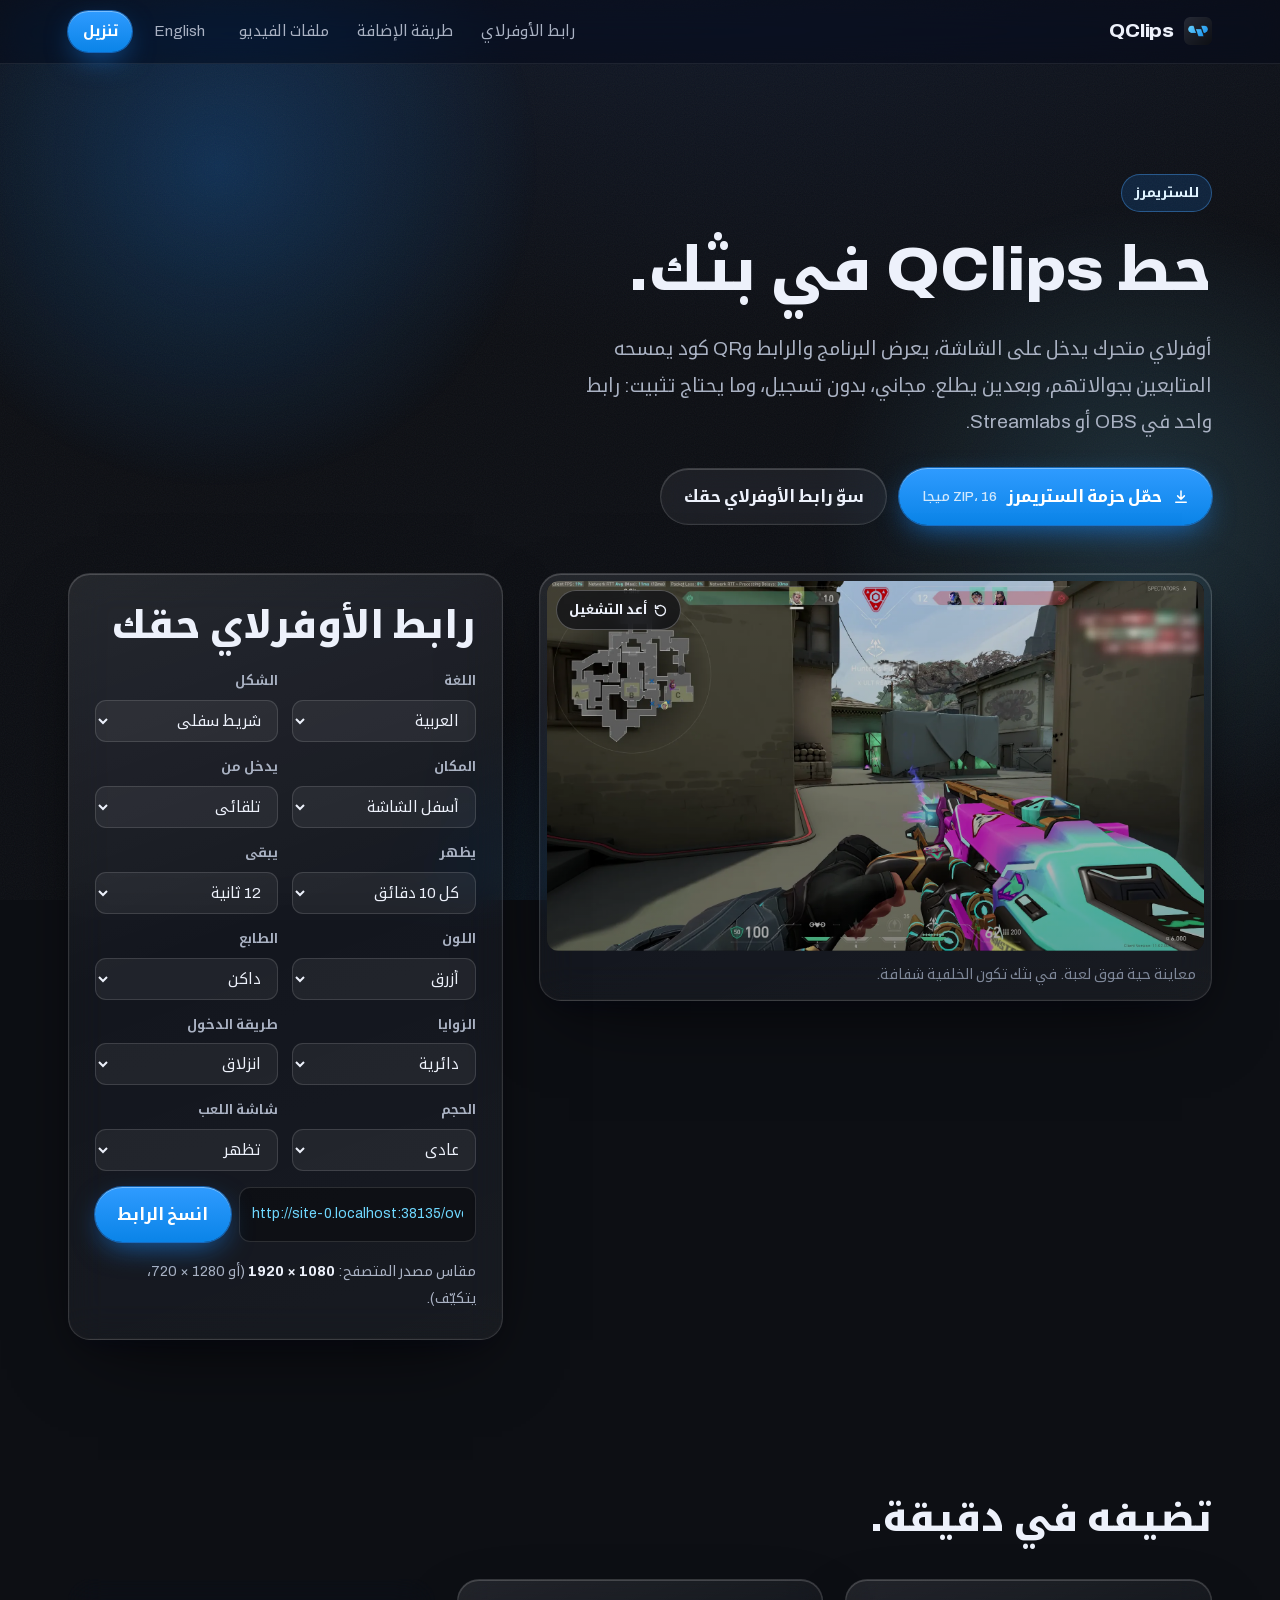
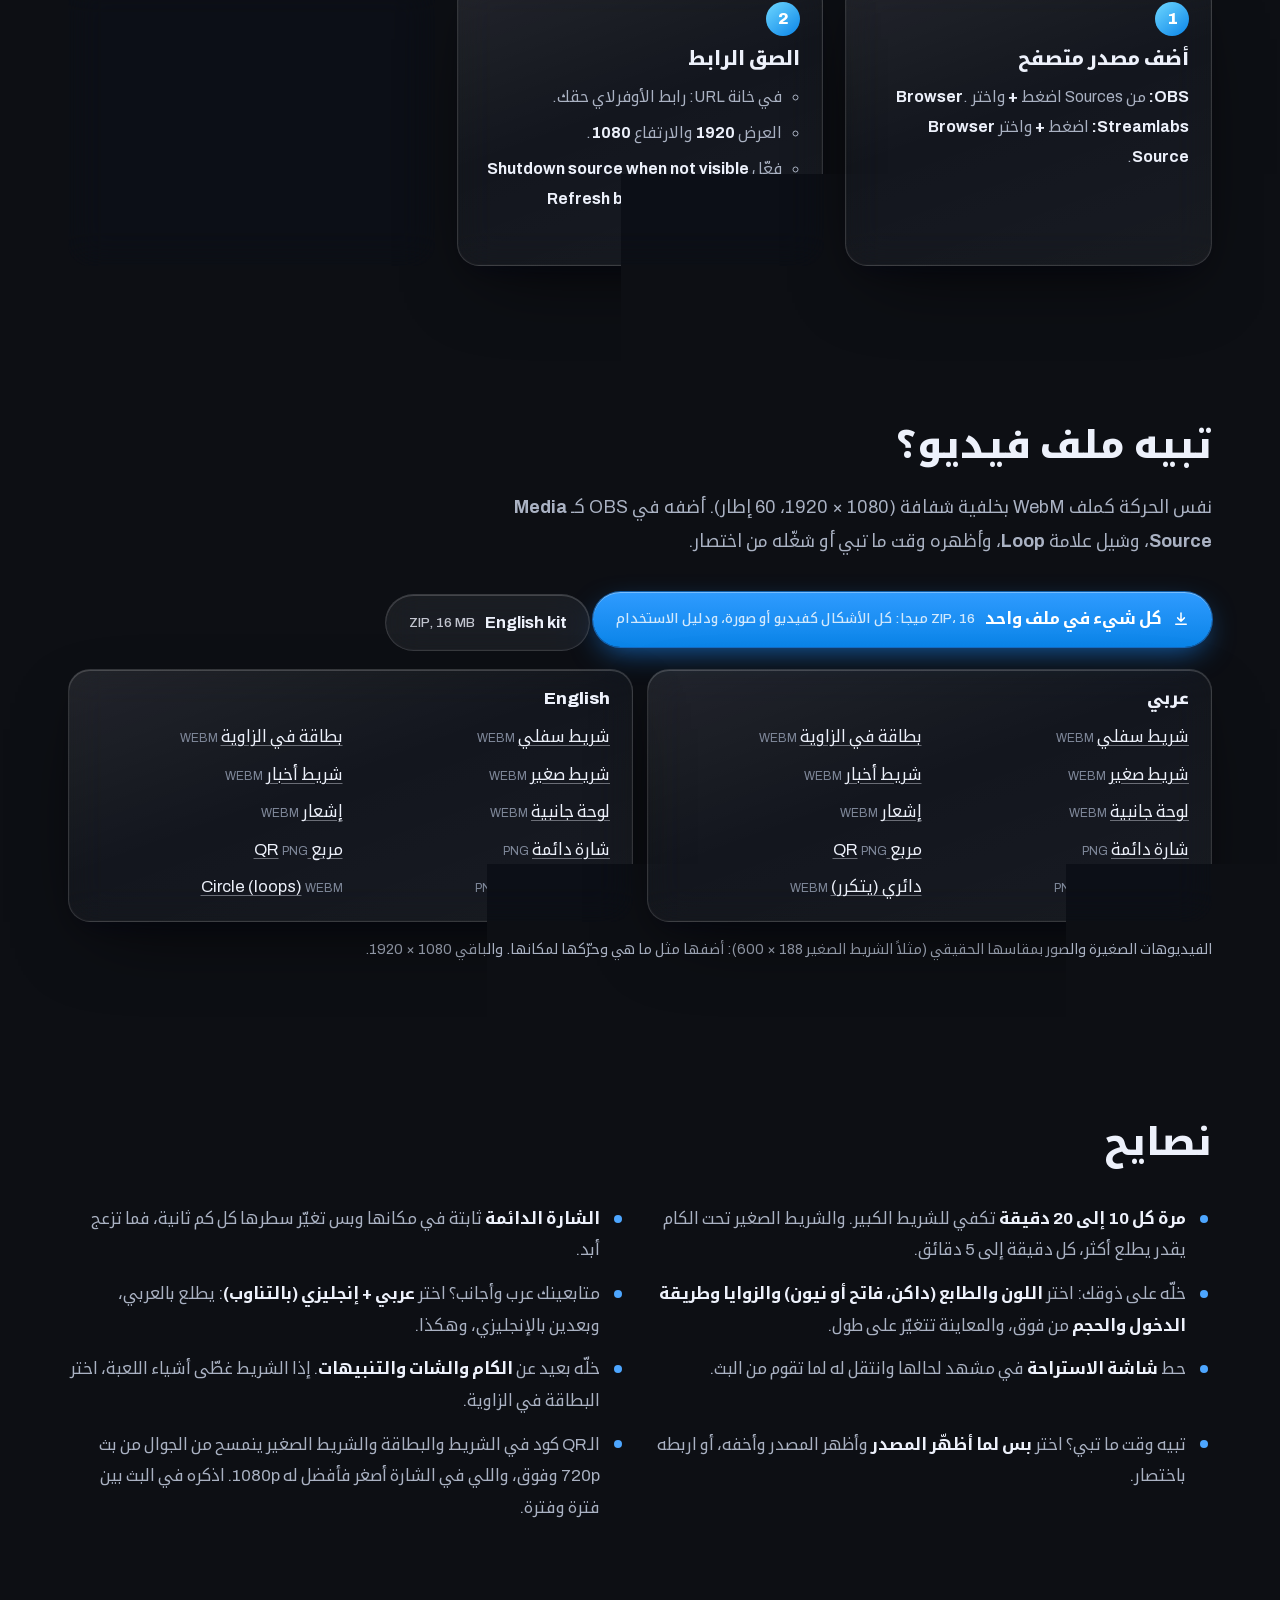
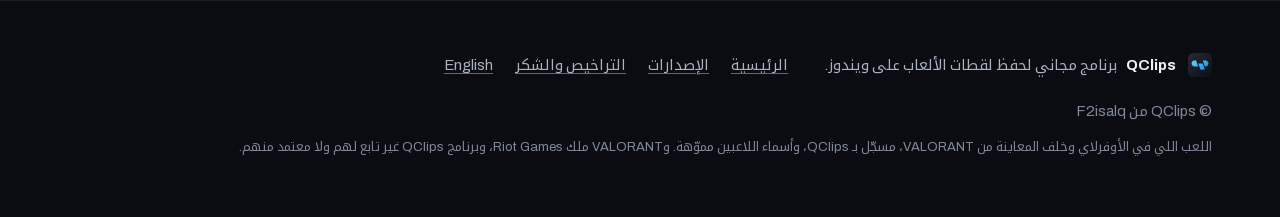
<file: ar/streamers.html>
<!doctype html>
<html lang="ar" dir="rtl">
<head>
<meta charset="utf-8">
<meta name="viewport" content="width=device-width, initial-scale=1">
<title>QClips للستريمرز: أوفرلاي متحرك مجاني لـ OBS و Streamlabs</title>
<meta name="description" content="حط QClips في بثك: أوفرلاي متحرك يعرض البرنامج ورابط الموقع وQR كود. رابط واحد تحطه كمصدر متصفح في OBS أو Streamlabs، بالعربي أو بالإنجليزي.">
<meta name="theme-color" content="#0d0f14">
<meta name="color-scheme" content="dark">
<link rel="icon" href="../favicon.ico" sizes="any">
<link rel="icon" href="../favicon.svg" type="image/svg+xml">
<link rel="icon" href="../favicon-32.png" type="image/png" sizes="32x32">
<link rel="apple-touch-icon" href="../apple-touch-icon.png">
<link rel="alternate" hreflang="en" href="../streamers.html">
<link rel="alternate" hreflang="ar" href="streamers.html">
<meta property="og:title" content="QClips للستريمرز">
<meta property="og:description" content="أوفرلاي متحرك مجاني لبثك: البرنامج والرابط وQR كود.">
<meta property="og:type" content="website">
<meta property="og:image" content="../img/og.jpg">
<link rel="preload" href="../fonts/noto-kufi-arabic.woff2" as="font" type="font/woff2" crossorigin>
<link rel="stylesheet" href="../css/site.css">
<link rel="stylesheet" href="../css/streamers.css?v=20261020g">
<script src="../js/site.js" defer></script>
<script src="../js/streamers.js?v=20261020g" defer></script>
</head>
<body>
<a class="skip" href="#main">انتقل إلى المحتوى</a>
<div class="aurora" aria-hidden="true"><i class="a1"></i><i class="a2"></i><i class="a3"></i><i class="a4"></i></div>

<header class="site-header">
  <div class="wrap">
    <a class="brand" href="./" aria-label="الصفحة الرئيسية لـ QClips"><img src="../img/logo.png" alt="" width="28" height="28"><span lang="en">QClips</span></a>
    <nav class="nav" id="nav" aria-label="القائمة الرئيسية">
      <a href="#link">رابط الأوفرلاي</a>
      <a href="#setup">طريقة الإضافة</a>
      <a href="#video">ملفات الفيديو</a>
    </nav>
    <a class="lang" href="../streamers.html" hreflang="en" lang="en">English</a>
    <a class="btn primary sm" href="./#download">تنزيل</a>
  </div>
</header>

<main id="main">

<section class="st-hero">
  <div class="wrap">
    <span class="eyebrow">للستريمرز</span>
    <h1>حط <span lang="en">QClips</span> في بثك.</h1>
    <p class="lead">أوفرلاي متحرك يدخل على الشاشة، يعرض البرنامج والرابط وQR كود يمسحه المتابعين بجوالاتهم، وبعدين يطلع. مجاني، بدون تسجيل، وما يحتاج تثبيت: رابط واحد في OBS أو Streamlabs.</p>
    <div class="st-cta">
      <a class="btn primary" href="../overlay/media/QClips-Streamer-Kit-AR.zip?v=20261020g" download><svg viewBox="0 0 24 24" aria-hidden="true" fill="none" stroke="currentColor" stroke-width="2" stroke-linecap="round" stroke-linejoin="round"><path d="M12 4v11m0 0l-4.5-4.5M12 15l4.5-4.5M5 19h14"/></svg>حمّل حزمة الستريمرز <small>ZIP، 16 ميجا</small></a>
      <a class="btn ghost" href="#link">سوّ رابط الأوفرلاي حقك</a>
    </div>
  </div>
</section>

<section class="st-sec" id="link" aria-labelledby="link-title" style="padding-top:0">
  <div class="wrap st-grid">
    <figure class="glass st-preview" style="margin:0">
      <button class="st-replay" type="button" id="st-replay"><svg viewBox="0 0 24 24" aria-hidden="true" fill="none" stroke="currentColor" stroke-width="2.2" stroke-linecap="round" stroke-linejoin="round"><path d="M4 12a8 8 0 1 0 2.4-5.7M4 4v4.5h4.5"/></svg>أعد التشغيل</button>
      <iframe id="st-frame" title="معاينة الأوفرلاي"></iframe>
      <figcaption>معاينة حية فوق لعبة. في بثك تكون الخلفية شفافة.</figcaption>
    </figure>

    <form class="glass st-builder" id="st-form" data-base="../overlay/">
      <h2 id="link-title">رابط الأوفرلاي حقك</h2>
      <div class="st-fields">
        <div class="st-field">
          <label for="f-lang">اللغة</label>
          <select id="f-lang" name="lang"><option value="ar" selected>العربية</option><option value="en">الإنجليزية</option><option value="mix">عربي + إنجليزي (بالتناوب)</option></select>
        </div>
        <div class="st-field">
          <label for="f-layout">الشكل</label>
          <select id="f-layout" name="layout"><option value="bar" selected>شريط سفلي</option><option value="card">بطاقة في الزاوية</option><option value="mini">شريط صغير (تحت الكام)</option><option value="badge">شارة دائمة (صغيرة وهادية)</option><option value="ticker">شريط أخبار (نص متحرك)</option><option value="side">لوحة جانبية (طويلة)</option><option value="notify">إشعار (صغير ينبثق)</option><option value="tile">مربع QR (دائم)</option><option value="scene">شاشة استراحة (كامل الشاشة)</option><option value="circle">دائري (دائم، مثلاً مكان الماب)</option></select>
        </div>
        <div class="st-field">
          <label for="f-pos">المكان</label>
          <select id="f-pos" name="pos"></select>
        </div>
        <div class="st-field">
          <label for="f-from">يدخل من</label>
          <select id="f-from" name="from"><option value="" selected>تلقائي</option><option value="right">اليمين</option><option value="left">اليسار</option></select>
        </div>
        <div class="st-field">
          <label for="f-every">يظهر</label>
          <select id="f-every" name="every">
            <option value="60">كل دقيقة</option>
            <option value="120">كل دقيقتين</option>
            <option value="180">كل 3 دقائق</option>
            <option value="300">كل 5 دقائق</option>
            <option value="600" selected>كل 10 دقائق</option>
            <option value="900">كل 15 دقيقة</option>
            <option value="1200">كل 20 دقيقة</option>
            <option value="1800">كل 30 دقيقة</option>
            <option value="0">بس لما أظهّر المصدر</option>
          </select>
        </div>
        <div class="st-field">
          <label for="f-hold">يبقى</label>
          <select id="f-hold" name="hold">
            <option value="5">5 ثواني</option>
            <option value="7">7 ثواني</option>
            <option value="10">10 ثواني</option>
            <option value="12" selected>12 ثانية</option>
            <option value="15">15 ثانية</option>
            <option value="20">20 ثانية</option>
          </select>
        </div>
        <div class="st-field">
          <label for="f-title">عنوان الاستراحة</label>
          <select id="f-title" name="title"><option value="brb" selected>راجع بعد شوي</option><option value="soon">البث يبدأ بعد شوي</option><option value="none">بدون عنوان</option></select>
        </div>
        <div class="st-field">
          <label for="f-accent">اللون</label>
          <select id="f-accent" name="accent"><option value="" selected>أزرق</option><option value="7c5cff">بنفسجي</option><option value="06b6d4">سماوي</option><option value="22c55e">أخضر</option><option value="f59e0b">ذهبي</option><option value="f97316">برتقالي</option><option value="ff2e63">أحمر وردي</option><option value="ec4899">وردي</option></select>
        </div>
        <div class="st-field">
          <label for="f-theme">الطابع</label>
          <select id="f-theme" name="theme"><option value="dark" selected>داكن</option><option value="light">فاتح</option><option value="neon">نيون مضيء</option></select>
        </div>
        <div class="st-field">
          <label for="f-corners">الزوايا</label>
          <select id="f-corners" name="corners"><option value="round" selected>دائرية</option><option value="square">حادة</option></select>
        </div>
        <div class="st-field">
          <label for="f-enter">طريقة الدخول</label>
          <select id="f-enter" name="enter"><option value="slide" selected>انزلاق</option><option value="pop">قفزة</option><option value="fade">ظهور تدريجي</option><option value="flip">قلب</option></select>
        </div>
        <div class="st-field">
          <label for="f-scale">الحجم</label>
          <select id="f-scale" name="scale"><option value="1" selected>عادي</option><option value="0.8">صغير</option><option value="1.2">كبير</option></select>
        </div>
        <div class="st-field">
          <label for="f-shot">شاشة اللعب</label>
          <select id="f-shot" name="shot"><option value="1" selected>تظهر</option><option value="0">مخفية</option></select>
        </div>
      </div>
      <div class="st-url">
        <input id="st-link" type="text" readonly aria-label="رابط الأوفرلاي" spellcheck="false">
        <button class="btn primary" type="button" id="st-copy">انسخ الرابط</button>
      </div>
      <p class="st-size">مقاس مصدر المتصفح: <b class="ltr" id="st-size">1920 × 1080</b> <span id="st-size-note" data-full="(أو 1280 × 720، يتكيّف)." data-small="اسحبه لأي مكان في OBS، مثلاً تحت الكام. وإذا كبّرته أو صغّرته خلّه بنفس الشكل."></span></p>
    </form>
  </div>
</section>

<section class="st-sec" id="setup" aria-labelledby="setup-title">
  <div class="wrap">
    <div class="sec-head"><h2 id="setup-title">تضيفه في دقيقة.</h2></div>
    <ol class="st-steps" style="list-style:none;margin:0;padding:0">
      <li class="glass st-step">
        <h3>أضف مصدر متصفح</h3>
        <p><b>OBS:</b> من Sources اضغط <b>+</b> واختر <b lang="en">Browser</b>. <b>Streamlabs:</b> اضغط <b>+</b> واختر <b lang="en">Browser Source</b>.</p>
      </li>
      <li class="glass st-step">
        <h3>الصق الرابط</h3>
        <ul>
          <li>في خانة URL: رابط الأوفرلاي حقك.</li>
          <li>العرض <b>1920</b> والارتفاع <b>1080</b>.</li>
          <li>فعّل <b lang="en" dir="ltr">Shutdown source when not visible</b> و<b lang="en" dir="ltr">Refresh browser when scene becomes active</b>.</li>
        </ul>
      </li>
      <li class="glass st-step">
        <h3>خلّه فوق</h3>
        <p>خلّه فوق اللعبة في قائمة المصادر وبكامل الشاشة. الصفحة شفافة، فما يبان إلا الأوفرلاي، وما فيه أي صوت.</p>
      </li>
    </ol>
  </div>
</section>

<section class="st-sec" id="video" aria-labelledby="video-title">
  <div class="wrap">
    <div class="sec-head">
      <h2 id="video-title">تبيه ملف فيديو؟</h2>
      <p>نفس الحركة كملف WebM بخلفية شفافة (<span class="ltr">1920 × 1080</span>، 60 إطار). أضفه في OBS كـ <b lang="en">Media Source</b>، وشيل علامة <b lang="en">Loop</b>، وأظهره وقت ما تبي أو شغّله من اختصار.</p>
    </div>
    <p style="margin-bottom:18px"><a class="btn primary" href="../overlay/media/QClips-Streamer-Kit-AR.zip?v=20261020g" download><svg viewBox="0 0 24 24" aria-hidden="true" fill="none" stroke="currentColor" stroke-width="2" stroke-linecap="round" stroke-linejoin="round"><path d="M12 4v11m0 0l-4.5-4.5M12 15l4.5-4.5M5 19h14"/></svg>كل شيء في ملف واحد <small>ZIP، 16 ميجا: كل الأشكال كفيديو أو صورة، ودليل الاستخدام</small></a> <a class="btn ghost" href="../overlay/media/QClips-Streamer-Kit-EN.zip?v=20261020g" download lang="en">English kit <small>ZIP, 16 MB</small></a></p>
    <div class="st-filecols">
      <div class="glass st-files"><h3>عربي</h3><ul><li><a href="../overlay/media/qclips-overlay-ar-bar.webm?v=20261020g" download>شريط سفلي</a> <small>WEBM</small></li><li><a href="../overlay/media/qclips-overlay-ar-card.webm?v=20261020g" download>بطاقة في الزاوية</a> <small>WEBM</small></li><li><a href="../overlay/media/qclips-overlay-ar-mini.webm?v=20261020g" download>شريط صغير</a> <small>WEBM</small></li><li><a href="../overlay/media/qclips-overlay-ar-ticker.webm?v=20261020g" download>شريط أخبار</a> <small>WEBM</small></li><li><a href="../overlay/media/qclips-overlay-ar-side.webm?v=20261020g" download>لوحة جانبية</a> <small>WEBM</small></li><li><a href="../overlay/media/qclips-overlay-ar-notify.webm?v=20261020g" download>إشعار</a> <small>WEBM</small></li><li><a href="../overlay/media/qclips-overlay-ar-badge.png?v=20261020g" download>شارة دائمة</a> <small>PNG</small></li><li><a href="../overlay/media/qclips-overlay-ar-tile.png?v=20261020g" download>مربع QR</a> <small>PNG</small></li><li><a href="../overlay/media/qclips-overlay-ar-scene.png?v=20261020g" download>شاشة استراحة</a> <small>PNG</small></li><li><a href="../overlay/media/qclips-overlay-ar-circle.webm?v=20261020g" download>دائري (يتكرر)</a> <small>WEBM</small></li></ul></div>
      <div class="glass st-files" lang="en"><h3>English</h3><ul><li><a href="../overlay/media/qclips-overlay-en-bar.webm?v=20261020g" download>شريط سفلي</a> <small>WEBM</small></li><li><a href="../overlay/media/qclips-overlay-en-card.webm?v=20261020g" download>بطاقة في الزاوية</a> <small>WEBM</small></li><li><a href="../overlay/media/qclips-overlay-en-mini.webm?v=20261020g" download>شريط صغير</a> <small>WEBM</small></li><li><a href="../overlay/media/qclips-overlay-en-ticker.webm?v=20261020g" download>شريط أخبار</a> <small>WEBM</small></li><li><a href="../overlay/media/qclips-overlay-en-side.webm?v=20261020g" download>لوحة جانبية</a> <small>WEBM</small></li><li><a href="../overlay/media/qclips-overlay-en-notify.webm?v=20261020g" download>إشعار</a> <small>WEBM</small></li><li><a href="../overlay/media/qclips-overlay-en-badge.png?v=20261020g" download>شارة دائمة</a> <small>PNG</small></li><li><a href="../overlay/media/qclips-overlay-en-tile.png?v=20261020g" download>مربع QR</a> <small>PNG</small></li><li><a href="../overlay/media/qclips-overlay-en-scene.png?v=20261020g" download>شاشة استراحة</a> <small>PNG</small></li><li><a href="../overlay/media/qclips-overlay-en-circle.webm?v=20261020g" download>Circle (loops)</a> <small>WEBM</small></li></ul></div>
    </div>
    <p class="st-size" style="margin-top:14px">الفيديوهات الصغيرة والصور بمقاسها الحقيقي (مثلاً الشريط الصغير <span class="ltr">600 × 188</span>): أضفها مثل ما هي وحرّكها لمكانها. والباقي <span class="ltr">1920 × 1080</span>.</p>
  </div>
</section>

<section class="st-sec" aria-labelledby="tips-title">
  <div class="wrap">
    <div class="sec-head"><h2 id="tips-title">نصايح</h2></div>
    <ul class="st-tips">
      <li><b>مرة كل 10 إلى 20 دقيقة</b> تكفي للشريط الكبير. والشريط الصغير تحت الكام يقدر يطلع أكثر، كل دقيقة إلى 5 دقائق.</li>
      <li><b>الشارة الدائمة</b> ثابتة في مكانها وبس تغيّر سطرها كل كم ثانية، فما تزعج أبد.</li>
      <li>خلّه على ذوقك: اختر <b>اللون والطابع (داكن، فاتح أو نيون) والزوايا وطريقة الدخول والحجم</b> من فوق، والمعاينة تتغيّر على طول.</li>
      <li>متابعينك عرب وأجانب؟ اختر <b>عربي + إنجليزي (بالتناوب)</b>: يطلع بالعربي، وبعدين بالإنجليزي، وهكذا.</li>
      <li>حط <b>شاشة الاستراحة</b> في مشهد لحالها وانتقل له لما تقوم من البث.</li>
      <li>خلّه بعيد عن <b>الكام والشات والتنبيهات</b>. إذا الشريط غطّى أشياء اللعبة، اختر البطاقة في الزاوية.</li>
      <li>تبيه وقت ما تبي؟ اختر <b>بس لما أظهّر المصدر</b> وأظهر المصدر وأخفه، أو اربطه باختصار.</li>
      <li>الـQR كود في الشريط والبطاقة والشريط الصغير ينمسح من الجوال من بث <span class="ltr">720p</span> وفوق، واللي في الشارة أصغر فأفضل له <span class="ltr">1080p</span>. اذكره في البث بين فترة وفترة.</li>
    </ul>
  </div>
</section>

</main>

<footer class="site-footer">
  <div class="wrap">
    <p class="f-brand"><img src="../img/logo.png" alt="" width="24" height="24" loading="lazy"><span><b lang="en">QClips</b> برنامج مجاني لحفظ لقطات الألعاب على ويندوز.</span></p>
    <ul class="f-links">
      <li><a href="./">الرئيسية</a></li>
      <li><a href="https://github.com/F2isalq/QClips-Releases/releases">الإصدارات</a></li>
      <li><a href="../licenses.html">التراخيص والشكر</a></li>
      <li><a href="../streamers.html" hreflang="en" lang="en">English</a></li>
    </ul>
    <p class="credit"><span>© QClips من <span lang="en" dir="ltr">F2isalq</span></span></p>
    <p class="credit owners">اللعب اللي في الأوفرلاي وخلف المعاينة من <span lang="en" dir="ltr">VALORANT</span>، مسجّل بـ <span lang="en">QClips</span>، وأسماء اللاعبين مموّهة. و<span lang="en" dir="ltr">VALORANT</span> ملك <span lang="en" dir="ltr">Riot Games</span>، وبرنامج <span lang="en">QClips</span> غير تابع لهم ولا معتمد منهم.</p>
  </div>
</footer>
</body>
</html>
</file>
<file: css/site.css>
/* QClips website 4: real screenshots of the app, on frosted glass, over slowly moving light in the logo's blues
   (light cyan #6FD8FF to blue #0A84E8, accent #1A8CFF) on its charcoal (#0D0F14 to #262A36).
   One dark scheme. Archivo (Latin) and Noto Kufi Arabic (Arabic), both OFL, self-hosted.
   Motion: transform and opacity only; nothing moves on its own with prefers-reduced-motion (or ?motion=off). */

@font-face {
  font-family: "Archivo";
  src: url("../fonts/archivo.woff2") format("woff2");
  font-weight: 400 900; font-stretch: 62% 125%; font-style: normal; font-display: swap;
}
@font-face {
  font-family: "Noto Kufi Arabic";
  src: url("../fonts/noto-kufi-arabic.woff2") format("woff2");
  font-weight: 100 900; font-style: normal; font-display: swap;
  unicode-range: U+0600-06FF, U+200C-200F, U+2066-2069, U+25CC;
}

:root {
  --bg: #0d0f14;
  --bg-2: #14171f;
  --text: #edf1fb;
  --muted: #aab2c3;
  --dim: #7f889a;
  --blue: #1a8cff;
  --blue-hi: #4da6ff;
  --cyan: #6fd8ff;
  --deep: #0a84e8;
  --amber: #ffb547;
  --live: #ff5a4a;

  /* glass */
  --glass: rgba(255, 255, 255, .055);
  --glass-2: rgba(255, 255, 255, .085);
  --glass-solid: rgba(20, 23, 31, .92); /* where backdrop-filter is missing */
  --edge: rgba(255, 255, 255, .13);
  --edge-hi: rgba(255, 255, 255, .26);
  --inner: inset 0 1px 0 rgba(255, 255, 255, .16), inset 0 0 0 1px rgba(255, 255, 255, .02);
  --lift: 0 30px 80px -30px rgba(0, 0, 0, .75), 0 12px 30px -18px rgba(5, 10, 30, .9);
  --blur: blur(18px) saturate(150%);

  --font: "Archivo", "Segoe UI", system-ui, sans-serif;
  --font-ar: "Noto Kufi Arabic", "Archivo", "Segoe UI", Tahoma, sans-serif;
  --max: 1240px;
  --gutter: clamp(16px, 4vw, 48px);
  --header-h: 64px;
  --ease: cubic-bezier(.16, 1, .3, 1);
  --r-lg: 22px; --r-md: 16px; --r-sm: 11px;
  /* perfect fourth from 17px */
  --s-1: .8125rem; --s0: 1.0625rem; --s1: 1.4167rem; --s2: 1.889rem; --s3: 2.519rem; --s4: 3.358rem; --s5: 4.477rem;
  color-scheme: dark;
}

*, *::before, *::after { box-sizing: border-box; }
html { -webkit-text-size-adjust: 100%; scroll-padding-top: calc(var(--header-h) + 20px); background: var(--bg); }
body {
  margin: 0; background: transparent; color: var(--text); font-family: var(--font); font-size: var(--s0);
  line-height: 1.6; -webkit-font-smoothing: antialiased; overflow-x: clip; min-height: 100vh;
}
html[lang="ar"] body { font-family: var(--font-ar); font-size: 1.04rem; line-height: 1.9; }
img { display: block; max-width: 100%; height: auto; }
picture { display: contents; }
a { color: var(--text); text-decoration: underline; text-decoration-thickness: 1px; text-underline-offset: .2em; text-decoration-color: rgba(237, 241, 251, .4); }
a:hover { text-decoration-color: var(--blue-hi); text-decoration-thickness: 2px; }
:focus-visible { outline: 2px solid var(--blue-hi); outline-offset: 3px; border-radius: 6px; }
button { font: inherit; color: inherit; }
[hidden] { display: none !important; }
.sr-only { position: absolute !important; width: 1px; height: 1px; padding: 0; margin: -1px; overflow: hidden; clip: rect(0 0 0 0); white-space: nowrap; border: 0; }
.num { font-variant-numeric: tabular-nums; }
.keys { white-space: nowrap; direction: ltr; unicode-bidi: isolate; }
.ltr { direction: ltr; unicode-bidi: isolate; }
.wrap { width: 100%; max-width: var(--max); margin: 0 auto; padding-inline: var(--gutter); }
.skip { position: absolute; inset-inline-start: 12px; top: -80px; z-index: 300; background: var(--blue); color: #fff; padding: 10px 16px; font-weight: 700; border-radius: 8px; }
.skip:focus { top: 12px; }
kbd {
  font-family: inherit; font-size: .82em; font-weight: 650; display: inline-block; line-height: 1.25;
  padding: .1em .45em .12em; border: 1px solid var(--edge-hi); border-bottom-width: 2px; border-radius: 6px;
  background: rgba(255, 255, 255, .08); color: var(--text); vertical-align: .08em; direction: ltr; unicode-bidi: isolate;
}
code { font-family: inherit; font-size: .95em; background: rgba(255, 255, 255, .08); padding: .05em .4em; border-radius: 5px; direction: ltr; unicode-bidi: isolate; }

/* ---------- the light behind everything ---------- */
.aurora { position: fixed; inset: 0; z-index: -1; overflow: hidden; pointer-events: none; background: radial-gradient(120% 80% at 50% -10%, #121a2b 0%, var(--bg) 60%); }
.aurora i {
  position: absolute; width: 70vmax; height: 70vmax; border-radius: 50%; opacity: .5;
  background: radial-gradient(closest-side, var(--c) 0%, transparent 72%);
  animation: drift var(--t) ease-in-out infinite alternate; will-change: transform;
}
.aurora .a1 { --c: rgba(26, 140, 255, .5); --t: 26s; left: -18vmax; top: -22vmax; }
.aurora .a2 { --c: rgba(111, 216, 255, .32); --t: 32s; right: -24vmax; top: 8vh; animation-delay: -9s; }
.aurora .a3 { --c: rgba(10, 132, 232, .34); --t: 38s; left: 20vw; bottom: -40vmax; animation-delay: -17s; }
.aurora .a4 { --c: rgba(111, 216, 255, .1); --t: 44s; right: 4vw; bottom: -30vmax; width: 50vmax; height: 50vmax; animation-delay: -5s; }
.aurora::after { /* fine grain keeps the gradients from banding */
  content: ""; position: absolute; inset: 0; opacity: .05;
  background-image: url("data:image/svg+xml,%3Csvg xmlns='http://www.w3.org/2000/svg' width='160' height='160'%3E%3Cfilter id='n'%3E%3CfeTurbulence type='fractalNoise' baseFrequency='.9' numOctaves='2' stitchTiles='stitch'/%3E%3C/filter%3E%3Crect width='160' height='160' filter='url(%23n)'/%3E%3C/svg%3E");
}
@keyframes drift {
  0% { transform: translate3d(0, 0, 0) scale(1); }
  50% { transform: translate3d(8vw, 6vh, 0) scale(1.12); }
  100% { transform: translate3d(-6vw, 10vh, 0) scale(.94); }
}

/* ---------- glass ---------- */
.glass {
  background: linear-gradient(160deg, rgba(255, 255, 255, .09), rgba(255, 255, 255, .03) 46%, rgba(255, 255, 255, .05));
  border: 1px solid var(--edge); border-radius: var(--r-lg);
  box-shadow: var(--inner), var(--lift);
  -webkit-backdrop-filter: var(--blur); backdrop-filter: var(--blur);
}
@supports not ((backdrop-filter: blur(1px)) or (-webkit-backdrop-filter: blur(1px))) {
  .glass, .site-header, .btn.ghost, .stat, .faq details, .menu-open .nav { background: var(--glass-solid) !important; }
}

/* a real screenshot presented as a floating glass screen */
.screen {
  position: relative; margin: 0; padding: 7px; border-radius: 18px;
  background: linear-gradient(150deg, rgba(255, 255, 255, .16), rgba(255, 255, 255, .04) 40%, rgba(255, 255, 255, .08));
  border: 1px solid var(--edge-hi);
  box-shadow: var(--inner), 0 40px 90px -35px rgba(0, 0, 0, .85), 0 0 0 1px rgba(0, 0, 0, .25);
  -webkit-backdrop-filter: var(--blur); backdrop-filter: var(--blur);
}
.screen img { border-radius: 12px; width: 100%; background: #14171f; }
.screen::after { /* a sheen across the glass, moved by the pointer tilt */
  content: ""; position: absolute; inset: 0; border-radius: inherit; pointer-events: none;
  background: linear-gradient(115deg, transparent 30%, rgba(255, 255, 255, .09) 45%, transparent 60%);
  background-size: 250% 100%; background-position: var(--sheen, 70%) 0; mix-blend-mode: screen;
}
.tilt { transform-style: preserve-3d; transition: transform .6s var(--ease); }

/* ---------- header ---------- */
.site-header {
  position: sticky; top: 0; z-index: 100; height: var(--header-h);
  background: rgba(6, 10, 22, .55); border-bottom: 1px solid rgba(255, 255, 255, .08);
  -webkit-backdrop-filter: blur(16px) saturate(160%); backdrop-filter: blur(16px) saturate(160%);
}
.site-header .wrap { height: 100%; display: flex; align-items: center; gap: 22px; }
.brand { display: inline-flex; align-items: center; gap: 10px; font-weight: 800; font-size: 1.12rem; font-stretch: 112%; text-decoration: none; letter-spacing: -.01em; }
.brand img { width: 28px; height: 28px; }
.nav { display: flex; gap: 4px; margin-inline-start: auto; }
.nav a { text-decoration: none; color: var(--muted); padding: 7px 12px; border-radius: 999px; font-size: .95rem; transition: color .2s, background-color .2s; }
.nav a:hover, .nav a[aria-current="true"] { color: var(--text); background: rgba(255, 255, 255, .07); }
.lang { text-decoration: none; color: var(--muted); font-size: .95rem; }
.lang:hover { color: var(--text); }
.menu-btn { display: none; width: 42px; height: 42px; border-radius: 12px; border: 1px solid var(--edge); background: rgba(255, 255, 255, .05); cursor: pointer; place-items: center; }
.menu-btn svg { width: 20px; height: 20px; }

/* ---------- buttons ---------- */
.btn {
  position: relative; display: inline-flex; align-items: center; justify-content: center; gap: .6em; min-height: 48px;
  padding: .7em 1.35em; border-radius: 999px; font-weight: 700; text-decoration: none; cursor: pointer; border: 0;
  transition: transform .25s var(--ease), box-shadow .25s, background-color .25s;
}
.btn small { font-weight: 500; opacity: .8; font-size: .82em; }
.btn.primary {
  color: #fff; background: linear-gradient(180deg, #2f9bff, #0a84e8);
  box-shadow: inset 0 1px 0 rgba(255, 255, 255, .35), 0 10px 30px -8px rgba(26, 140, 255, .7), 0 0 0 1px rgba(26, 140, 255, .6);
}
.btn.primary:hover { transform: translateY(-1px); box-shadow: inset 0 1px 0 rgba(255, 255, 255, .4), 0 16px 40px -10px rgba(26, 140, 255, .85), 0 0 0 1px rgba(77, 166, 255, .8); text-decoration: none; }
.btn.ghost { color: var(--text); background: rgba(255, 255, 255, .06); border: 1px solid var(--edge); box-shadow: var(--inner); -webkit-backdrop-filter: var(--blur); backdrop-filter: var(--blur); }
.btn.ghost:hover { background: rgba(255, 255, 255, .1); text-decoration: none; }
.btn.sm { min-height: 38px; padding: .45em 1em; font-size: .92rem; }
.btn svg { width: 18px; height: 18px; flex: none; }

/* ---------- type ---------- */
h1, h2, h3 { margin: 0; font-weight: 800; letter-spacing: -.02em; line-height: 1.04; font-stretch: 112%; }
html[lang="ar"] h1, html[lang="ar"] h2, html[lang="ar"] h3 { letter-spacing: 0; line-height: 1.35; font-weight: 800; }
h1 { font-size: clamp(2.5rem, 4.7vw, 4.5rem); font-stretch: 110%; }
h2 { font-size: clamp(2rem, 4vw, var(--s4)); }
h3 { font-size: var(--s1); line-height: 1.2; font-stretch: 105%; }
h1 kbd, h2 kbd { font-size: .62em; vertical-align: .22em; padding: .05em .4em .08em; border-radius: .22em; }
p { margin: 0; }
.lead { font-size: clamp(1.08rem, 1.5vw, 1.25rem); color: var(--muted); max-width: 34em; }
.sec { position: relative; padding-block: clamp(80px, 12vw, 150px); }
.sec-head { max-width: 760px; margin-bottom: clamp(36px, 5vw, 60px); }
.sec-head p { margin-top: 18px; color: var(--muted); font-size: 1.12rem; max-width: 40em; }
.sec-head.center { margin-inline: auto; text-align: center; }
.sec-head.center p { margin-inline: auto; }

/* ---------- hero ---------- */
.hero { position: relative; padding-top: clamp(40px, 7vw, 90px); padding-bottom: clamp(40px, 6vw, 80px); }
.hero-grid { display: grid; grid-template-columns: minmax(0, 9fr) minmax(0, 11fr); gap: clamp(24px, 4vw, 56px); align-items: center; }
.hero h1 .l { display: block; }
.hero h1 .l + .l { background: linear-gradient(100deg, #fff 0%, #bfe6ff 45%, #6fd8ff 100%); -webkit-background-clip: text; background-clip: text; color: transparent; }
.hero .lead { margin-top: 24px; }
.cta { display: flex; flex-wrap: wrap; gap: 12px; margin-top: 32px; }
.fine { margin-top: 18px; color: var(--dim); font-size: .92rem; }

.stack { position: relative; aspect-ratio: 16 / 12; perspective: 1800px; width: calc(100% + 6vw); }
.stack-in { position: absolute; inset: 0; transform-style: preserve-3d; transform: rotateX(var(--rx, 4deg)) rotateY(var(--ry, -10deg)); }
.stack .layer { position: absolute; transform-style: preserve-3d; will-change: transform; }
.stack .l-main { left: 0; top: 4%; width: 88%; }
.stack .l-ed { left: 30%; top: 46%; width: 66%; }
.stack .l-az { right: -6%; top: -2%; width: 23%; }
.stack .l-toast { left: -8%; top: 64%; width: 40%; }
.stack .l-main .screen { transform: translateZ(-40px); }
.stack .l-ed .screen { transform: translateZ(60px); }
.stack .l-az .screen { transform: translateZ(120px); padding: 5px; }
.stack .l-az img { border-radius: 9px; }
.stack .l-toast .chip { transform: translateZ(170px); }
html[dir="rtl"] .stack-in { transform: rotateX(var(--rx, 4deg)) rotateY(var(--ry, 10deg)); }

/* entrance: the screens come in from depth and settle (only with motion) */
.js:not(.rm) .stack .layer { animation: settle 1.5s var(--ease) both; animation-delay: var(--d, 0s); }
.js:not(.rm) .stack .l-main { --from: translate3d(-6%, 10%, -300px) rotateY(18deg); --d: .1s; }
.js:not(.rm) .stack .l-ed { --from: translate3d(14%, 30%, -120px) rotateX(-14deg); --d: .35s; }
.js:not(.rm) .stack .l-az { --from: translate3d(60%, -6%, 0) ; --d: .6s; }
.js:not(.rm) .stack .l-toast { --from: translate3d(-30%, 0, 0) scale(.9); --d: 1.25s; }
@keyframes settle { from { opacity: 0; transform: var(--from); } to { opacity: 1; transform: none; } }
.js:not(.rm) .hero-copy > * { animation: rise 1s var(--ease) both; }
.js:not(.rm) .hero-copy > :nth-child(2) { animation-delay: .1s; }
.js:not(.rm) .hero-copy > :nth-child(3) { animation-delay: .2s; }
.js:not(.rm) .hero-copy > :nth-child(4) { animation-delay: .3s; }
@keyframes rise { from { opacity: 0; transform: translateY(18px); } to { opacity: 1; transform: none; } }

/* the "Clip saved" notification: the app's own picture on a glass chip */
.chip { display: block; filter: drop-shadow(0 18px 30px rgba(0, 0, 0, .55)) drop-shadow(0 0 24px rgba(26, 140, 255, .25)); }
.chip img { width: 100%; }

/* ---------- facts ---------- */
.facts { margin-top: clamp(40px, 6vw, 72px); display: grid; grid-template-columns: repeat(4, minmax(0, 1fr)); gap: 14px; list-style: none; padding: 0; }
.stat { padding: 22px 22px 20px; border-radius: var(--r-md); background: var(--glass); border: 1px solid var(--edge); box-shadow: var(--inner); -webkit-backdrop-filter: var(--blur); backdrop-filter: var(--blur); }
.stat b { display: block; font-size: clamp(1.9rem, 3.2vw, 2.6rem); font-weight: 800; font-stretch: 115%; line-height: 1.05; letter-spacing: -.02em; font-variant-numeric: tabular-nums; }
.stat b small { font-size: .5em; font-weight: 700; margin-inline-start: .2em; color: var(--muted); letter-spacing: 0; }
.stat > span { display: block; margin-top: 8px; color: var(--muted); font-size: .93rem; line-height: 1.45; }

/* ---------- reveal on scroll ---------- */
.js:not(.rm) [data-reveal] { opacity: 0; transform: translate3d(0, 28px, 0); transition: opacity .9s var(--ease), transform 1.1s var(--ease); transition-delay: calc(var(--i, 0) * 90ms); }
.js:not(.rm) [data-reveal].in { opacity: 1; transform: none; }

/* ---------- the tour: steps on one side, one glass screen that changes ---------- */
.tour { padding-top: clamp(60px, 8vw, 110px); }
.tour-grid { display: grid; grid-template-columns: minmax(0, 5fr) minmax(0, 8fr); gap: clamp(28px, 5vw, 72px); }
.steps { display: flex; flex-direction: column; }
.step { min-height: 92vh; display: flex; flex-direction: column; justify-content: center; padding-block: 40px; scroll-margin-top: var(--header-h); }
.step:first-child { min-height: 80vh; }
.step h2 { font-size: clamp(2rem, 3.6vw, 3rem); }
.step > p { margin-top: 18px; color: var(--muted); font-size: 1.1rem; }
.step .ticks { margin-top: 26px; }
.step-num { display: inline-flex; align-items: center; gap: 10px; margin-bottom: 18px; color: var(--muted); font-size: .92rem; font-weight: 600; }
.step-num i { width: 26px; height: 26px; border-radius: 50%; display: grid; place-items: center; font-style: normal; font-size: .8rem; font-weight: 800; color: #fff; background: rgba(26, 140, 255, .25); border: 1px solid rgba(77, 166, 255, .55); }
.step .shot-sm { display: none; margin-top: 28px; }
.stage { position: sticky; top: calc(var(--header-h) + 6vh); height: calc(88vh - var(--header-h)); display: flex; align-items: center; }
.stage-in { position: relative; width: 100%; perspective: 1400px; }
.stage .screen { transform: rotateY(-4deg) rotateX(2deg); }
html[dir="rtl"] .stage .screen { transform: rotateY(4deg) rotateX(2deg); }
.stage .frames { position: relative; aspect-ratio: 16 / 10; border-radius: 12px; overflow: hidden; background: #14171f; }
.stage .frames img { position: absolute; inset: 0; width: 100%; height: 100%; object-fit: cover; object-position: top left; border-radius: 0; opacity: 0; transform-origin: var(--o, 0 0); transform: scale(calc(var(--z, 1) * 1.06)); transition: opacity .7s var(--ease), transform 1.4s var(--ease); }
.stage .frames img.on { opacity: 1; transform: scale(var(--z, 1)); }
.stage .frames img.right { object-position: right center; }
.stage-cap { margin-top: 18px; display: flex; align-items: center; gap: 12px; color: var(--muted); font-size: .93rem; min-height: 1.6em; }
.dots { display: flex; gap: 6px; }
.dots i { width: 22px; height: 4px; border-radius: 4px; background: rgba(255, 255, 255, .16); transition: background-color .4s, width .4s var(--ease); }
.dots i.on { background: var(--blue); width: 38px; }

.ticks { list-style: none; padding: 0; margin: 0; display: grid; gap: 14px; }
.ticks li { position: relative; padding-inline-start: 30px; color: var(--muted); }
.ticks li b { color: var(--text); font-weight: 700; }
.ticks li::before { content: ""; position: absolute; inset-inline-start: 0; top: .42em; width: 16px; height: 16px; border-radius: 50%; background: radial-gradient(circle at 35% 35%, #9fe2ff, var(--blue) 70%); box-shadow: 0 0 12px rgba(26, 140, 255, .6); }
html[lang="ar"] .ticks li::before { top: .62em; }

/* ---------- Alt+Z, over a game ---------- */
.az, .reel { max-width: min(100%, calc((100vh - 150px) * 1.6)); margin-inline: auto; }
.az { padding: 10px; border-radius: 26px; }
.az-screen { position: relative; aspect-ratio: 16 / 9; border-radius: 18px; overflow: hidden; background: #14171f; isolation: isolate; direction: ltr; }
.az-screen > img { position: absolute; inset: 0; width: 100%; height: 100%; object-fit: cover; }
.az-screen .az-game { transition: filter .6s var(--ease), transform 1.2s var(--ease); }
.az-screen.open .az-game { filter: brightness(.82); }
.az-panel, .az-player { position: absolute; top: 0; bottom: 0; height: 100%; transition: transform .55s cubic-bezier(.2, .9, .25, 1), opacity .4s; }
.az-panel { right: 0; width: auto; transform: translateX(104%); box-shadow: -30px 0 60px -20px rgba(0, 0, 0, .6); }
.az-panel img, .az-player img { height: 100%; width: auto; max-width: none; }
.az-screen.open .az-panel { transform: none; }
.az-player { right: 0; opacity: 0; transform: translateX(6%); pointer-events: none; }
.az-screen.trim .az-player { opacity: 1; transform: none; }
.az-toast { position: absolute; right: .6%; top: 13.5%; width: 16.9%; transform: translateX(110%); transition: transform .5s cubic-bezier(.2, .9, .25, 1); }
.az-toast img { width: 100%; }
.az-screen.saved .az-toast { transform: none; }
.az-hint { position: absolute; left: 50%; bottom: 7%; transform: translateX(-50%); padding: 10px 16px; border-radius: 999px; background: rgba(13, 15, 20, .6); border: 1px solid var(--edge); color: #fff; font-size: .95rem; -webkit-backdrop-filter: blur(10px); backdrop-filter: blur(10px); transition: opacity .3s; white-space: nowrap; }
.az-screen.open .az-hint { opacity: 0; }
.az-ctl { display: flex; flex-wrap: wrap; align-items: center; gap: 10px 14px; padding: 16px 8px 6px; color: var(--muted); font-size: .95rem; }
.az-ctl .btn[aria-pressed="true"] { background: rgba(26, 140, 255, .22); border-color: rgba(77, 166, 255, .7); }
.two { display: grid; grid-template-columns: minmax(0, 1fr) minmax(0, 1fr); gap: clamp(28px, 5vw, 64px); align-items: start; margin-top: clamp(36px, 5vw, 56px); }

/* ---------- editor carousel ---------- */
.reel { padding: 10px; border-radius: 26px; }
.reel-frames { position: relative; aspect-ratio: 1600 / 1000; border-radius: 16px; overflow: hidden; background: #14171f; }
.reel-frames figure { position: absolute; inset: 0; margin: 0; opacity: 0; transition: opacity .8s var(--ease); }
.reel-frames figure.on { opacity: 1; }
.reel-frames img { width: 100%; height: 100%; object-fit: cover; object-position: top left; }
.reel-bar { display: flex; flex-wrap: wrap; align-items: center; gap: 10px; padding: 14px 6px 4px; }
.reel-tabs { display: flex; flex-wrap: wrap; gap: 6px; }
.reel-tabs button { position: relative; overflow: hidden; border: 1px solid var(--edge); background: rgba(255, 255, 255, .04); color: var(--muted); border-radius: 999px; padding: 8px 15px; cursor: pointer; font-size: .93rem; }
.reel-tabs button[aria-selected="true"] { color: #fff; background: rgba(26, 140, 255, .2); border-color: rgba(77, 166, 255, .65); }
.reel-tabs button i { position: absolute; left: 0; bottom: 0; height: 2px; width: 100%; background: var(--blue-hi); transform-origin: left; transform: scaleX(0); }
html[dir="rtl"] .reel-tabs button i { transform-origin: right; }
.reel-tabs button[aria-selected="true"] i.run { animation: fill var(--dur, 6s) linear forwards; }
@keyframes fill { to { transform: scaleX(1); } }
.reel-pause { margin-inline-start: auto; }
.reel-cap { color: var(--muted); padding: 6px 8px 4px; font-size: .95rem; min-height: 3.2em; }

/* ---------- bento of screens ---------- */
.bento { display: grid; grid-template-columns: repeat(12, minmax(0, 1fr)); gap: 18px; }
.card { position: relative; padding: 22px; border-radius: var(--r-lg); display: flex; flex-direction: column; gap: 16px; }
.card h3 { font-size: 1.3rem; }
.card p { color: var(--muted); font-size: .98rem; }
.card .screen { margin-top: auto; padding: 5px; border-radius: 14px; }
.card .screen img { border-radius: 9px; }
.b-lib { grid-column: span 7; }
.b-cap { grid-column: span 5; }
.b-sto { grid-column: span 5; }
.b-lite { grid-column: span 7; }

/* ---------- sync ---------- */
.sync { padding: clamp(22px, 3vw, 36px); }
.sync .sec-head { margin-bottom: 26px; }
.sync h2 { font-size: clamp(1.7rem, 3vw, 2.4rem); }
.cmp { position: relative; border-radius: 16px; overflow: hidden; border: 1px solid var(--edge); height: 210px; user-select: none; direction: ltr; background: rgba(10, 12, 17, .6); }
.cmp .layer { position: absolute; inset: 0; padding: 18px 20px; }
.cmp .after { clip-path: inset(0 0 0 var(--pos)); background: rgba(12, 26, 44, .9); }
.cmp .before { background: rgba(20, 14, 26, .85); }
.cmp .tag { display: inline-block; font-size: .82rem; font-weight: 700; padding: 3px 10px; border-radius: 999px; background: rgba(255, 255, 255, .08); color: var(--text); }
.cmp .tag { position: absolute; top: 16px; left: 20px; }
.cmp .after .tag { left: auto; right: 20px; background: rgba(26, 140, 255, .3); }
.g2 { display: grid; grid-template-columns: 64px 1fr; gap: 10px; margin-top: 34px; }
.labels { display: grid; grid-template-rows: 44px 64px; gap: 10px; color: var(--muted); font-size: .82rem; align-items: center; }
.lanes { position: relative; display: grid; grid-template-rows: 44px 64px; gap: 10px; }
.frames { display: grid; grid-template-columns: repeat(18, 1fr); gap: 3px; }
.frames b { background: rgba(255, 255, 255, .08); border-radius: 3px; }
.frames b.hit { background: #fff; box-shadow: 0 0 14px rgba(255, 255, 255, .7); }
.snd { border-radius: 6px; background: rgba(255, 255, 255, .04); position: relative; overflow: hidden; }
.snd i { position: absolute; bottom: 50%; width: 2px; transform: translateY(50%); background: var(--blue-hi); border-radius: 2px; }
.before .snd i { background: #e6a1ff; }
.guide { position: absolute; top: -4px; bottom: -4px; left: var(--x); width: 0; border-left: 1px dashed rgba(255, 255, 255, .35); }
.late { position: absolute; top: 54px; height: 64px; left: var(--x); width: 0; }
.gap { position: absolute; right: 0; bottom: -26px; font-size: .78rem; color: var(--muted); }
.before .gap { right: auto; left: 0; }
.knob { position: absolute; top: 0; bottom: 0; left: var(--pos); width: 2px; margin-left: -1px; background: #fff; box-shadow: 0 0 16px rgba(77, 166, 255, .9); pointer-events: none; }
.knob::after { content: ""; position: absolute; top: 50%; left: 50%; width: 30px; height: 30px; margin: -15px 0 0 -15px; border-radius: 50%; background: rgba(255, 255, 255, .92); box-shadow: 0 4px 14px rgba(0, 0, 0, .5); }
.cmp input { position: absolute; inset: 0; width: 100%; height: 100%; opacity: 0; cursor: ew-resize; margin: 0; }
.cmp:focus-within { outline: 2px solid var(--blue-hi); outline-offset: 3px; }
.cap { margin-top: 14px; color: var(--dim); font-size: .9rem; }

/* ---------- light and safe ---------- */
.cols2 { display: grid; grid-template-columns: minmax(0, 1fr) minmax(0, 1fr); gap: 18px; }
.panel { padding: clamp(24px, 3vw, 36px); }
.panel h3 { margin-bottom: 12px; }
.panel > p { color: var(--muted); margin-bottom: 22px; }

/* ---------- download ---------- */
.dl-grid { display: grid; grid-template-columns: minmax(0, 1fr) minmax(0, 1fr); gap: 18px; }
.dl-card { padding: clamp(24px, 3vw, 34px); display: flex; flex-direction: column; gap: 14px; }
.dl-card.rec { border-color: rgba(77, 166, 255, .5); box-shadow: var(--inner), var(--lift), 0 0 0 1px rgba(26, 140, 255, .25), 0 20px 70px -30px rgba(26, 140, 255, .6); }
.dl-card .fn { font-weight: 700; font-size: 1.05rem; direction: ltr; unicode-bidi: isolate; }
.dl-card .size { font-size: 2.6rem; font-weight: 800; font-stretch: 115%; line-height: 1; letter-spacing: -.02em; }
.dl-card .size small { font-size: .42em; color: var(--muted); font-weight: 700; margin-inline: .2em; letter-spacing: 0; }
.dl-card p { color: var(--muted); }
.dl-card .btn { margin-top: auto; align-self: flex-start; }
.badge { align-self: flex-start; font-size: .8rem; font-weight: 700; padding: 4px 11px; border-radius: 999px; background: rgba(26, 140, 255, .22); border: 1px solid rgba(77, 166, 255, .55); }
.req { margin-top: 26px; color: var(--muted); max-width: 60em; }

/* ---------- FAQ ---------- */
.faq-list { display: grid; gap: 10px; max-width: 880px; }
.faq details { border-radius: var(--r-md); background: var(--glass); border: 1px solid var(--edge); box-shadow: var(--inner); -webkit-backdrop-filter: var(--blur); backdrop-filter: var(--blur); transition: background-color .3s, border-color .3s; }
.faq details[open] { background: var(--glass-2); border-color: var(--edge-hi); }
.faq summary { list-style: none; cursor: pointer; padding: 18px 56px 18px 22px; font-weight: 650; position: relative; border-radius: inherit; }
html[dir="rtl"] .faq summary { padding: 18px 22px 18px 56px; }
.faq summary::-webkit-details-marker { display: none; }
.faq summary::after { content: ""; position: absolute; inset-inline-end: 22px; top: 50%; width: 10px; height: 10px; margin-top: -7px; border-right: 2px solid var(--muted); border-bottom: 2px solid var(--muted); transform: rotate(45deg); transition: transform .35s var(--ease); }
.faq details[open] summary::after { transform: rotate(225deg); margin-top: -2px; }
.faq .a { padding: 0 22px 20px; color: var(--muted); display: grid; gap: 10px; }
.faq details::details-content { block-size: 0; overflow: hidden; transition: block-size .4s var(--ease), content-visibility .4s allow-discrete; }
.faq details[open]::details-content { block-size: auto; }
:root { interpolate-size: allow-keywords; }

/* ---------- footer ---------- */
.site-footer { padding: 50px 0 60px; border-top: 1px solid rgba(255, 255, 255, .08); background: rgba(8, 10, 14, .5); color: var(--muted); font-size: .93rem; }
.site-footer .wrap { display: flex; flex-wrap: wrap; gap: 18px 36px; align-items: center; }
.f-brand { display: flex; align-items: center; gap: 12px; }
.f-brand b { color: var(--text); margin-inline-end: 6px; }
.f-links { display: flex; flex-wrap: wrap; gap: 8px 22px; list-style: none; margin: 0; padding: 0; }
.f-links a { color: var(--muted); }
.credit { width: 100%; display: flex; flex-wrap: wrap; gap: 6px 24px; color: var(--dim); }
.credit.owners { display: block; margin-top: -6px; font-size: var(--s-1); line-height: 1.5; }

/* licenses page */
.doc { padding-block: 60px 90px; max-width: 860px; }
.doc h1 { font-size: clamp(2.2rem, 5vw, 3.4rem); margin-bottom: 20px; }
.doc h2 { font-size: 1.5rem; margin: 40px 0 12px; }
.doc p, .doc li { color: var(--muted); }
.doc li { margin-bottom: 8px; }
.doc strong { color: var(--text); }

/* ---------- responsive ---------- */
@media (max-width: 1060px) {
  .hero-grid { grid-template-columns: 1fr; }
  .hero-copy { max-width: 680px; }
  .stack { max-width: 820px; width: 100%; margin-inline: auto; }
  .facts { grid-template-columns: repeat(2, minmax(0, 1fr)); }
  .b-lib, .b-cap, .b-sto, .b-lite { grid-column: span 12; }
}
@media (max-width: 900px) {
  .nav { position: fixed; top: var(--header-h); left: 0; right: 0; flex-direction: column; gap: 2px; padding: 12px var(--gutter) 18px; background: rgba(13, 15, 20, .92); border-bottom: 1px solid var(--edge); -webkit-backdrop-filter: blur(16px); backdrop-filter: blur(16px); transform: translateY(-8px); opacity: 0; visibility: hidden; transition: opacity .25s, transform .25s var(--ease), visibility .25s; }
  .nav.open { opacity: 1; visibility: visible; transform: none; }
  .nav a { padding: 12px 14px; font-size: 1.05rem; }
  .menu-btn { display: grid; margin-inline-start: auto; }
  .lang { margin-inline-start: 0; }
  .site-header .btn { display: none; }
  .tour-grid { grid-template-columns: 1fr; }
  .stage { display: none; }
  .step, .step:first-child { min-height: 0; padding-block: 44px; }
  .step .shot-sm { display: block; }
  .tour { padding-top: 20px; }
  .two, .cols2, .dl-grid { grid-template-columns: 1fr; }
}
@media (max-width: 560px) {
  .facts { grid-template-columns: 1fr 1fr; gap: 10px; }
  .stat { padding: 16px; }
  .stat > span { font-size: .85rem; }
  .stack { aspect-ratio: 16 / 13; }
  .stack-in { transform: rotateX(4deg) rotateY(-8deg); }
  html[dir="rtl"] .stack-in { transform: rotateX(4deg) rotateY(8deg); }
  .stack .l-az { width: 26%; right: -2%; }
  .stack .l-toast { left: -2%; width: 54%; top: 72%; }
  .stack .l-ed { left: 22%; top: 42%; width: 76%; }
  .cta .btn { width: 100%; }
  .az-hint { font-size: .8rem; padding: 7px 12px; }
  .reel-pause { margin-inline-start: 0; }
  .cmp { height: 230px; }
  .g2 { grid-template-columns: 52px 1fr; }
  .cmp .tag { font-size: .7rem; padding: 2px 8px; top: 10px; }
  .cmp .tag { left: 10px; } .cmp .after .tag { left: auto; right: 10px; }
  .cmp .gap { display: none; }
  .brand span.nm-long { display: none; }
}

/* ---------- reduced motion: everything still and readable ---------- */
@media (prefers-reduced-motion: reduce) {
  .aurora i { animation: none; }
  *, *::before, *::after { animation-duration: .001ms !important; animation-iteration-count: 1 !important; transition-duration: .001ms !important; scroll-behavior: auto !important; }
}
.rm .aurora i { animation: none; }
.rm *, .rm *::before, .rm *::after { animation-duration: .001ms !important; animation-iteration-count: 1 !important; transition-duration: .001ms !important; }
html:not(.rm) { scroll-behavior: smooth; }
@media (prefers-reduced-motion: reduce) { html:not(.rm) { scroll-behavior: auto; } }
</file>
<file: css/cine.css>
/* QClips website 5 (cinematic): builds on site.css. Real gameplay behind the hero, headlines that rise from behind
   their own line, and the "Say it, save it" scene that scroll plays while it is pinned. Transform and opacity only;
   with prefers-reduced-motion (or ?motion=off) every scene is shown in its finished state. */

:root { --ease-out: cubic-bezier(.23, 1, .32, 1); --ease-in-out: cubic-bezier(.77, 0, .175, 1); }

/* ---------- hero: the game plays behind the app ---------- */
.hero { isolation: isolate; overflow-x: clip; }
.hero-film { position: absolute; inset: calc(-1 * var(--header-h)) 0 0; z-index: -1; overflow: hidden; pointer-events: none; }
.hero-film video { width: 100%; height: 100%; object-fit: cover; opacity: .5; filter: saturate(.9); }
.hero-film::after { /* keeps the words readable and lets the film fade into the page */
  content: ""; position: absolute; inset: 0;
  background:
    linear-gradient(90deg, var(--bg) 0%, rgba(13, 15, 20, .82) 34%, rgba(13, 15, 20, .35) 70%, rgba(13, 15, 20, .55) 100%),
    linear-gradient(180deg, rgba(13, 15, 20, .55) 0%, rgba(13, 15, 20, 0) 30%, rgba(13, 15, 20, .2) 65%, var(--bg) 100%);
}
html[dir="rtl"] .hero-film::after {
  background:
    linear-gradient(270deg, var(--bg) 0%, rgba(13, 15, 20, .82) 34%, rgba(13, 15, 20, .35) 70%, rgba(13, 15, 20, .55) 100%),
    linear-gradient(180deg, rgba(13, 15, 20, .55) 0%, rgba(13, 15, 20, 0) 30%, rgba(13, 15, 20, .2) 65%, var(--bg) 100%);
}

/* headlines rise from behind their own line */
.hero h1 .l, h2 .l { display: block; overflow: clip; padding-bottom: .1em; margin-bottom: -.1em; }
.hero h1 .m, h2 .m { display: block; }
.hero h1 .l + .l { background: none; -webkit-background-clip: border-box; background-clip: border-box; color: inherit; }
.hero h1 .l + .l .m { background: linear-gradient(100deg, #fff 0%, #bfe6ff 45%, #6fd8ff 100%); -webkit-background-clip: text; background-clip: text; color: transparent; }
.js:not(.rm) .hero-copy > h1 { animation: none; }
.js:not(.rm) .hero h1 .m { animation: line-up 1s var(--ease-out) both .05s; }
.js:not(.rm) .hero h1 .l + .l .m { animation-delay: .16s; }
@keyframes line-up { from { transform: translateY(105%); } to { transform: none; } }

/* the hero stack no longer pushes the page sideways on tablets */
@media (max-width: 1060px) { .stack { width: 100%; } }

/* ---------- say it, save it ---------- */
.say { position: relative; }
.say-pin { min-height: 100svh; display: flex; align-items: center; padding-block: 72px; overflow-x: clip; }
.say-grid { display: grid; grid-template-columns: minmax(0, 4fr) minmax(0, 8fr); gap: clamp(28px, 4vw, 64px); align-items: center; }
.say h2 { font-size: clamp(2.2rem, 3.6vw, 3.4rem); }
.eds h2 { font-size: clamp(2rem, 3vw, 2.75rem); }
.azs h2 { font-size: clamp(1.9rem, 2.6vw, 2.5rem); }
.say h2 .m, .eds h2 .m, .safe .sec-head h2 .m { white-space: nowrap; }
@media (max-width: 420px) { .say h2 .m, .azs h2 .m, .eds h2 .m, .safe .sec-head h2 .m { white-space: normal; } }
.say-copy p { margin-top: 24px; color: var(--muted); font-size: 1.15rem; max-width: 34em; }
html[lang="ar"] .say h2 { line-height: 1.3; }

.say-stage { position: relative; aspect-ratio: 16 / 10.4; perspective: 1600px; }
.say-screen { position: absolute; inset-inline-start: 0; top: 0; width: 94%; z-index: 2; transform-origin: 0 0; }
html[dir="rtl"] .say-screen { transform-origin: 100% 0; }
.say-frame { position: relative; aspect-ratio: 16 / 9; overflow: hidden; border-radius: 12px; background: #05070b; direction: ltr; }
.say-frame video { width: 100%; height: 100%; object-fit: cover; }
.say-toast { position: absolute; right: 1.5%; top: 9%; width: 34%; filter: drop-shadow(0 12px 24px rgba(0, 0, 0, .55)); }
.say-toast img { width: 100%; border-radius: 0; background: none; }
.say-mic {
  position: absolute; left: 3%; right: 3%; bottom: 4%; display: grid; grid-template-columns: minmax(0, 1fr) auto; align-items: center; gap: 4px 18px;
  padding: 12px 16px; border-radius: 14px; background: rgba(8, 10, 16, .74); border: 1px solid var(--edge);
  -webkit-backdrop-filter: blur(10px); backdrop-filter: blur(10px);
}
.say-wave { grid-column: 1 / -1; width: 100%; height: 44px; }
.say-words { margin: 0; font-size: clamp(1rem, 1.7vw, 1.45rem); font-weight: 750; color: var(--text); }
.say-words .hot { color: var(--cyan); }
.say-heard { margin: 0; font-size: .82rem; font-weight: 650; color: var(--muted); white-space: nowrap; display: inline-flex; align-items: center; gap: 8px; }
.say-heard::before { content: ""; width: 8px; height: 8px; border-radius: 50%; background: #3ccf7d; }
html[lang="ar"] .say-words { direction: rtl; }
.say-lib { position: absolute; inset-inline-end: -2%; bottom: 0; width: 66%; z-index: 1; }

.say-facts { list-style: none; margin: 0 0 clamp(60px, 9vw, 120px); padding: 0; display: grid; grid-template-columns: repeat(4, minmax(0, 1fr)); gap: 14px; }
.say-facts li {
  padding: 20px 22px; border-radius: var(--r-md); color: var(--muted); font-size: .95rem; line-height: 1.5;
  background: var(--glass); border: 1px solid var(--edge); box-shadow: var(--inner);
  -webkit-backdrop-filter: var(--blur); backdrop-filter: var(--blur);
}
.say-facts b { display: block; color: var(--text); font-size: 1.02rem; margin-bottom: 6px; }

@media (max-width: 1060px) {
  .say-facts { grid-template-columns: repeat(2, minmax(0, 1fr)); }
}
@media (max-width: 900px) {
  .say-grid { grid-template-columns: 1fr; }
  .say-pin { padding-block: 40px; }
  .say-stage { aspect-ratio: 4 / 3.4; }
  .say-screen { width: 100%; }
  .say-lib { width: 70%; inset-inline-end: 0; }
  .say-mic { padding: 8px 10px; gap: 2px 10px; }
  .say-wave { height: 30px; }
  .say-heard { font-size: .72rem; }
}
@media (max-width: 560px) {
  .say-facts { grid-template-columns: 1fr; }
  .say-heard { grid-column: 1 / -1; }
}

/* ---------- the editor scene (and the Alt+Z points beside the demo) ---------- */
.eds-pin { min-height: 100svh; display: flex; align-items: center; padding-block: 72px; overflow-x: clip; }
.eds-grid { display: grid; grid-template-columns: minmax(0, 5fr) minmax(0, 7fr); gap: clamp(28px, 4vw, 64px); align-items: center; }
.azs-copy > p { margin-top: 20px; color: var(--muted); font-size: 1.12rem; max-width: 34em; }
.azs-points { list-style: none; margin: 26px 0 0; padding: 0; display: grid; gap: 6px; }
.azs-points li, .eds-steps li {
  position: relative; padding: 12px 16px; padding-inline-start: 20px; border-radius: 12px; color: var(--muted); font-size: .98rem;
  transition: opacity .35s var(--ease-out), background-color .35s;
}
.azs-points li::before, .eds-steps li::before {
  content: ""; position: absolute; inset-inline-start: 0; top: 14px; bottom: 14px; width: 3px; border-radius: 3px;
  background: rgba(255, 255, 255, .14); transition: background-color .35s;
}
.azs-points b, .eds-steps b { color: var(--text); display: block; }
.scenes .eds-steps li { opacity: .42; }
.scenes .eds-steps li.on { opacity: 1; background: rgba(255, 255, 255, .045); }
.scenes .eds-steps li.on::before { background: var(--blue); }


/* ---------- the editor, one part at a time ---------- */
.eds-steps { list-style: none; margin: 26px 0 0; padding: 0; display: grid; gap: 6px; counter-reset: none; }
.eds-img { display: block; margin-top: 14px; }
.eds-img img { border-radius: 10px; border: 1px solid var(--edge); }
.eds-stage { display: none; }
.scenes .eds-img { display: none; }
.scenes .eds-stage { display: block; }
.eds-frames { position: relative; aspect-ratio: 1586 / 993; overflow: hidden; border-radius: 12px; background: #14171f; }
.eds-frames img { position: absolute; inset: 0; width: 100%; height: 100%; object-fit: cover; object-position: top left; border-radius: 0; opacity: 0; transform: scale(1.04); transition: opacity .6s var(--ease-out), transform 1.1s var(--ease-out); }
.eds-frames img.on { opacity: 1; transform: none; }
.eds-rail { display: flex; gap: 6px; margin-top: 16px; padding-inline: 8px; }
.eds-rail i { flex: 1; height: 4px; border-radius: 4px; background: rgba(255, 255, 255, .14); transition: background-color .4s; }
.eds-rail i.on { background: var(--blue); }

/* ---------- light, private, safe ---------- */
.safe-grid { display: grid; grid-template-columns: repeat(3, minmax(0, 1fr)); gap: 18px; }
.safe-lite { grid-column: 1 / -1; display: grid; grid-template-columns: minmax(0, 5fr) minmax(0, 7fr); grid-template-rows: auto 1fr; gap: 14px clamp(24px, 4vw, 56px); align-items: start; }
.safe-lite h3 { grid-column: 1; margin: 0; }
.safe-lite p { grid-column: 1; color: var(--muted); }
.safe-lite .screen { grid-column: 2; grid-row: 1 / span 2; }
.safe .panel h3 { margin-bottom: 14px; }
.safe .sync { margin-top: 18px; }

/* ---------- new in 2.1: the list folds away ---------- */
.more { padding: 0; border-radius: var(--r-lg); }
.more summary { list-style: none; cursor: pointer; padding: 20px 56px 20px 26px; font-weight: 700; position: relative; }
html[dir="rtl"] .more summary { padding: 20px 26px 20px 56px; }
.more summary::-webkit-details-marker { display: none; }
.more summary::after { content: ""; position: absolute; inset-inline-end: 26px; top: 50%; width: 10px; height: 10px; margin-top: -7px; border-right: 2px solid var(--muted); border-bottom: 2px solid var(--muted); transform: rotate(45deg); transition: transform .3s var(--ease-out); }
.more[open] summary::after { transform: rotate(225deg); margin-top: -2px; }
.more .cols2 { padding: 0 26px 6px; }
.more h3 { margin-bottom: 14px; }
.more-link { padding: 4px 26px 24px; }

@media (max-width: 900px) {
  .eds-grid { grid-template-columns: 1fr; }
  .eds-pin { min-height: 0; padding-block: 56px; }
  .safe-grid { grid-template-columns: 1fr; }
  .safe-lite { grid-template-columns: 1fr; }
  .safe-lite .screen { grid-column: 1; grid-row: auto; }
}

/* without the scroll scenes (reduced motion, no script) the editor reads as a list of parts with their screens */
@media (min-width: 901px) {
  html:not(.scenes) .eds-grid { grid-template-columns: 1fr; }
  html:not(.scenes) .eds-steps { grid-template-columns: repeat(2, minmax(0, 1fr)); gap: 18px 28px; }
}

/* the background films can be stopped */
.film-toggle {
  position: absolute; z-index: 2; inset-inline-end: var(--gutter); bottom: 18px; width: 38px; height: 38px; display: grid; place-items: center;
  border-radius: 50%; border: 1px solid var(--edge); background: rgba(13, 15, 20, .55); color: var(--muted); cursor: pointer;
  -webkit-backdrop-filter: blur(10px); backdrop-filter: blur(10px); transition: color .2s, transform .16s var(--ease-out);
}
.film-toggle:hover { color: var(--text); }
.film-toggle:active { transform: scale(.94); }
.film-toggle svg { width: 14px; height: 14px; }
.film-toggle .ic-play, .film-toggle[aria-pressed="true"] .ic-pause { display: none; }
.film-toggle[aria-pressed="true"] .ic-play { display: block; }
.rm .film-toggle { display: none; }
@media (prefers-reduced-motion: reduce) { .film-toggle { display: none; } }


/* readable white on the main buttons (4.7:1 and up) and the skip link */
.btn.primary { background: linear-gradient(180deg, #1773d6, #0a5fc0); }
.btn.primary small { opacity: 1; }
.skip { background: #0a5fc0; }

/* a control the keyboard reaches is always shown, even before its section has risen into view */
.js:not(.rm) [data-reveal]:focus-within { opacity: 1; transform: none; }
.scenes .eds-steps li:focus-within { opacity: 1; }

/* the note under the download cards: what Windows will say the first time */
.dl-note {
  margin-top: 18px; padding: 16px 20px; padding-inline-start: 48px; position: relative; border-radius: var(--r-md); color: var(--muted);
  background: var(--glass); border: 1px solid var(--edge); max-width: 60em;
}
.dl-note::before {
  content: "i"; position: absolute; inset-inline-start: 16px; top: 17px; width: 20px; height: 20px; border-radius: 50%;
  display: grid; place-items: center; font-size: .78rem; font-weight: 800; font-style: italic; color: var(--bg); background: var(--blue-hi);
}
.dl-note b, .dl-note strong { color: var(--text); }

/* Alt+Z: the points beside the panel you can play with */
.try-grid { display: grid; grid-template-columns: minmax(0, 4fr) minmax(0, 7fr); gap: clamp(28px, 4vw, 64px); align-items: center; }
.try-grid .az { max-width: none; margin: 0; }
.try-hint { margin-top: 18px; color: var(--muted); font-size: .95rem; }
.azs .az-ctl > span { flex-basis: 100%; }
@media (max-width: 1060px) { .try-grid { grid-template-columns: 1fr; } }


/* a download button after the voice scene, and the page's closing call */
.say-facts { margin-bottom: 28px; }
.mid-cta { display: flex; flex-wrap: wrap; align-items: center; gap: 12px 20px; margin-bottom: clamp(60px, 9vw, 120px); color: var(--muted); }
.end-cta { padding-block: clamp(72px, 10vw, 140px); text-align: center; }
.end-cta p { margin: 18px auto 30px; color: var(--muted); max-width: 40em; }
.end-cta h2 { font-size: clamp(2rem, 4vw, 3.36rem); }

/* the offline installer is a link beside the main button, not a second button of the same weight */
.cta-link { align-self: center; color: var(--muted); font-weight: 650; padding: 8px 4px; }
.cta-link:hover { color: var(--text); }

/* comfortable line length and no text under 13px */
.sec-head p, .sync .sec-head p { max-width: 36em; }
.badge, .gap { font-size: .8125rem; }
@media (max-width: 1060px) {
}
@media (max-width: 560px) {
  .safe .sec-head h2 { font-size: 1.7rem; }
  .safe .sec-head h2 .m { white-space: nowrap; }
}

/* the official Discord, where players ask and share */
.discord-row { display: flex; align-items: center; gap: 10px; margin-top: 14px; color: var(--muted); }
.discord-row svg { width: 20px; height: 20px; flex: none; color: var(--blue-hi); }
.end-cta .end-alt { margin: 18px auto 0; color: var(--muted); }

/* the Alt+Z headline keeps to two lines beside the demo */
@media (min-width: 1061px) { .try-grid { grid-template-columns: minmax(0, 5fr) minmax(0, 7fr); } }
.azs h2 { font-size: clamp(1.75rem, 2.3vw, 2.15rem); }
@media (min-width: 1061px) { .azs h2 .m { white-space: nowrap; } }
@media (max-width: 560px) { .azs h2 { font-size: 1.55rem; } .azs h2 .m { white-space: nowrap; } }

/* phones and data saver: the films stay still pictures, so there is nothing to pause */
.lean .film-toggle { display: none; }
/* not on Windows: say so under the hero buttons */
.pc-note { margin-top: 14px; color: var(--text); font-weight: 600; }

/* the Discord line wraps as one sentence */
.discord-row { align-items: flex-start; }
.discord-row svg { margin-top: .2em; }

/* comfortable line length, readable captions, no key cap under 13px */
.dl-note, .req { max-width: 62ch; }
.faq .a p { max-width: 68ch; }
.cap { color: var(--muted); }
kbd { font-size: max(.82em, 13px); }

@media (max-width: 560px) {
  .cmp .tag { font-size: .72rem; }
  .cmp .after .tag { top: auto; bottom: 10px; }
}
</file>
<file: overlay/overlay.css>
/* QClips stream overlay: a transparent 1920x1080 stage for OBS / Streamlabs browser sources.
   Colours, fonts and the glass look follow the website (../css/site.css). Browser sources have nothing behind the page
   to blur, so the panel is a near-opaque charcoal with the logo's blues as light. Motion: transform and opacity only. */

@font-face {
  font-family: "Archivo";
  src: url("../fonts/archivo.woff2") format("woff2");
  font-weight: 400 900; font-stretch: 62% 125%; font-style: normal; font-display: block;
}
@font-face {
  font-family: "Noto Kufi Arabic";
  src: url("../fonts/noto-kufi-arabic.woff2") format("woff2");
  font-weight: 100 900; font-style: normal; font-display: block;
  unicode-range: U+0600-06FF, U+200C-200F, U+2066-2069, U+25CC;
}

:root {
  --text: #edf1fb;
  --muted: #aab2c3;
  --blue: #1a8cff;
  --blue-hi: #4da6ff;
  --cyan: #6fd8ff;
  --deep: #0a84e8;
  --violet: #7b61ff;
  --accent: var(--a2);
  /* accent set (overlay.js derives these from ?accent=); default: the logo's blues and the site's violet */
  --a1: #6fd8ff; --a1-rgb: 111, 216, 255;
  --a2: #1a8cff; --a2-rgb: 26, 140, 255;
  --a3: #0a84e8;
  --b-rgb: 123, 97, 255;
  --r: 28px; --r-in: 14px; --r-qr: 20px;
  --panel: radial-gradient(120% 140% at 0% 0%, rgba(var(--a2-rgb), .16), transparent 55%), linear-gradient(160deg, rgba(24, 28, 39, .97), rgba(12, 14, 19, .97));
  --font: "Archivo", "Segoe UI", system-ui, sans-serif;
  --font-ar: "Noto Kufi Arabic", "Archivo", "Segoe UI", Tahoma, sans-serif;
}

*, *::before, *::after { box-sizing: border-box; }
html, body { margin: 0; width: 100%; height: 100%; overflow: hidden; background: transparent; }
body { color: var(--text); font-family: var(--font); -webkit-font-smoothing: antialiased; }
html[lang="ar"] body { font-family: var(--font-ar); }
img { display: block; }
[hidden] { display: none !important; }

/* 1920x1080, scaled to the source size by overlay.js */
#stage { position: absolute; left: 0; top: 0; width: 1920px; height: 1080px; transform-origin: 0 0; }
/* ?bg=1 previews the overlay over a stand-in game picture */
body.bg { background: #0d0f14; }
body.bg #stage {
  background: linear-gradient(rgba(0, 0, 0, .15), rgba(0, 0, 0, .35)), url("../img/stream-bg-1920.webp") center / cover;
}
body.checker {
  background: repeating-conic-gradient(#3a3d45 0 25%, #2a2c32 0 50%) 0 0 / 32px 32px;
}

.qc { position: absolute; display: flex; pointer-events: none; }
.frame { position: relative; will-change: transform, opacity; }

/* gradient hairline border around the panel */
.frame::before {
  content: ""; position: absolute; inset: -1.5px; border-radius: calc(var(--r) + 2px);
  background: linear-gradient(115deg, rgba(var(--a1-rgb), .85), rgba(var(--a2-rgb), .25) 30%, rgba(255, 255, 255, .08) 55%, rgba(var(--b-rgb), .6) 85%, rgba(var(--a1-rgb), .5));
}
.panel {
  position: relative; overflow: hidden; border-radius: var(--r);
  background: var(--panel);
  box-shadow: 0 40px 90px -30px rgba(0, 0, 0, .85), 0 16px 40px -20px rgba(2, 8, 30, .9), inset 0 1px 0 rgba(255, 255, 255, .14);
  display: grid; align-items: center;
}

/* slowly drifting light, like the website background */
.lights { position: absolute; inset: 0; pointer-events: none; }
.lights i { position: absolute; border-radius: 50%; filter: blur(50px); opacity: .55; will-change: transform; }
.lights .l1 { width: 420px; height: 260px; left: -80px; top: -120px; background: radial-gradient(circle, rgba(var(--a2-rgb), .65), transparent 70%); }
.lights .l2 { width: 380px; height: 260px; right: 10%; bottom: -150px; background: radial-gradient(circle, rgba(var(--b-rgb), .55), transparent 70%); }
.lights .l3 { width: 300px; height: 200px; right: -60px; top: -80px; background: radial-gradient(circle, rgba(var(--a1-rgb), .45), transparent 70%); }

.sheen {
  position: absolute; top: -20%; bottom: -20%; width: 220px; left: 0; pointer-events: none;
  background: linear-gradient(100deg, transparent, rgba(255, 255, 255, .10) 45%, rgba(255, 255, 255, .18) 50%, rgba(255, 255, 255, .10) 55%, transparent);
  transform: translateX(-300px) skewX(-18deg); will-change: transform;
}

/* the light streak that runs ahead of the panel */
.streak {
  position: absolute; top: 50%; height: 3px; width: 70%; left: 15%; margin-top: -1.5px; border-radius: 3px;
  background: linear-gradient(90deg, transparent, var(--a1), #fff, var(--a2), transparent);
  box-shadow: 0 0 18px 4px rgba(var(--a2-rgb), .55); opacity: 0; will-change: transform, opacity;
}

/* screenshot in a tilted screen */
.shot { position: relative; z-index: 1; perspective: 900px; }
.screen {
  position: relative; overflow: hidden; border-radius: var(--r-in); aspect-ratio: 16 / 9;
  background: #0d0f14; border: 1px solid rgba(255, 255, 255, .16);
  box-shadow: 0 24px 50px -18px rgba(0, 0, 0, .9), 0 0 0 6px rgba(255, 255, 255, .03), 0 0 40px -10px rgba(var(--a2-rgb), .45);
  transform-origin: 50% 50%; will-change: transform;
}
.screen .s1, .screen .s2 { position: absolute; inset: 0; width: 100%; height: 100%; object-fit: cover; will-change: transform, opacity; }
.screen .s2 { object-position: 50% 30%; }
.screen .toast {
  position: absolute; width: 58%; height: auto; right: 4%; top: 7%; border-radius: 8px;
  box-shadow: 0 12px 26px -8px rgba(0, 0, 0, .8), 0 0 0 1px rgba(var(--a2-rgb), .35); will-change: transform, opacity;
}

/* copy */
.copy { position: relative; z-index: 1; min-width: 0; }
.brand { display: flex; align-items: center; gap: 16px; }
.logo { height: 44px; width: auto; }
.brand .badge {
  font-size: 15px; font-weight: 700; letter-spacing: .02em; padding: 5px 12px 6px; border-radius: 999px; white-space: nowrap;
  color: #dff3ff; background: rgba(var(--a2-rgb), .18); border: 1px solid rgba(var(--a2-rgb), .45);
}
html[lang="ar"] .brand .badge { letter-spacing: 0; padding-top: 3px; }
.headline { margin: 16px 0 0; font-size: 50px; line-height: 1.06; font-weight: 820; letter-spacing: -.025em; font-stretch: 96%; }
html[lang="ar"] .headline { font-size: 44px; line-height: 1.45; letter-spacing: 0; font-weight: 800; }
.headline .w { display: inline-block; will-change: transform, opacity; }
.headline .hi {
  background: linear-gradient(95deg, var(--a1), var(--a2));
  -webkit-background-clip: text; background-clip: text; color: transparent;
}
.sub { margin: 8px 0 0; font-size: 20px; color: var(--muted); font-weight: 500; }
html[lang="ar"] .sub { font-size: 18px; margin-top: 0; }

.feats { list-style: none; margin: 18px 0 0; padding: 0; position: relative; height: 46px; }
.feats li {
  position: absolute; inset-inline-start: 0; top: 0; display: inline-flex; align-items: center; gap: 12px; height: 46px;
  padding: 0 18px 0 8px; border-radius: 999px; white-space: nowrap; font-size: 20px; font-weight: 650;
  background: rgba(255, 255, 255, .06); border: 1px solid rgba(255, 255, 255, .12); opacity: 0; will-change: transform, opacity;
}
html[lang="ar"] .feats li { padding: 0 8px 0 18px; font-size: 18px; font-weight: 600; }
.feats .ico {
  width: 32px; height: 32px; border-radius: 50%; display: grid; place-items: center; flex: none;
  background: linear-gradient(140deg, var(--a1), var(--a3)); color: #fff;
}
.feats .ico svg { width: 18px; height: 18px; }
kbd {
  font: inherit; font-size: .85em; font-weight: 750; line-height: 1.2; padding: 1px 7px 2px; border-radius: 6px;
  border: 1px solid rgba(255, 255, 255, .28); border-bottom-width: 2px; background: rgba(255, 255, 255, .1);
  direction: ltr; unicode-bidi: isolate; font-family: var(--font);
}
.ltr { direction: ltr; unicode-bidi: isolate; }

/* QR + link */
.cta { position: relative; z-index: 1; display: flex; flex-direction: column; align-items: center; gap: 10px; }
.qr {
  position: relative; width: 228px; height: 228px; border-radius: var(--r-qr); background: #fff; padding: 2px;
  box-shadow: 0 18px 40px -14px rgba(0, 0, 0, .85), 0 0 0 4px rgba(var(--a2-rgb), .35), 0 0 36px rgba(var(--a2-rgb), .35);
  will-change: transform, opacity;
}
.qr .code { width: 100%; height: 100%; image-rendering: pixelated; }
.qr .scan {
  position: absolute; left: 6px; right: 6px; top: 0; height: 26px; border-radius: 6px; opacity: 0;
  background: linear-gradient(180deg, transparent, rgba(var(--a2-rgb), .35) 70%, rgba(var(--a1-rgb), .9));
  box-shadow: 0 4px 14px rgba(var(--a2-rgb), .6); will-change: transform, opacity; mix-blend-mode: multiply;
}
.qr .ring { position: absolute; inset: -4px; border-radius: 24px; border: 3px solid var(--a1); opacity: 0; will-change: transform, opacity; }
.link { display: flex; flex-direction: column; align-items: center; line-height: 1.15; will-change: transform, opacity; }
.scan-label { font-size: 14px; font-weight: 700; letter-spacing: .14em; text-transform: uppercase; color: var(--muted); }
html[lang="ar"] .scan-label { letter-spacing: 0; font-size: 15px; }
.url { margin-top: 4px; font-family: var(--font); font-size: 23px; font-weight: 750; color: var(--a1); direction: ltr; unicode-bidi: isolate; letter-spacing: -.01em; }

/* time left on screen */
.timer {
  position: absolute; left: 28px; right: 28px; bottom: 0; height: 3px; border-radius: 3px 3px 0 0; z-index: 1;
  background: linear-gradient(90deg, var(--a1), var(--a2)); transform-origin: 0 50%; will-change: transform;
}
html[dir="rtl"] .timer { transform-origin: 100% 50%; }

.lines { display: none; }

/* ---------- bar: lower third ---------- */
.qc.bar { left: 0; right: 0; justify-content: center; padding: 0 64px; }
.qc.bar.pos-bottom { bottom: 56px; }
.qc.bar.pos-top { top: 56px; }
.qc.bar.align-start { justify-content: flex-start; }
.qc.bar.align-end { justify-content: flex-end; }
.qc.bar .panel { width: 1360px; height: 336px; padding: 26px 32px 30px; grid-template-columns: 430px 1fr 236px; column-gap: 38px; }

/* ---------- card: corner ---------- */
.qc.card .frame { width: 640px; }
.qc.card .panel {
  padding: 22px; row-gap: 20px; column-gap: 22px;
  grid-template-columns: 228px 1fr; grid-template-areas: "shot shot" "cta copy";
}
.qc.card .shot { grid-area: shot; }
.qc.card .cta { grid-area: cta; }
.qc.card .copy { grid-area: copy; align-self: stretch; display: flex; flex-direction: column; }
.qc.card .logo { height: 34px; }
.qc.card .badge { display: none; }
.qc.card .headline { font-size: 31px; margin-top: 14px; }
html[lang="ar"] .qc.card .headline { font-size: 28px; margin-top: 8px; }
.qc.card .sub { display: none; }
.qc.card .feats { margin-top: auto; height: 42px; }
.qc.card .feats li { height: 42px; font-size: 16px; gap: 9px; padding-inline-end: 14px; }
.qc.card .feats .ico { width: 28px; height: 28px; }
.qc.card .feats .ico svg { width: 15px; height: 15px; }
.qc.card .link { display: none; }
.qc.card .card-url { display: block; }
.card-url { display: none; margin-top: 12px; line-height: 1.2; }
.card-url .scan-label { display: block; font-size: 12px; }
.card-url .url { display: block; margin-top: 2px; font-size: 21px; }
html[lang="ar"] .card-url .scan-label { font-size: 14px; }
.qc.card .timer { left: 22px; right: 22px; }
.qc.card.pos-tl { left: 48px; top: 48px; }
.qc.card.pos-tr { right: 48px; top: 48px; }
.qc.card.pos-bl { left: 48px; bottom: 48px; }
.qc.card.pos-br { right: 48px; bottom: 48px; }

/* ---------- mini and badge: small sources placed anywhere (under the webcam, in a corner) ---------- */
#stage.small { overflow: hidden; }
.qc.mini, .qc.badge { left: 10px; top: 10px; right: 10px; bottom: 10px; }
.qc.mini .frame, .qc.badge .frame { width: 100%; height: 100%; }
.qc.mini .frame::before, .qc.badge .frame::before { border-radius: 20px; }
.qc.mini .panel, .qc.badge .panel { height: 100%; border-radius: 19px; box-shadow: 0 10px 24px -10px rgba(0, 0, 0, .8), inset 0 1px 0 rgba(255, 255, 255, .14); }
.qc.mini .shot, .qc.badge .shot, .qc.mini .sub, .qc.badge .sub, .qc.mini .card-url, .qc.mini .scan-label,
.qc.badge .streak, .qc.mini .streak, .qc.badge .timer, .qc.badge .headline, .qc.badge .feats, .qc.badge .link,
.qc.badge .badge, .qc.badge .scan-label { display: none; }
.qc.mini .lights i, .qc.badge .lights i { filter: blur(30px); opacity: .45; }
.qc.mini .lights .l1, .qc.badge .lights .l1 { width: 220px; height: 140px; left: -60px; top: -70px; }
.qc.mini .lights .l2, .qc.badge .lights .l2 { width: 200px; height: 140px; bottom: -90px; }
.qc.mini .lights .l3, .qc.badge .lights .l3 { width: 160px; height: 110px; top: -50px; }
.qc.mini .sheen, .qc.badge .sheen { width: 120px; }

/* mini: 600x176 source, copy and a QR code */
.qc.mini .panel { padding: 12px 16px 12px 20px; grid-template-columns: 1fr 124px; column-gap: 18px; }
html[dir="rtl"] .qc.mini .panel { padding: 12px 20px 12px 16px; }
.qc.mini .logo { height: 26px; }
.qc.mini .brand { gap: 10px; }
.qc.mini .badge { font-size: 11px; padding: 3px 8px 4px; }
html[lang="ar"] .qc.mini .badge { font-size: 12px; padding: 1px 8px 3px; }
.qc.mini .headline { font-size: 26px; margin-top: 8px; }
html[lang="ar"] .qc.mini .headline { font-size: 22px; margin-top: 2px; }
.qc.mini .feats { margin-top: 10px; height: 32px; }
html[lang="ar"] .qc.mini .feats { margin-top: 4px; }
.qc.mini .feats li { height: 32px; font-size: 14px; gap: 8px; padding-inline: 4px 12px; font-weight: 650; }
.qc.mini .feats .ico { width: 24px; height: 24px; }
.qc.mini .feats .ico svg { width: 13px; height: 13px; }
.qc.mini kbd { padding: 0 5px 1px; border-radius: 4px; }
.qc.mini .cta { gap: 5px; }
.qc.mini .qr { width: 124px; height: 124px; border-radius: 12px; padding: 1px; box-shadow: 0 8px 20px -8px rgba(0, 0, 0, .8), 0 0 0 3px rgba(var(--a2-rgb), .35), 0 0 20px rgba(var(--a2-rgb), .3); }
.qc.mini .qr .ring { inset: -3px; border-radius: 15px; border-width: 2px; }
.qc.mini .qr .scan { height: 14px; left: 3px; right: 3px; }
.qc.mini .url { font-size: 13px; margin-top: 0; }
.qc.mini .timer { left: 20px; right: 160px; height: 2px; }
html[dir="rtl"] .qc.mini .timer { left: 160px; right: 20px; }

/* badge: 420x136 source, always on, quiet */
.qc.badge .panel { padding: 12px 14px 12px 18px; grid-template-columns: 1fr 92px; column-gap: 14px; }
html[dir="rtl"] .qc.badge .panel { padding: 12px 18px 12px 14px; }
.qc.badge .copy { display: flex; flex-direction: column; justify-content: center; height: 100%; }
.qc.badge .logo { height: 24px; }
.qc.badge .lines { display: block; order: 2; list-style: none; margin: 8px 0 0; padding: 0; position: relative; height: 22px; }
.qc.badge .lines li { position: absolute; inset-inline-start: 0; top: 0; white-space: nowrap; font-size: 15px; font-weight: 600; color: var(--text); opacity: 0; will-change: transform, opacity; }
html[lang="ar"] .qc.badge .lines li { font-size: 14px; }
.qc.badge .lines kbd { padding: 0 5px 1px; border-radius: 4px; font-size: .8em; }
.qc.badge .card-url { display: block; order: 3; margin-top: 4px; }
.qc.badge .card-url .url { font-size: 16px; margin-top: 0; }
.qc.badge .cta { gap: 0; }
.qc.badge .qr { width: 92px; height: 92px; border-radius: 10px; padding: 1px; box-shadow: 0 6px 16px -6px rgba(0, 0, 0, .8), 0 0 0 2px rgba(var(--a2-rgb), .35); }
.qc.badge .qr .ring { inset: -3px; border-radius: 13px; border-width: 2px; }

/* ---------- options: corners, theme, no screen ---------- */
html.sq { --r: 8px; --r-in: 5px; --r-qr: 8px; }
html.sq .qc.mini .frame::before, html.sq .qc.badge .frame::before { border-radius: 9px; }
html.sq .qc.mini .panel, html.sq .qc.badge .panel { border-radius: 8px; }
html.sq .qc.mini .qr, html.sq .qc.badge .qr { border-radius: 6px; }
html.sq .qr .ring { border-radius: 10px !important; }
html.sq .feats li, html.sq .brand .badge { border-radius: 6px; }
html.sq .feats .ico { border-radius: 5px; }
html.sq .timer { border-radius: 0; }

/* light: a white card */
html.t-light {
  --text: #0d0f14; --muted: #4b5468;
  --panel: radial-gradient(120% 140% at 0% 0%, rgba(var(--a2-rgb), .10), transparent 55%), linear-gradient(160deg, rgba(252, 253, 255, .98), rgba(234, 238, 246, .98));
}
html.t-light .panel { box-shadow: 0 40px 90px -30px rgba(0, 0, 0, .7), 0 16px 40px -20px rgba(2, 8, 30, .6), inset 0 1px 0 #fff; }
html.t-light .lights i { opacity: .28; }
html.t-light .sheen { opacity: .6; }
html.t-light .headline .hi { background: linear-gradient(95deg, var(--a2), var(--a3)); -webkit-background-clip: text; background-clip: text; }
html.t-light .brand .badge { color: var(--a3); background: rgba(var(--a2-rgb), .10); border-color: rgba(var(--a2-rgb), .35); }
html.t-light .feats li { background: rgba(13, 15, 20, .05); border-color: rgba(13, 15, 20, .10); }
html.t-light kbd { border-color: rgba(13, 15, 20, .25); background: rgba(13, 15, 20, .06); }
html.t-light .url { color: var(--a3); }
html.t-light .screen { border-color: rgba(13, 15, 20, .12); box-shadow: 0 20px 40px -18px rgba(0, 0, 0, .55), 0 0 0 6px rgba(13, 15, 20, .03); }
html.t-light .qr { box-shadow: 0 10px 30px -12px rgba(0, 0, 0, .45), 0 0 0 3px rgba(var(--a2-rgb), .45); }

/* neon: near-black with a glowing accent edge */
html.t-neon {
  --panel: radial-gradient(90% 120% at 50% 120%, rgba(var(--a2-rgb), .22), transparent 60%), linear-gradient(160deg, rgba(8, 9, 14, .97), rgba(4, 5, 9, .97));
}
html.t-neon .frame::before {
  inset: -2px; background: linear-gradient(115deg, var(--a1), var(--a2) 40%, rgba(var(--b-rgb), 1) 75%, var(--a1));
  box-shadow: 0 0 22px rgba(var(--a2-rgb), .75), 0 0 60px rgba(var(--a2-rgb), .35);
}
html.t-neon .headline .hi { filter: drop-shadow(0 0 14px rgba(var(--a2-rgb), .75)); }
html.t-neon .url { text-shadow: 0 0 12px rgba(var(--a1-rgb), .8); }
html.t-neon .qr { box-shadow: 0 0 0 3px var(--a2), 0 0 26px rgba(var(--a2-rgb), .8); }
html.t-neon .feats li { border-color: rgba(var(--a2-rgb), .55); box-shadow: 0 0 14px rgba(var(--a2-rgb), .25) inset; }
html.t-neon .glow { position: absolute; inset: -2px; border-radius: calc(var(--r) + 2px); pointer-events: none; box-shadow: 0 0 40px 6px rgba(var(--a2-rgb), .55); opacity: 0; }

/* no screen: copy and QR code only */
.qc.bar.noshot .panel { width: 960px; grid-template-columns: 1fr 236px; }
.qc.bar.noshot .shot, .qc.card.noshot .shot { display: none; }
.qc.card.noshot .panel { grid-template-areas: "cta copy"; }

/* ---------- the newer styles ---------- */
.mark, .title, .note, .tick { display: none; }

/* ticker: a thin news-style line along the bottom or top, the text scrolling */
.qc.ticker { left: 24px; right: 24px; }
.qc.ticker.pos-bottom { bottom: 24px; }
.qc.ticker.pos-top { top: 24px; }
.qc.ticker .frame { width: 100%; }
.qc.ticker .frame::before { border-radius: calc(min(var(--r), 20px) + 2px); }
.qc.ticker .panel { height: 76px; padding: 0 12px 0 18px; grid-template-columns: auto 1fr auto; column-gap: 18px; border-radius: min(var(--r), 20px); }
html[dir="rtl"] .qc.ticker .panel { padding: 0 18px 0 12px; }
.qc.ticker .copy { order: 1; }
.qc.ticker .tick { order: 2; }
.qc.ticker .cta { order: 3; }
.qc.ticker .shot, .qc.ticker .headline, .qc.ticker .sub, .qc.ticker .feats, .qc.ticker .lines, .qc.ticker .card-url,
.qc.ticker .qr, .qc.ticker .scan-label, .qc.ticker .streak { display: none; }
.qc.ticker .logo { height: 34px; }
.qc.ticker .brand .badge { font-size: 13px; padding: 3px 10px 4px; }
.qc.ticker .tick {
  display: block; position: relative; overflow: hidden; height: 100%;
  -webkit-mask-image: linear-gradient(90deg, transparent, #000 5%, #000 95%, transparent);
  mask-image: linear-gradient(90deg, transparent, #000 5%, #000 95%, transparent);
}
.tick-track { position: absolute; top: 0; bottom: 0; inset-inline-start: 0; display: flex; align-items: center; white-space: nowrap; will-change: transform; }
.tick-set { display: inline-flex; align-items: center; }
.tick-set span { font-size: 23px; font-weight: 650; padding: 0 24px; }
html[lang="ar"] .tick-set span { font-size: 21px; }
.tick-set b { color: var(--a1); }
.tick-set i { width: 8px; height: 8px; border-radius: 50%; background: var(--a2); box-shadow: 0 0 10px rgba(var(--a2-rgb), .8); flex: none; }
.qc.ticker .link .url {
  margin: 0; padding: 7px 18px 9px; border-radius: 999px; font-size: 21px; color: #fff;
  background: linear-gradient(180deg, var(--a1), var(--a2)); box-shadow: 0 6px 18px -6px rgba(var(--a2-rgb), .9);
}
html.sq .qc.ticker .link .url { border-radius: 6px; }
.qc.ticker .timer { left: 18px; right: 18px; height: 2px; }

/* side: a tall panel at the left or right edge */
.qc.side { top: 0; bottom: 0; align-items: center; }
.qc.side.pos-right { right: 40px; }
.qc.side.pos-left { left: 40px; }
.qc.side .frame { width: 440px; }
.qc.side .panel { display: flex; flex-direction: column; align-items: stretch; gap: 22px; padding: 28px 26px 30px; }
.qc.side .copy { order: 1; }
.qc.side .shot { order: 2; }
.qc.side .cta { order: 3; flex-direction: row; gap: 18px; align-items: center; }
.qc.side .sub, .qc.side .card-url, .qc.side .lines { display: none; }
.qc.side .logo { height: 38px; }
.qc.side .headline { font-size: 42px; margin-top: 14px; }
html[lang="ar"] .qc.side .headline { font-size: 36px; margin-top: 6px; }
.qc.side .feats { margin-top: 16px; height: 42px; }
.qc.side .feats li { height: 42px; font-size: 18px; }
.qc.side .qr { width: 196px; height: 196px; flex: none; }
.qc.side .link { align-items: flex-start; }
.qc.side .url { font-size: 21px; }
.qc.side .timer { left: 26px; right: 26px; }
.qc.side.noshot .shot { display: none; }

/* notify: a small notification, like the in-game one QClips shows */
.qc.notify { left: 10px; top: 10px; right: 10px; bottom: 10px; }
.qc.notify .frame { width: 100%; height: 100%; }
.qc.notify .frame::before { border-radius: calc(min(var(--r), 18px) + 2px); }
.qc.notify .panel { height: 100%; padding: 12px 22px 12px 12px; grid-template-columns: 1fr; border-radius: min(var(--r), 18px); box-shadow: 0 10px 24px -10px rgba(0, 0, 0, .8), inset 0 1px 0 rgba(255, 255, 255, .14); }
html[dir="rtl"] .qc.notify .panel { padding: 12px 12px 12px 22px; }
.qc.notify .shot, .qc.notify .cta, .qc.notify .headline, .qc.notify .sub, .qc.notify .feats, .qc.notify .lines,
.qc.notify .card-url, .qc.notify .logo, .qc.notify .brand .badge, .qc.notify .streak { display: none; }
.qc.notify .copy { display: flex; align-items: center; gap: 16px; height: 100%; }
.qc.notify .mark {
  display: block; width: 80px; height: 80px; padding: 14px; border-radius: min(var(--r), 16px); flex: none;
  background: #1e222b; box-shadow: inset 0 0 0 1px rgba(255, 255, 255, .08); will-change: transform, opacity;
}
html.t-light .qc.notify .mark { background: rgba(13, 15, 20, .06); }
.qc.notify .note { display: flex; flex-direction: column; gap: 4px; min-width: 0; will-change: transform, opacity; }
.qc.notify .n1 { font-size: 22px; font-weight: 750; white-space: nowrap; }
html[lang="ar"] .qc.notify .n1 { font-size: 20px; }
.qc.notify .n2 { font-size: 16px; color: var(--muted); white-space: nowrap; }
.qc.notify .timer { left: 14px; right: 14px; height: 2px; }

/* tile: a small QR code card, always on */
.qc.tile { left: 10px; top: 10px; right: 10px; bottom: 10px; }
.qc.tile .frame { width: 100%; height: 100%; }
.qc.tile .frame::before { border-radius: calc(min(var(--r), 22px) + 2px); }
.qc.tile .panel { height: 100%; display: flex; flex-direction: column; align-items: center; justify-content: center; gap: 14px; padding: 16px; border-radius: min(var(--r), 22px); }
.qc.tile .shot, .qc.tile .headline, .qc.tile .sub, .qc.tile .feats, .qc.tile .lines, .qc.tile .card-url,
.qc.tile .brand .badge, .qc.tile .timer, .qc.tile .streak { display: none; }
.qc.tile .brand { justify-content: center; }
.qc.tile .logo { height: 30px; }
.qc.tile .cta { gap: 10px; }
.qc.tile .qr { width: 220px; height: 220px; border-radius: min(var(--r-qr), 16px); }
.qc.tile .url { font-size: 22px; }

/* scene: a full-screen break scene ("Be right back" / "Starting soon") */
.qc.scene { inset: 0; }
.qc.scene .frame { width: 100%; height: 100%; }
.qc.scene .frame::before, .qc.scene .glow, .qc.scene .streak, .qc.scene .timer, .qc.scene .card-url, .qc.scene .lines,
.qc.scene .screen .s2 { display: none; }
.qc.scene .panel {
  height: 100%; border-radius: 0; padding: 90px 110px; column-gap: 90px; row-gap: 76px; align-content: center; align-items: start;
  grid-template-columns: minmax(0, 1fr) 880px; grid-template-areas: "copy shot" "copy cta";
  background: linear-gradient(90deg, rgba(8, 10, 16, .94) 30%, rgba(8, 10, 16, .72)), url("../img/stream-bg-1920.webp") center / cover;
}
html[dir="rtl"] .qc.scene .panel { background: linear-gradient(270deg, rgba(8, 10, 16, .94) 30%, rgba(8, 10, 16, .72)), url("../img/stream-bg-1920.webp") center / cover; }
html.t-light .qc.scene .panel { background: linear-gradient(90deg, rgba(246, 248, 252, .96) 30%, rgba(246, 248, 252, .82)), url("../img/stream-bg-1920.webp") center / cover; }
.qc.scene .lights i { filter: blur(90px); opacity: .5; }
.qc.scene .lights .l1 { width: 900px; height: 600px; left: -200px; top: -250px; }
.qc.scene .lights .l2 { width: 800px; height: 600px; right: 10%; bottom: -300px; }
.qc.scene .lights .l3 { width: 600px; height: 400px; right: -150px; top: -150px; }
.qc.scene .copy { grid-area: copy; align-self: start; } /* its top lines up with the screenshot beside it */
.qc.scene .shot { grid-area: shot; perspective: none; align-self: start; }
.qc.scene .cta { grid-area: cta; flex-direction: row; gap: 30px; align-items: center; justify-self: start; }
.qc.scene .logo { height: 64px; }
.qc.scene .brand .badge { font-size: 18px; padding: 6px 16px 8px; }
.qc.scene .title {
  display: block; margin-top: 34px; font-size: 112px; line-height: 1; font-weight: 900; letter-spacing: .01em; text-transform: uppercase;
  font-stretch: 112%; color: #fff; text-shadow: 0 0 40px rgba(var(--a2-rgb), .55); will-change: transform, opacity;
}
html[lang="ar"] .qc.scene .title { letter-spacing: 0; font-size: 100px; line-height: 1.3; font-weight: 800; margin-top: 18px; }
html.t-light .qc.scene .title { color: #0d0f14; text-shadow: none; }
.qc.scene .headline { font-size: 60px; margin-top: 24px; }
html[lang="ar"] .qc.scene .headline { font-size: 50px; margin-top: 10px; }
.qc.scene .sub { font-size: 27px; margin-top: 18px; max-width: 760px; }
html[lang="ar"] .qc.scene .sub { font-size: 27px; }
.qc.scene .feats { height: auto; margin-top: 38px; display: flex; flex-direction: column; gap: 16px; }
.qc.scene .feats li { position: relative; inset: auto; height: 60px; font-size: 25px; align-self: flex-start; padding-inline-end: 24px; }
.qc.scene .feats .ico { width: 44px; height: 44px; }
.qc.scene .feats .ico svg { width: 24px; height: 24px; }
.qc.scene .screen { border-radius: max(var(--r-in), 6px); box-shadow: 0 40px 90px -30px rgba(0, 0, 0, .9), 0 0 0 8px rgba(255, 255, 255, .04), 0 0 80px -10px rgba(var(--a2-rgb), .5); }
.qc.scene .qr { width: 250px; height: 250px; }
.qc.scene .link { align-items: flex-start; }
.qc.scene .scan-label { font-size: 18px; }
.qc.scene .url { font-size: 42px; margin-top: 6px; }

/* circle: always on, round (for example over the VALORANT minimap), four slides taking turns */
.qc.circle { left: 10px; top: 10px; right: 10px; bottom: 10px; }
.qc.circle .frame { width: 100%; height: 100%; }
.qc.circle .frame::before { inset: -3px; border-radius: 50%; }
.qc.circle .glow { border-radius: 50%; }
.qc.circle .panel { height: 100%; border-radius: 50%; display: block; box-shadow: 0 16px 40px -14px rgba(0, 0, 0, .85), inset 0 1px 0 rgba(255, 255, 255, .14); }
.qc.circle .shot, .qc.circle .copy, .qc.circle .cta, .qc.circle .timer, .qc.circle .tick, .qc.circle .streak, .qc.circle .sheen { display: none; }
html.sq .qc.circle .panel, html.sq .qc.circle .frame::before, html.sq .qc.circle .glow { border-radius: 50%; }

.cs { position: absolute; inset: 0; border-radius: 50%; overflow: hidden; }
.cs .slide {
  position: absolute; inset: 0; display: flex; flex-direction: column; align-items: center; justify-content: center;
  text-align: center; gap: 10px; padding: 46px; opacity: 0; will-change: transform, opacity;
}
.cs .hi { background: linear-gradient(95deg, var(--a1), var(--a2)); -webkit-background-clip: text; background-clip: text; color: transparent; }

/* brand */
.cmark { width: 92px; height: auto; filter: drop-shadow(0 0 18px rgba(var(--a2-rgb), .6)); will-change: transform; }
.clogo { height: 34px; width: auto; margin-top: 2px; }
.cline { font-size: 31px; line-height: 1.08; font-weight: 820; letter-spacing: -.02em; font-stretch: 96%; margin-top: 4px; }
html[lang="ar"] .cline { font-size: 27px; line-height: 1.45; letter-spacing: 0; font-weight: 800; }
.ctag {
  font-size: 15px; font-weight: 700; padding: 4px 12px 5px; border-radius: 999px; white-space: nowrap;
  color: #dff3ff; background: rgba(var(--a2-rgb), .2); border: 1px solid rgba(var(--a2-rgb), .5);
}
html.t-light .ctag { color: var(--a3); }

/* gameplay */
.cs .s-clip { padding: 0; justify-content: flex-end; }
.cvid { position: absolute; inset: 0; }
.cvid video { width: 100%; height: 100%; object-fit: cover; display: block; }
.s-clip::after { content: ""; position: absolute; inset: 0; background: radial-gradient(circle at 50% 45%, transparent 48%, rgba(5, 7, 12, .75) 72%); }
.ctoast { position: absolute; top: 62px; left: 50%; width: 260px; margin-left: -130px; border-radius: 8px; z-index: 1;
  box-shadow: 0 10px 24px -6px rgba(0, 0, 0, .8), 0 0 0 1px rgba(var(--a2-rgb), .45); opacity: 0; will-change: transform, opacity; }
.ccap {
  position: relative; z-index: 1; margin-bottom: 58px; font-size: 19px; font-weight: 750; padding: 6px 16px 8px; border-radius: 999px;
  background: rgba(8, 10, 16, .82); border: 1px solid rgba(var(--a2-rgb), .55); color: #fff; white-space: nowrap;
}
html[lang="ar"] .ccap { font-size: 18px; padding: 3px 16px 7px; }

/* QR code */
.cqr { width: 196px; height: 196px; background: #fff; border-radius: 18px; padding: 2px; will-change: transform;
  box-shadow: 0 0 0 4px rgba(var(--a2-rgb), .4), 0 0 30px rgba(var(--a2-rgb), .45); }
.cqr img { width: 100%; height: 100%; display: block; image-rendering: pixelated; }
.cscan { margin-top: 6px; font-size: 14px; font-weight: 700; letter-spacing: .12em; text-transform: uppercase; color: var(--muted); white-space: nowrap; }
html[lang="ar"] .cscan { letter-spacing: 0; font-size: 16px; }
.curl { font-family: var(--font); font-size: 27px; font-weight: 760; color: var(--a1); direction: ltr; unicode-bidi: isolate; line-height: 1; }
html.t-light .curl { color: var(--a3); }
.curl.small { position: relative; z-index: 1; font-size: 20px; margin-top: -48px; margin-bottom: 40px; text-shadow: 0 2px 8px rgba(0, 0, 0, .8); }

/* the app */
.cs .s-app { padding: 0; justify-content: flex-end; gap: 0; }
.capp { position: absolute; inset: 0; width: 100%; height: 100%; object-fit: cover; object-position: 50% 30%; will-change: transform; }
.s-app::after { content: ""; position: absolute; inset: 0; background: linear-gradient(180deg, transparent 40%, rgba(5, 7, 12, .85) 85%); }
.s-app .ccap { margin-bottom: 66px; }

/* the ring that fills once per slide */
.cring { position: absolute; inset: 0; width: 100%; height: 100%; transform: rotate(-90deg); pointer-events: none; }
html[dir="rtl"] .cring { transform: rotate(-90deg) scaleY(-1); }
.cring circle { fill: none; stroke-width: 6; }
.ctrack { stroke: rgba(255, 255, 255, .10); }
.cprog { stroke: url(#cg); stroke-linecap: round; filter: drop-shadow(0 0 6px rgba(var(--a2-rgb), .8)); }
</file>
<file: css/streamers.css>
/* "For streamers" page: the overlay preview, the link builder, setup steps and the video files. Builds on site.css. */

.st-hero { padding-block: clamp(56px, 9vw, 110px) clamp(28px, 4vw, 48px); }
.st-hero .lead { margin-top: 20px; }
.st-hero .eyebrow {
  display: inline-block; margin-bottom: 18px; padding: 5px 12px; border-radius: 999px; font-size: .85rem; font-weight: 700;
  color: #dff3ff; background: rgba(26, 140, 255, .16); border: 1px solid rgba(77, 166, 255, .4);
}

.st-grid { display: grid; grid-template-columns: minmax(0, 1.55fr) minmax(0, 1fr); gap: clamp(20px, 3vw, 36px); align-items: start; }
@media (max-width: 960px) { .st-grid { grid-template-columns: 1fr; } }

.st-preview { padding: 7px; }
.st-preview iframe { display: block; margin-inline: auto; width: 100%; aspect-ratio: 16 / 9; border: 0; border-radius: 12px; background: #14171f; color-scheme: normal; } /* same scheme as the overlay page, or the frame turns opaque white */
.st-preview figcaption { padding: 10px 8px 4px; font-size: .9rem; color: var(--dim); }

.st-builder { padding: clamp(18px, 2.4vw, 26px); display: flex; flex-direction: column; gap: 16px; }
.st-builder h2 { font-size: var(--s1); line-height: 1.2; }
.st-fields { display: grid; grid-template-columns: 1fr 1fr; gap: 12px 14px; }
@media (max-width: 420px) { .st-fields { grid-template-columns: 1fr; } }
.st-field { display: flex; flex-direction: column; gap: 6px; min-width: 0; }
.st-field label { font-size: .85rem; font-weight: 650; color: var(--muted); }
.st-field select {
  font: inherit; font-size: .95rem; color: var(--text); min-height: 42px; padding: 0 12px; border-radius: 11px; width: 100%;
  background: rgba(255, 255, 255, .06); border: 1px solid var(--edge); color-scheme: dark;
}
.st-field select:focus-visible { outline: 2px solid var(--blue-hi); outline-offset: 2px; }

.st-url { display: flex; gap: 8px; align-items: stretch; }
.st-url input {
  flex: 1; min-width: 0; font: inherit; font-size: .88rem; color: var(--cyan); padding: 0 12px; min-height: 46px; border-radius: 11px;
  background: rgba(0, 0, 0, .35); border: 1px solid var(--edge); direction: ltr; text-align: left;
}
.st-url .btn { min-height: 46px; white-space: nowrap; }
.st-size { font-size: .9rem; color: var(--muted); }
.st-size b { color: var(--text); }

.st-steps { display: grid; grid-template-columns: repeat(3, minmax(0, 1fr)); gap: clamp(14px, 2vw, 22px); counter-reset: step; }
@media (max-width: 900px) { .st-steps { grid-template-columns: 1fr; } }
.st-step { padding: 22px; display: flex; flex-direction: column; gap: 10px; }
.st-step::before {
  counter-increment: step; content: counter(step); width: 34px; height: 34px; border-radius: 50%; display: grid; place-items: center;
  font-weight: 800; color: #fff; background: linear-gradient(140deg, var(--cyan), var(--deep));
}
.st-step h3 { font-size: 1.2rem; }
.st-step p, .st-step li { color: var(--muted); font-size: .98rem; }
.st-step ul { margin: 0; padding-inline-start: 1.1em; display: flex; flex-direction: column; gap: 6px; }
.st-step b { color: var(--text); }

.st-videos { display: grid; grid-template-columns: repeat(4, minmax(0, 1fr)); gap: 14px; margin-top: 24px; }
@media (max-width: 900px) { .st-videos { grid-template-columns: 1fr 1fr; } }
@media (max-width: 480px) { .st-videos { grid-template-columns: 1fr; } }
.st-videos .btn { width: 100%; }

.st-tips { margin: 0; padding: 0; list-style: none; display: grid; grid-template-columns: 1fr 1fr; gap: 12px 28px; }
@media (max-width: 760px) { .st-tips { grid-template-columns: 1fr; } }
.st-tips li { position: relative; padding-inline-start: 26px; color: var(--muted); }
.st-tips li::before { content: ""; position: absolute; inset-inline-start: 4px; top: .7em; width: 8px; height: 8px; border-radius: 50%; background: var(--blue-hi); }
.st-tips b { color: var(--text); }

.st-sec { padding-block: clamp(40px, 6vw, 80px); }
.st-sec .sec-head { margin-bottom: clamp(22px, 3vw, 34px); }
.st-sec h2 { font-size: clamp(1.7rem, 3vw, var(--s3)); }

.st-cta { display: flex; flex-wrap: wrap; gap: 12px; margin-top: 28px; }
.st-field select option { background-color: #1a1d26; color: #edf1fb; }
.st-field select option:checked { background-color: #1a8cff; color: #fff; }
.st-filecols { display: grid; grid-template-columns: 1fr 1fr; gap: 14px; }
@media (max-width: 700px) { .st-filecols { grid-template-columns: 1fr; } }
.st-files { padding: 18px 22px; }
.st-files h3 { font-size: 1.05rem; margin-bottom: 10px; }
.st-files ul { margin: 0; padding: 0; list-style: none; display: grid; grid-template-columns: 1fr 1fr; gap: 6px 16px; }
.st-files small { color: var(--dim); font-size: .75rem; }
.st-preview { position: relative; }
.st-replay {
  position: absolute; z-index: 2; top: 16px; inset-inline-end: 16px; display: inline-flex; align-items: center; gap: 6px;
  padding: 6px 12px; border-radius: 999px; border: 1px solid var(--edge-hi); background: rgba(13, 15, 20, .72); color: var(--text);
  font-size: .85rem; font-weight: 700; cursor: pointer; -webkit-backdrop-filter: blur(8px); backdrop-filter: blur(8px);
}
.st-replay:hover { background: rgba(26, 140, 255, .85); }
.st-replay svg { width: 15px; height: 15px; }
</file>
